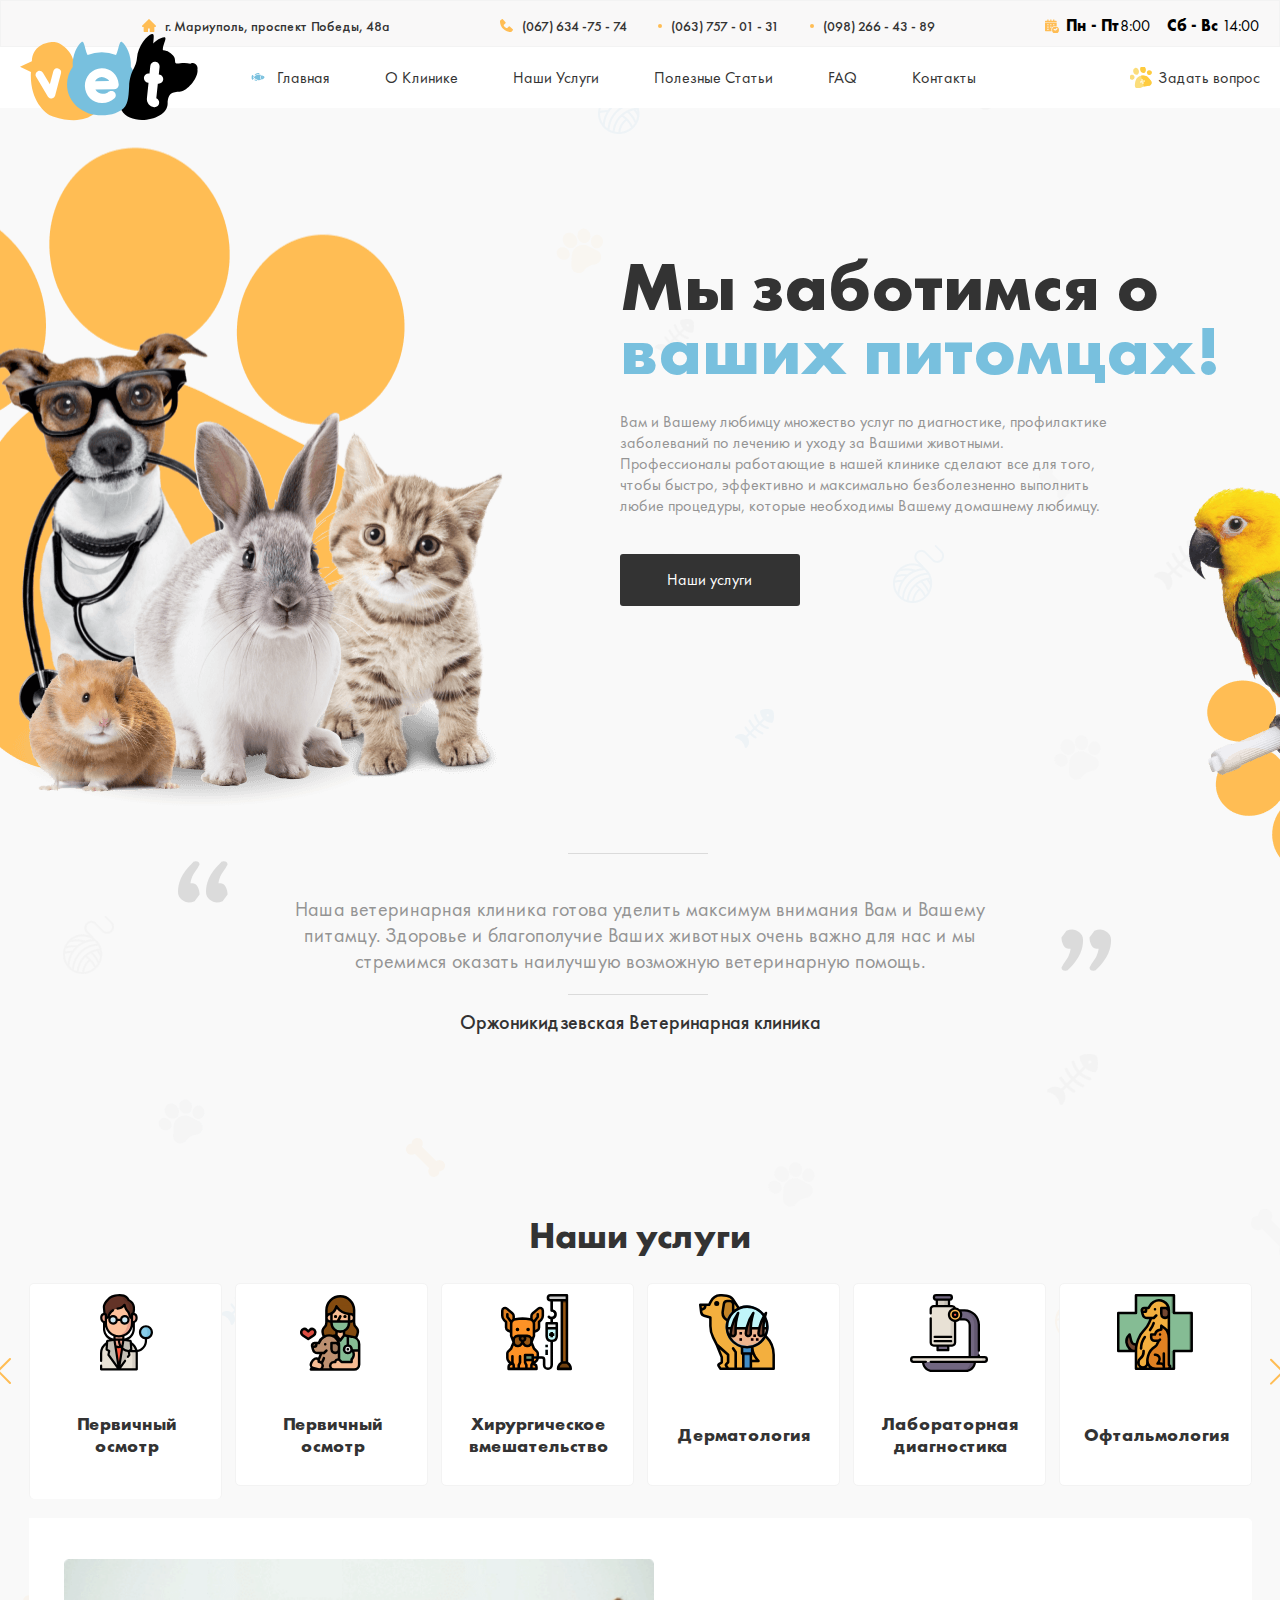
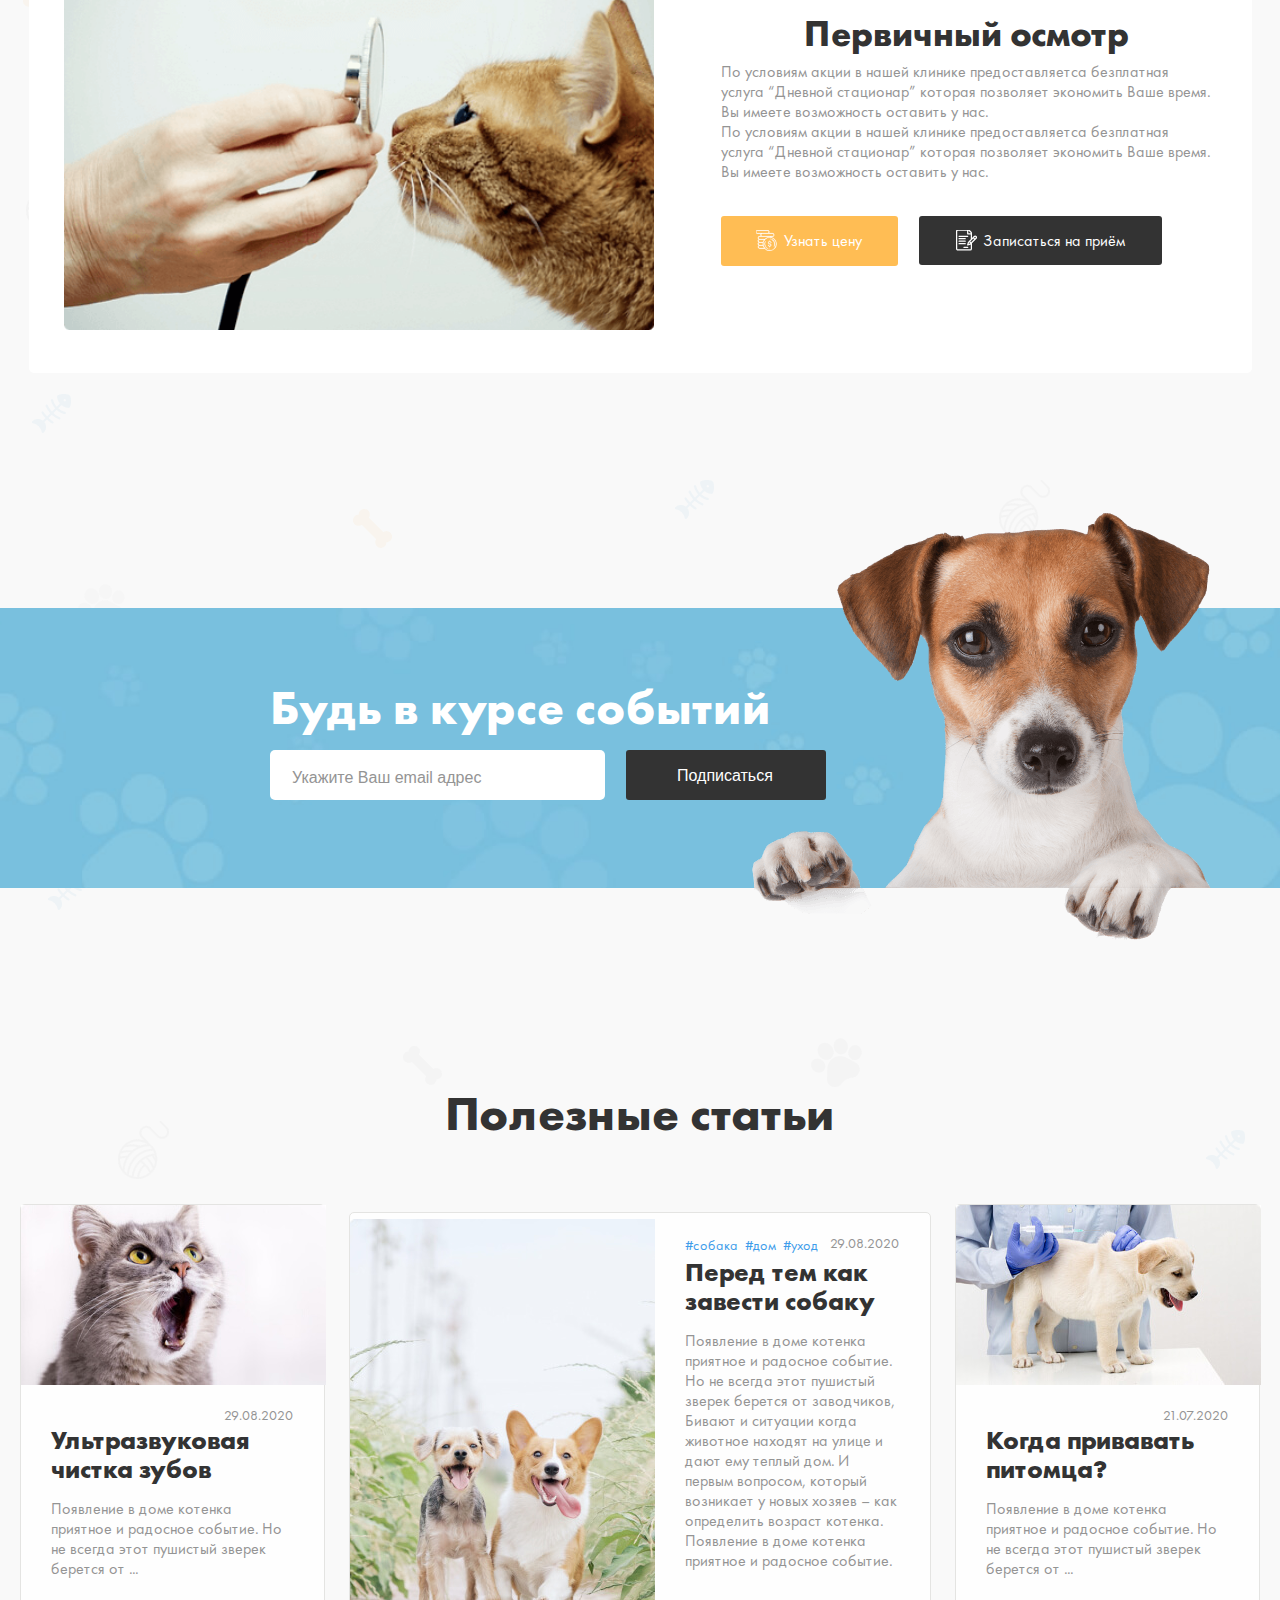
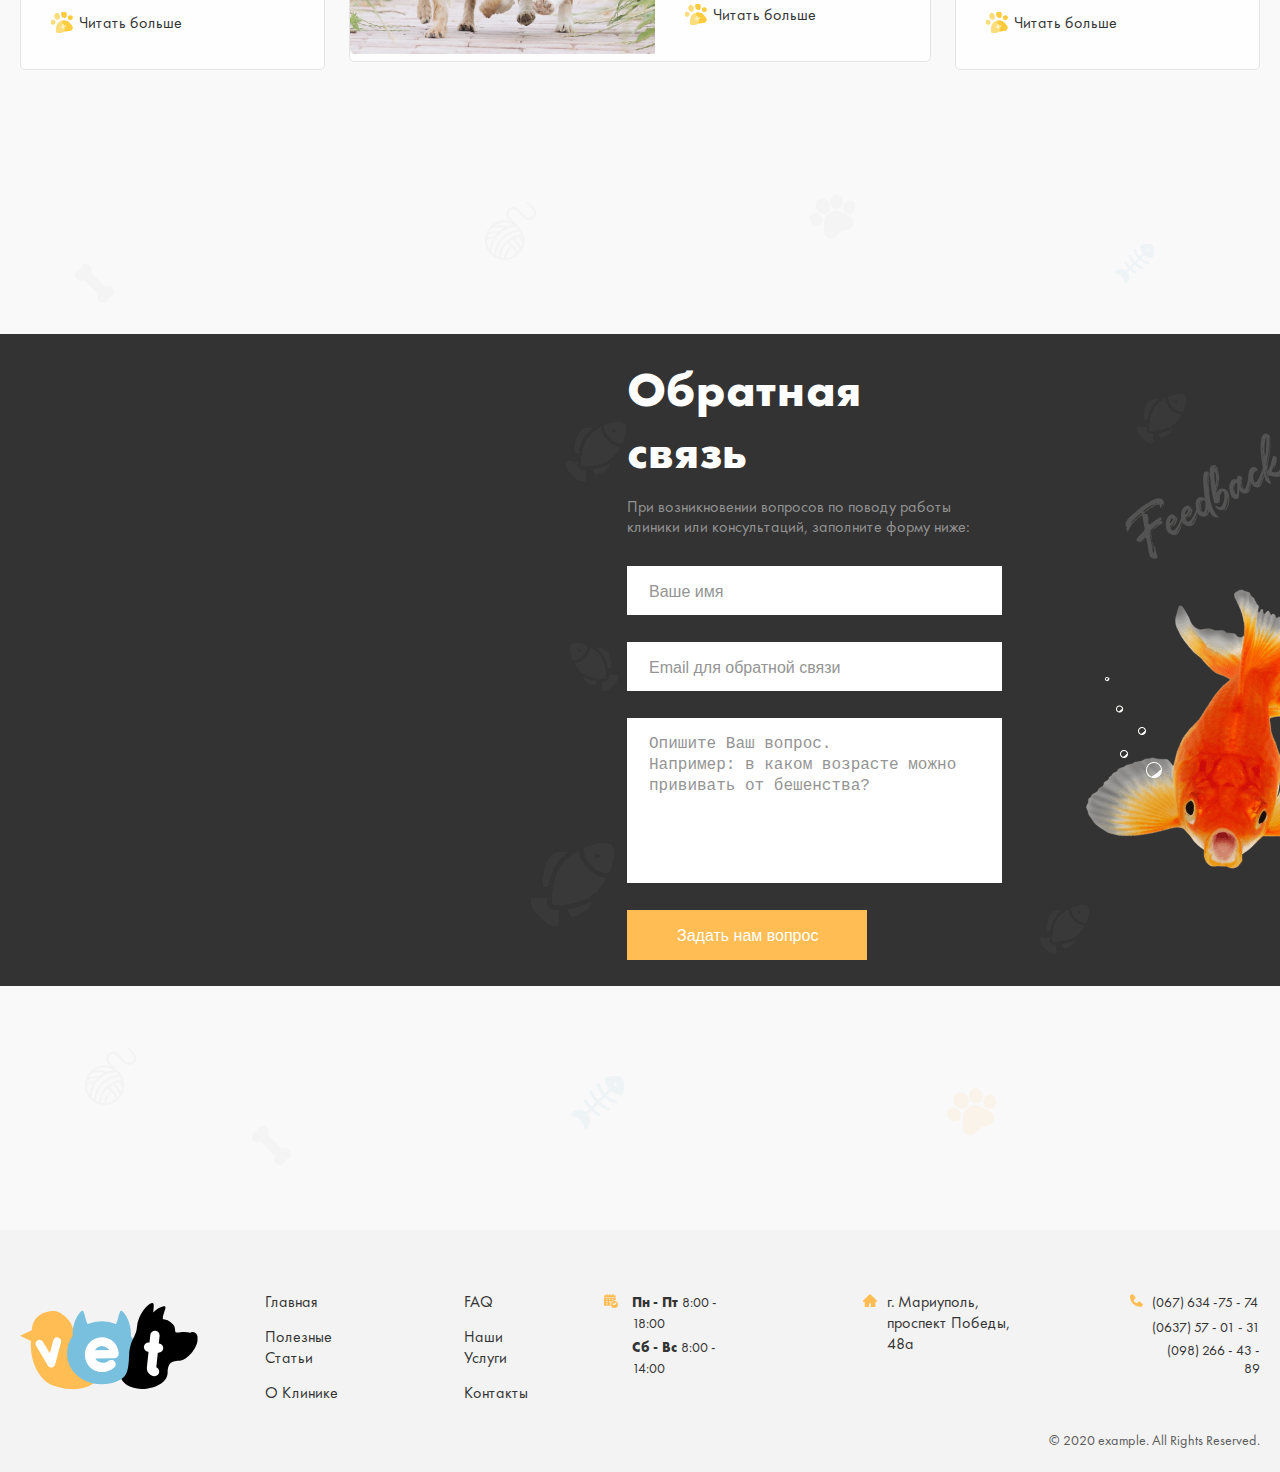
<file: index.html>
<!DOCTYPE html>
<html lang="ru">

<head>
  <meta charset="UTF-8">
  <meta http-equiv="X-UA-Compatible" content="IE=edge">
  <meta name="viewport" content="width=device-width, initial-scale=1.0">
  <title>Template project</title>
  <!-- <link rel="stylesheet" href="./css/normalize.css"> -->
  <link rel="stylesheet" href="./css/main.css">
  <!-- <link rel="stylesheet" href="./css/main.min.css"> -->
</head>

<body>
  <!-- Site header start -->
  <header class="site-header">
    <div class="site-header__inner">
      <div class="container">
        <div class="header-top">
          <address class="address">
            <a class="address__link"
            href="https://www.bing.com/maps?q=%d0%b3.+%d0%9c%d0%b0%d1%80%d0%b8%d1%83%d0%bf%d0%be%d0%bb%d1%8c%2c+%d0%bf%d1%80%d0%be%d1%81%d0%bf%d0%b5%d0%ba%d1%82+%d0%9f%d0%be%d0%b1%d0%b5%d0%b4%d1%8b%2c+48%d0%b0&FORM=HDRSC4#"
            target="blank">
            г. Мариуполь, проспект Победы, 48a
          </a>
        </address>
        <ul class="tel-list">
          <li class="tel-list__item tel-item--before">
            <a class="tel-list__link" href="tel:0676347574">
              (067) 634 -75 - 74
            </a>
          </li>
          <li class="tel-list__item">
            <a class="tel-list__link" href="tel:0637570131">
              (063) 757 - 01 - 31
            </a>
          </li>
          <li class="tel-list__item">
            <a class="tel-list__link" href="tel:0982664389">
              (098) 266 - 43 - 89
            </a>
          </li>
        </ul>
        <ul class="time-list">
          <li class="time-list__item">
            <time class="time1" datetime="2022-08-03">
              <strong class="">Пн - Пт</strong> 8:00
            </time>
          </li>
          <li class="time-list__item">
            <time class="time2" datetime="2022-08-03">
              <strong class="">Сб - Вс</strong>
              14:00
            </time>
          </li>
        </ul>
      </div>
    </div>
  </div>
  <!-- Start header bottom  -->
  <div class="site-header__bottombox">
    <div class="container">
      <div class="site-header__bottom-box">
        <a class="logo" href="./index.html">
          <img class="logo__img" src="./images/logo.svg" alt="site-logo">
        </a>
        <nav class="site-header__nav">
          <ul class="site-header__nav-list">
            <li class="site-header__nav-item">
              <a class="site-header__nav-link" href="./index.html">Главная</a>
            </li>
            <li class="site-header__nav-item">
              <a class="site-header__nav-link" href="#">О Клинике</a>
            </li>
            <li class="site-header__nav-item">
              <a class="site-header__nav-link" href="./service.html">Наши Услуги</a>
            </li>
            <li class="site-header__nav-item">
              <a class="site-header__nav-link" href="./usuful.html">Полезные Статьи</a>
            </li>
            <li class="site-header__nav-item">
              <a class="site-header__nav-link" href="./faq.html">FAQ</a>
            </li>
            <li class="site-header__nav-item">
              <a class="site-header__nav-link" href="contact.html">Контакты</a>
            </li>
          </ul>
        </nav>
        <a class="site-header__link" href="#">
          Задать вопрос
        </a>
      </div>
    </div>
  </div>
</header>
<!-- Site header finish -->

<!-- Site main start -->
<main class="site-main">
  <!-- Hero section start -->
  <section class="hero">
    <div class="container">
      <div class="hero__inner-box">
        <h2 class="hero__title">
          Мы заботимся о
          <span class="hero__title-blue">
            ваших питомцах!
          </span>
        </h2>
        <div class="hero__text-box">
          <p class="hero__text">
            Вам и Вашему любимцу множество услуг по диагностике, профилактике заболеваний по лечению и уходу за Вашими
            животными. Профессионалы работающие в нашей клинике сделают все для того, чтобы быстро, эффективно и
            максимально безболезненно выполнить любие процедуры, которые необходимы Вашему домашнему любимцу.
          </p>
        </div>
        <a class="hero__link" href="#">
          Наши услуги
        </a>
      </div>
    </div>
  </section>
  <!-- Hero section finish -->
  
  <!-- Quote section start  -->
  <section class="quote">
    <div class="container">
      <div class="quote__box">
        <h2 class="visually-hidden">Наша ветеринарная клиника</h2>
        <blockquote class="quote__text">
          Наша ветеринарная клиника готова уделить максимум внимания
          Вам и Вашему питамцу. Здоровье и благополучие Ваших животных
          очень важно для нас и мы стремимся оказать наилучшую возможную
          ветеринарную помощь.
        </blockquote>
        <h3 class="quote__title">
          Оржоникидзевская Ветеринарная клиника
        </h3>
      </div>
    </div>
  </section>
  <!-- Quote section finish  -->
  
  <!-- Service section start  -->
  <section class="service">
    <div class="container">
      <div class="service__box">
        <h2 class="service__title">
          Наши услуги
        </h2>
        <div class="service__list-box">
          <ol class="service__list">
            <li class="service__item">
              <h3 class="service__item-text heading">
                <a class="service__item-link service__item-link--top" href="./open.html">
                  Первичный осмотр
                </a>
              </h3>
            </li>
            <li class="service__item">
              <h3 class="service__item-title">
                <a class="service__item-link" href="./open.html">
                  Первичный осмотр
                </a>
              </h3>
            </li>
            <li class="service__item">
              <h3 class="service__item-text">
                <a class="service__item-link" href="#">
                  Хирургическое вмешательство
                </a>
              </h3>
            </li>
            <li class="service__item">
              <h3 class="service__item-text">
                <a class="service__item-link service__item-link--first-line" href="#">
                  Дерматология
                </a>
              </h3>
            </li>
            <li class="service__item">
              <h3 class="service__item-text">
                <a class="service__item-link" href="#">
                  Лабораторная диагностика
                </a>
              </h3>
            </li>
            <li class="service__item">
              <h3 class="service__item-text">
                <a class="service__item-link service__item-link--first-line" href="#">
                  Офтальмология
                </a>
              </h3>
            </li>
            <li class="service__item">
              <h3 class="service__item-text">
                <a class="service__item-link" href="#">
                  УЗИ диагностика
                </a>
              </h3>
            </li>
            <li class="service__item">
              <h3 class="service__item-text">
                <a class="service__item-link service__item-link--first-line" href="#">
                  Чипирование
                </a>
              </h3>
            </li>
            <li class="service__item">
              <h3 class="service__item-text">
                <a class="service__item-link" href="#">
                  Международные паспорта
                </a>
              </h3>
            </li>
            <li class="service__item">
              <h3 class="service__item-text">
                <a class="service__item-link service__item-link--first-line" href="#">
                  Вакцинация
                </a>
              </h3>
            </li>
            <li class="service__item">
              <h3 class="service__item-text">
                <a class="service__item-link service__item-link--first-line" href="#">
                  Стоматология
                </a>
              </h3>
            </li>
            <li class="service__item">
              <h3 class="service__item-text">
                <a class="service__item-link service__item-link--first-line" href="#">
                  Вызов на дом
                </a>
              </h3>
            </li>
          </ol>
          <button class="service__arrot-left"></button>
          <button class="service__arrot-right"></button>
        </div>
        <div class="service__info-box">
          <img src="./images/Cat-in-veterinary.png" 
          width="590"
          height="332"
          srcset="./images/Cat-in-veterinary.png 1x , ./images/Cat-in-veterinary@2x.png 2x"
          alt="img">
          <div class="service__text-box">
            <h3 class="service__title">
              Первичный осмотр
            </h3>
            <p class="service__desc">
              По условиям акции в нашей клинике предоставляетса безплатная услуга “Дневной стационар” которая позволяет экономить Ваше время. Вы имеете возможность оставить у нас.
            </p>
            <p class="service__desc">
              По условиям акции в нашей клинике предоставляетса безплатная услуга “Дневной стационар” которая позволяет экономить Ваше время. Вы имеете возможность оставить у нас.
            </p>
            <div class="service__link-box">
              <a class="service__link service__link--money" href="#">Узнать цену</a>
              <a class="service__link service__link--document" href="#">Записаться на приём</a>
            </div>
          </div>
        </div>
      </div>
    </div>
  </section>
  <!--  Service section finish  -->
  
  <!-- Article start -->
  <article class="site-article">
    <div class="container">
      <div class="site-article__box">
        <div class="site-article__text-box">
          <h2 class="site-article__text">
            Будь в курсе событий
          </h2>
          <form class="site-article__form" action="https://echo.htmlacademy.ru/" method="post" autocomplete="off">
            <input class="site-article__input-zone" type="email" name="user_email" id="user_email"
            aria-label="Enter your email" required placeholder="Укажите Ваш email адрес">
            
            <button class="site-article__button" type="submit">Подписаться</button>
          </form>
        </div>
        <img class="site-article__image" src="./images/dog.png" 
        width="613"
        height="481"
        srcset="./images/dog.png 1x , ./images/dog@2x.png 2x"
        alt="img">
      </div>
    </div>
  </article>
  <!-- Article finish -->
  
  <!-- usefull article start  -->
  <section class="usefull-article">
    <div class="container">
      <h2 class="usefull-article__text">
        Полезные статьи
      </h2>
      <ul class="usefull-article__list">
        <li class="usefull-article__item ">
          <img class="usefull-article__img" src="./images/cat.jpg"
          srcset="./images/cat.jpg 1x, ./images/cat@2x.jpg    2x"
          alt="img">
          <div class="usefull-article__box">
            <div class="usefull-article__timebox">
              <ul class="usefull-article__categorie-list">
                <li class="usefull-article__categorie-item">
                  <a class="usefull-article__categorie-link" href="#">
                    #кошка
                  </a>
                </li>
                <li class="usefull-article__categorie-item">
                  <a class="usefull-article__categorie-link" href="#">
                    #дом
                  </a>
                </li>
                <li class="usefull-article__categorie-item">
                  <a class="usefull-article__categorie-link" href="#">
                    #уход
                  </a>
                </li>
              </ul>
              <time class="usefull-article__time" datetime="2020-08-29 19:06">
                29.08.2020
              </time>
            </div>
            <div class="usefull-article__text-box">
              <h3 class="usefull-article__text-box-text">
                Ультразвуковая чистка зубов
              </h3>
            </div>
            <p class="usefull-article__desc-short">
              Появление в доме котенка приятное и радосное событие. Но не всегда этот пушистый зверек берется от ...
            </p>
            <p class="usefull-article__desc-long">
              Появление в доме котенка приятное и радосное событие. Но не всегда этот пушистый зверек берется от заводчиков, Бивают и ситуации когда животное находят на улице и дают ему теплый дом. И первым вопросом, который возникает у новых хозяев – как определить возраст котенка. Появление в доме котенка приятное и радосное событие.
            </p>
            <a class="usefull-article__link" href="#">Читать больше</a>
          </div>
        </li>
        <li class="usefull-article__item usefull-article__item--active">
          <img class="usefull-article__img" src="./images/Dogs.jpg"
          srcset="./images/Dogs.jpg 1x , ./images/Dogs@2x.jpg 2x"
          alt="img">
          <div class="usefull-article__box">
            <div class="usefull-article__timebox">
              <ul class="usefull-article__categorie-list">
                <li class="usefull-article__categorie-item">
                  <a class="usefull-article__categorie-link" href="#">
                    #собака
                  </a>
                </li>
                <li class="usefull-article__categorie-item">
                  <a class="usefull-article__categorie-link" href="#">
                    #дом
                  </a>
                </li>
                <li class="usefull-article__categorie-item">
                  <a class="usefull-article__categorie-link" href="#">
                    #уход
                  </a>
                </li>
              </ul>
              <time class="usefull-article__time" datetime="2020-08-29 19:06">
                29.08.2020
              </time>
            </div>
            <div class="usefull-article__text-box">
              <h3 class="usefull-article__text-box-text">
                Перед тем как завести собаку
              </h3>
            </div>
            <p class="usefull-article__desc-short">
              Появление в доме котенка приятное и радосное событие. Но не всегда этот пушистый зверек берется от ...
            </p>
            <p class="usefull-article__desc-long">
              Появление в доме котенка приятное и радосное событие. Но не всегда этот пушистый зверек берется от заводчиков, Бивают и ситуации когда животное находят на улице и дают ему теплый дом. И первым вопросом, который возникает у новых хозяев – как определить возраст котенка. Появление в доме котенка приятное и радосное событие.
            </p>
            <a class="usefull-article__link" href="#">Читать больше</a>
          </div>
        </li>
        <li class="usefull-article__item">
          <img class="usefull-article__img" src="./images/dog-in-veterinary.jpg"
          srcset="./images/dog-in-veterinary.jpg 1x , ./images/dog-in-veterinary@2x.jpg 2x"
          alt="img">
          <div class="usefull-article__box">
            <div class="usefull-article__timebox">
              <ul class="usefull-article__categorie-list">
                <li class="usefull-article__categorie-item">
                  <a class="usefull-article__categorie-link" href="#">
                    #собака
                  </a>
                </li>
                <li class="usefull-article__categorie-item">
                  <a class="usefull-article__categorie-link" href="#">
                    #дом
                  </a>
                </li>
                <li class="usefull-article__categorie-item">
                  <a class="usefull-article__categorie-link" href="#">
                    #уход
                  </a>
                </li>
              </ul>
              <time class="usefull-article__time" datetime="2020-08-29 19:06">
                21.07.2020
              </time>
            </div>
            <div class="usefull-article__text-box">
              <h3 class="usefull-article__text-box-text">
                Когда привавать питомца?
              </h3>
            </div>
            <p class="usefull-article__desc-short">
              Появление в доме котенка приятное и радосное событие. Но не всегда этот пушистый зверек берется от ...
            </p>
            <p class="usefull-article__desc-long">
              Появление в доме котенка приятное и радосное событие. Но не всегда этот пушистый зверек берется от заводчиков, Бивают и ситуации когда животное находят на улице и дают ему теплый дом. И первым вопросом, который возникает у новых хозяев – как определить возраст котенка. Появление в доме котенка приятное и радосное событие.
            </p>
            <a class="usefull-article__link" href="#">Читать больше</a>
          </div>
        </li>
      </ul>
    </div>
  </section>
  <!-- Usefull article finish  -->
  
  <!-- Question start  -->
  <section class="question">
    <div class="question__box">
      <iframe class="question__map" src="https://www.google.com/maps/embed?pb=!1m18!1m12!1m3!1d4157.567048965797!2d37.5339447778192!3d47.111147215445236!2m3!1f0!2f0!3f0!3m2!1i1024!2i768!4f13.1!3m3!1m2!1s0x40e6e38c40595daf%3A0x8fe58f6df64d4ef6!2z0YPQuy4g0J7Qu9C10LrRgdCw0L3QtNGA0LAg0J7RgdGC0YDQvtCy0YHRjNC60L7Qs9C-LCAyOCwg0JzQsNGA0LjRg9C_0L7Qu9GMLCDQlNC-0L3QtdGG0LrQsNGPINC-0LHQu9Cw0YHRgtGMLCDQo9C60YDQsNC40L3QsCwgODc1MDA!5e0!3m2!1sru!2sus!4v1659528355232!5m2!1sru!2sus" width="462" height="652"  allowfullscreen="" loading="lazy" referrerpolicy="no-referrer-when-downgrade"></iframe>
      
      <div class="question__text-box">
        <h2 class="question__text">
          Обратная связь
        </h2>
        <p class="question__desc">
          При возникновении вопросов по поводу работы клиники или консультаций, заполните форму ниже:
        </p>
        <form class="question__form" action="https://echo.htmlacademy.ru/" method="post" autocomplete="off">
          <input class="question__input-zone" type="text" name="user_name_for_question" id="user_name_for_question" minlength="3"
          maxlength="1000000" aria-label="Enter your name"  placeholder="Ваше имя">
          
          <input class="question__input-zone" type="email" name="user_email_for_question" id="user_email_for_question"
          aria-label="Enter your email"  placeholder="Email для обратной связи">
          
          <textarea class="question__input-zone question__input-zone--question" name="user_question" id="user_question" 
          minlength="3" aria-label="Enter your question"   placeholder="Опишите Ваш вопрос.                              Например: в каком возрасте можно       прививать от бешенства?"></textarea>
          
          <button class="question__button" type="submit">Задать нам вопрос</button>
        </form>
      </div>
    </div>
  </section>
  <!-- question finish  -->
</main>

<!-- Site main finish -->

<!-- Site footer start -->
<footer class="site-footer">
  <div class="container">
      <div class="site-footer__box">
          <div class="site-footer__inner">
              <a class="logo logo--footer" href="./index.html">
                  <img src="./images/logo.svg" alt="logo">
              </a>
              <nav class="site-footer__nav">
                  <ol class="site-footer__nav-list">
                      <li class="site-footer__nav-item">
                          <a class="site-footer__nav-link" href="#">Главная</a>
                      </li>
                      <li class="site-footer__nav-item">
                          <a class="site-footer__nav-link" href="#">Полезные Статьи</a>
                      </li>
                      <li class="site-footer__nav-item">
                          <a class="site-footer__nav-link" href="./about.html">О Клинике</a>
                      </li>
                  </ol>
                  <ol class="site-footer__nav-list">
                      <li class="site-footer__nav-item">
                          <a class="site-footer__nav-link" href="#">FAQ</a>
                      </li>
                      <li class="site-footer__nav-item">
                          <a class="site-footer__nav-link" href="#">Наши Услуги</a>
                      </li>
                      <li class="site-footer__nav-item">
                          <a class="site-footer__nav-link" href="#">Контакты</a>
                      </li>
                  </ol>
              </nav>
              <ol class="site-footer__date-list">
                  <li class="site-footer__date-item">
                      <time class="site-footer__datetime" datetime="2022-08-03 08:00">
                          <strong>
                              Пн - Пт
                          </strong>
                          8:00 - 18:00
                      </time>
                  </li>
                  <li class="site-footer__date-item">
                      <time class="site-footer__datetime" datetime="2022-08-03 08:00">
                          <strong>
                              Сб - Вс
                          </strong>
                          8:00 - 14:00
                      </time>
                  </li>
              </ol>
              <address class="site-footer__adress">
                  <a class="site-footer__adress-link" href="https://www.google.com/search?q=%D0%B3.+%D0%9C%D0%B0%D1%80%D0%B8%D1%83%D0%BF%D0%BE%D0%BB%D1%8C%2C+%D0%BF%D1%80%D0%BE%D1%81%D0%BF%D0%B5%D0%BA%D1%82+%D0%9F%D0%BE%D0%B1%D0%B5%D0%B4%D1%8B%2C+48%D0%B0&oq=%D0%B3.+%D0%9C%D0%B0%D1%80%D0%B8%D1%83%D0%BF%D0%BE%D0%BB%D1%8C%2C+%D0%BF%D1%80%D0%BE%D1%81%D0%BF%D0%B5%D0%BA%D1%82+%D0%9F%D0%BE%D0%B1%D0%B5%D0%B4%D1%8B%2C+48%D0%B0&aqs=chrome.0.69i59.623j0j7&sourceid=chrome&ie=UTF-8" target="blank">
                      г. Мариуполь, проспект Победы, 48а
                  </a>
              </address>
              <ul class="site-footer__phone-list">
                  <li class="site-footer__phone-item">
                      <a class="site-footer__phone-link" href="tel:0676347574">(067) 634 -75 - 74</a>
                  </li>
                  <li class="site-footer__phone-item">
                      <a class="site-footer__phone-link" href="tel:0637570131">(0637) 57 - 01 - 31</a>
                  </li>
                  <li class="site-footer__phone-item">
                      <a class="site-footer__phone-link" href="tel:0982664389">(098) 266 - 43 - 89</a>
                  </li>
              </ul>
          </div>
          <span class="site-footer__bent">© 2020 example. All Rights Reserved.</span>
      </div>
  </div>
</footer>
<!-- Site footer finish -->
<!-- Modal section start -->
<!-- <div class="modal">
  <div class="modal__window">
    <button class="modal__x-button modal__x-button--js-close-modal" type="button"></button>
    <div class="modal__authorization">
      <span class="modal__authorization-text">
        Авторизация:
      </span>
      <a class="modal__link modal__link--google" href="#">
        Войти через Google
      </a>
      <a class="modal__link modal__link--facebook" href="#">
        Войти через Facebook
      </a>
    </div>
    <div class="modal__form-box">
      <h2 class="modal-text">
        Задать вопрос
      </h2>
      <form class="modal__form" action="https://echo.htmlacademy.ru/" method="post" autocomplete="off">
        <input class="modal__input-zone" type="text" name="user_name" id="user_name" minlength="3"
        maxlength="1000000" aria-label="Enter your name" required placeholder="Ваше имя">
        
        <textarea class="modal__input-zone modal__input-zone--question" name="user_question" id="user_question" 
        minlength="3" aria-label="Enter your question"   placeholder="Опишите Ваш вопрос.                               Например: в каком возрасте можно         прививать от бешенства?"></textarea>
        
        <button class="modal__button" type="submit">Отправить </button>
      </form>
    </div>
  </div>
</div> -->
<!-- Modal section finish -->
</body>

</html>
</file>
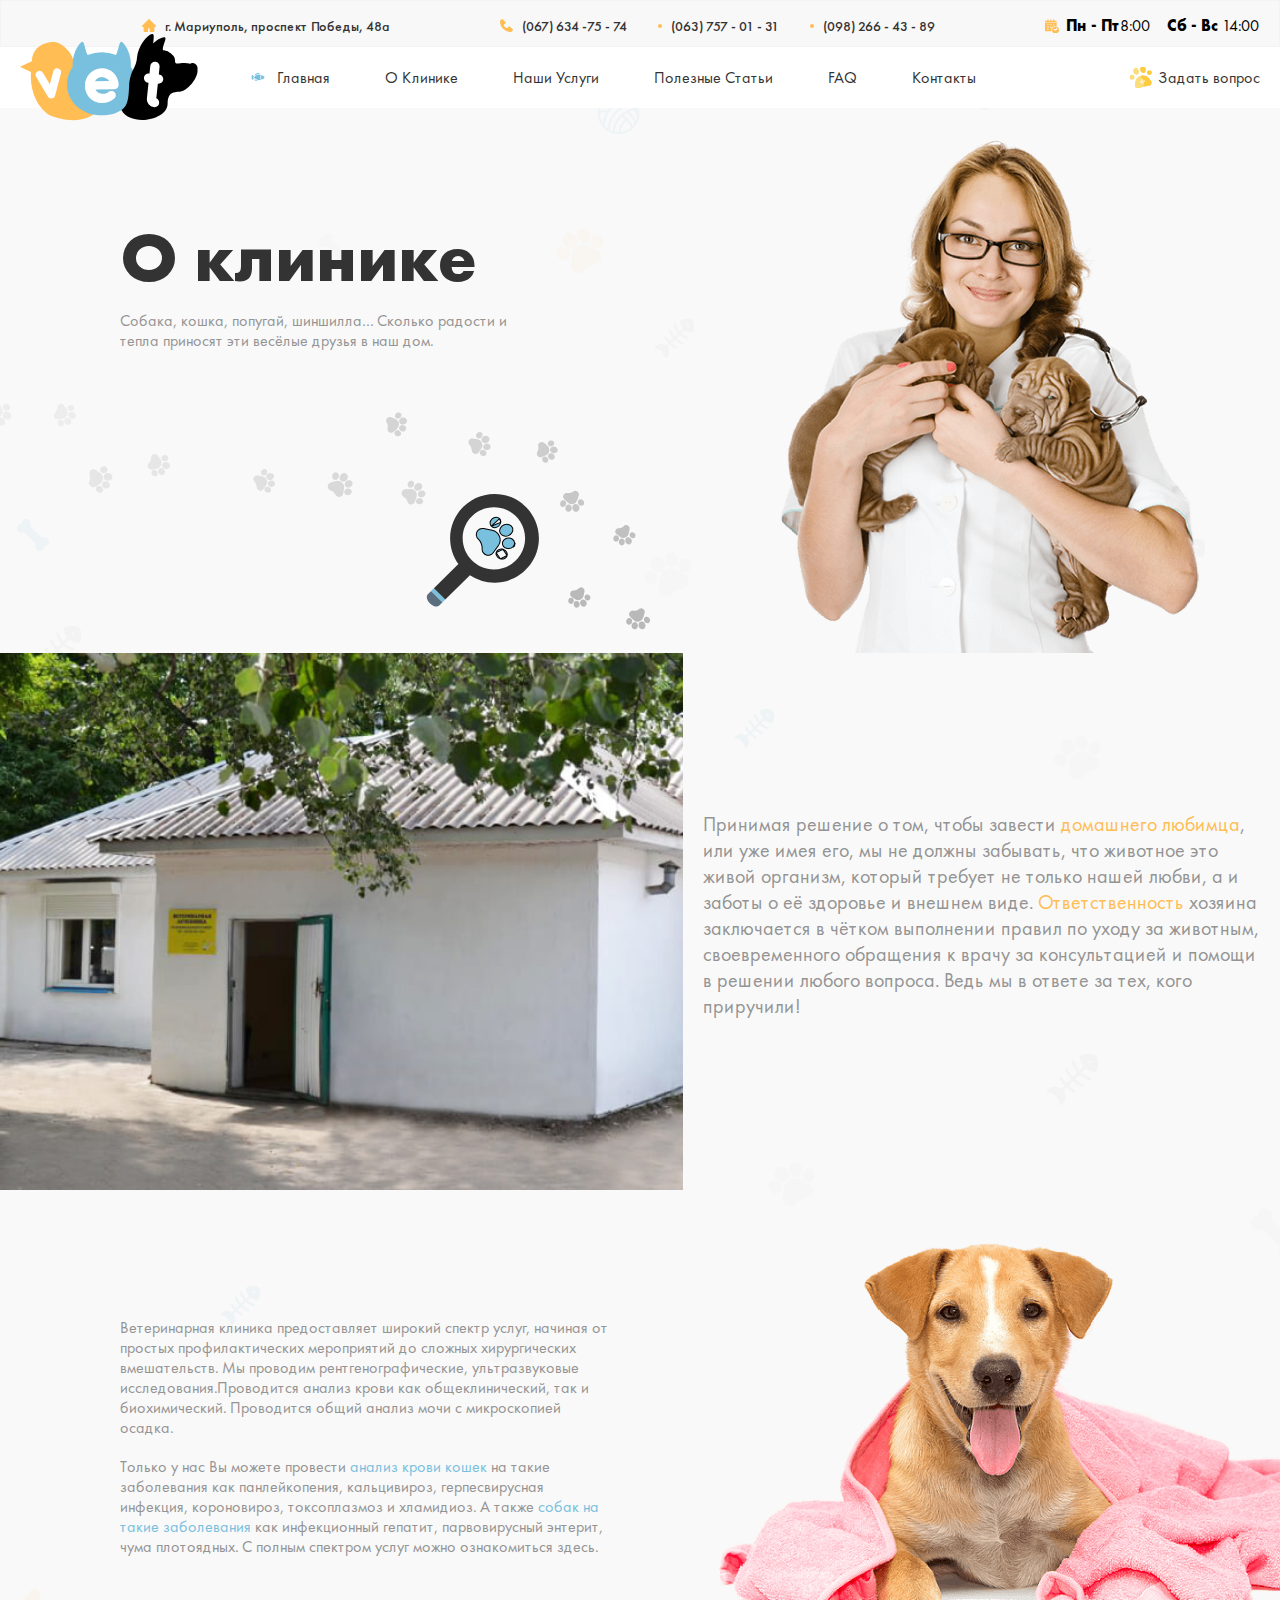
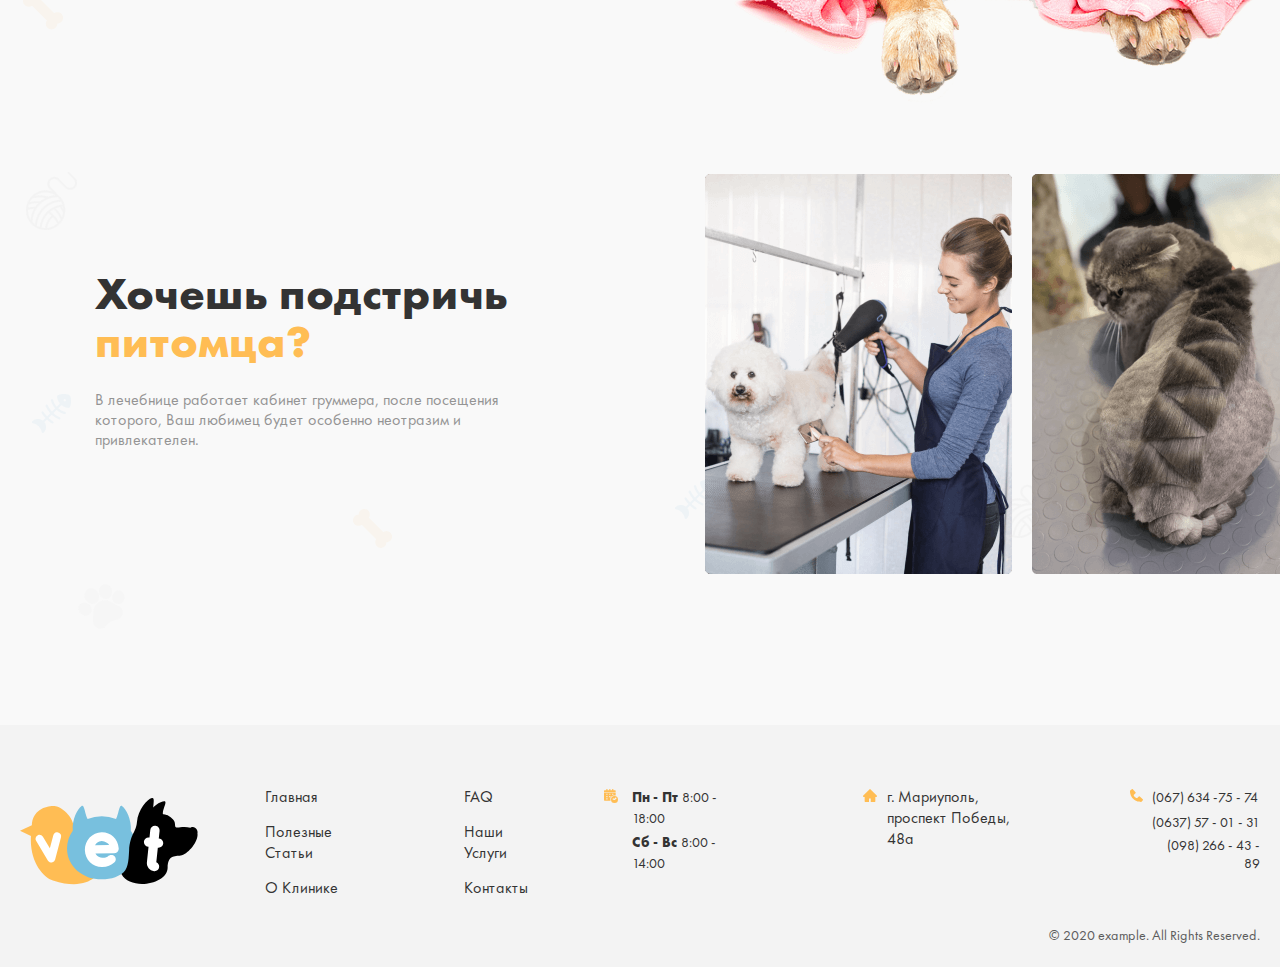
<file: about.html>
<!DOCTYPE html>
<html lang="en">
<head>
    <meta charset="UTF-8">
    <meta http-equiv="X-UA-Compatible" content="IE=edge">
    <meta name="viewport" content="width=device-width, initial-scale=1.0">
    <title>Document</title>
    <link rel="stylesheet" href="./css/main.css">
</head>
<body>
    <!-- Site header start -->
    <header class="site-header">
        <div class="site-header__inner">
            <div class="container">
                <div class="header-top">
                    <address class="address">
                        <a class="address__link"
                        href="https://www.bing.com/maps?q=%d0%b3.+%d0%9c%d0%b0%d1%80%d0%b8%d1%83%d0%bf%d0%be%d0%bb%d1%8c%2c+%d0%bf%d1%80%d0%be%d1%81%d0%bf%d0%b5%d0%ba%d1%82+%d0%9f%d0%be%d0%b1%d0%b5%d0%b4%d1%8b%2c+48%d0%b0&FORM=HDRSC4#"
                        target="blank">
                        г. Мариуполь, проспект Победы, 48a
                    </a>
                </address>
                <ul class="tel-list">
                    <li class="tel-list__item tel-item--before">
                        <a class="tel-list__link" href="tel:0676347574">
                            (067) 634 -75 - 74
                        </a>
                    </li>
                    <li class="tel-list__item">
                        <a class="tel-list__link" href="tel:0637570131">
                            (063) 757 - 01 - 31
                        </a>
                    </li>
                    <li class="tel-list__item">
                        <a class="tel-list__link" href="tel:0982664389">
                            (098) 266 - 43 - 89
                        </a>
                    </li>
                </ul>
                <ul class="time-list">
                    <li class="time-list__item">
                        <time class="time1" datetime="2022-08-03">
                            <strong class="">Пн - Пт</strong> 8:00
                        </time>
                    </li>
                    <li class="time-list__item">
                        <time class="time2" datetime="2022-08-03">
                            <strong class="">Сб - Вс</strong>
                            14:00
                        </time>
                    </li>
                </ul>
            </div>
        </div>
    </div>
    <!-- Start header bottom  -->
    <div class="site-header__bottombox">
        <div class="container">
            <div class="site-header__bottom-box">
                <a class="logo" href="./index.html">
                    <img class="logo__img" src="./images/logo.svg" alt="site-logo">
                </a>
                <nav class="site-header__nav">
                    <ul class="site-header__nav-list">
                        <li class="site-header__nav-item">
                            <a class="site-header__nav-link" href="./index.html">Главная</a>
                        </li>
                        <li class="site-header__nav-item">
                            <a class="site-header__nav-link" href="./about.html">О Клинике</a>
                        </li>
                        <li class="site-header__nav-item">
                            <a class="site-header__nav-link" href="./service.html">Наши Услуги</a>
                        </li>
                        <li class="site-header__nav-item">
                            <a class="site-header__nav-link" href="./usuful.html">Полезные Статьи</a>
                        </li>
                        <li class="site-header__nav-item">
                            <a class="site-header__nav-link" href="./faq.html">FAQ</a>
                        </li>
                        <li class="site-header__nav-item">
                            <a class="site-header__nav-link" href="contact.html">Контакты</a>
                        </li>
                    </ul>
                </nav>
                <a class="site-header__link" href="#">
                    Задать вопрос
                </a>
            </div>
        </div>
    </div>
</header>
<!-- Site header finish -->

<main class="site-main">
    <section class="about-hero">
        <div class="container">
            <div class="about-hero__intro">
                <div class="about-hero__inner">
                    <h2 class="about-hero__heading">
                        О клинике
                    </h2>
                    <p class="about-hero__text">
                        Собака, кошка, попугай, шиншилла… Сколько радости и тепла приносят эти весёлые друзья в наш дом.
                    </p>
                </div>
                <div class="about-hero__img-box">
                    <img src="./images/nurse.png" 
                    width="448"
                    height="545"
                    alt="nurse">
                    
                </div>
            </div>
        </div>
    </section>
    <section class="our-about">
        <img src="./images/Home-vet.jpg" 
        width="700"
        height="450"
        alt="home vet">
        <div class="container">
            <div class="our-about__box">
                <p class="our-about__text">
                    Принимая решение о том, чтобы завести <span class="about-textcolor">домашнего любимца</span>, или уже имея его,
                    мы не должны забывать, что животное это живой организм, который требует не 
                    только нашей любви, а и заботы о её здоровье и  внешнем виде. <span class="about-textcolor">Ответственность</span>  
                    хозяина заключается в чётком выполнении правил по уходу за животным, своевременного 
                    обращения к врачу за консультацией и помощи в решении любого вопроса. Ведь мы в ответе 
                    за тех, кого приручили!
                </p>
            </div>
        </div>
    </section>
    <section class="about">
        <div class="container">
            <div class="about__box">
                <p class="about__text">
                    Ветеринарная клиника предоставляет широкий спектр услуг,  
                    начиная от простых профилактических мероприятий до сложных 
                    хирургических вмешательств. Мы проводим рентгенографические,
                    ультразвуковые исследования.Проводится анализ крови как общеклинический, 
                    так и биохимический. Проводится общий анализ мочи с микроскопией осадка. 
                </p>
                <p class="about__text">
                    Только у нас Вы можете провести <span class="about-textblue">анализ крови кошек</span> на такие заболевания как 
                    панлейкопения, кальцивироз, герпесвирусная инфекция, короновироз, токсоплазмоз
                    и хламидиоз. А также <span class="about-textblue">собак на такие заболевания</span> как инфекционный гепатит, парвовирусный
                    энтерит, чума плотоядных. С полным спектром услуг можно ознакомиться здесь.
                </p>
            </div>
        </div>
    </section>
    <section class="about-service">
        <div class="container">
            <div class="about-service__box">
                <h2 class="about-service__heading">
                    Хочешь подстричь <span class="heading-yellow">питомца?</span> 
                </h2>
                <p class="about-service__text">
                    В лечебнице работает кабинет груммера, после посещения которого, 
                    Ваш любимец будет особенно неотразим и привлекателен.
                </p>
            </div>
            <ul class="about-service__list">
                <li class="about-service__item">
                    <img src="./images/girl-hot.png"
                    width="307"
                    height="400"
                    alt="girl">
                </li>
                <li class="about-service__item">
                    <img src="./images/grey-cat.png" 
                    width="307"
                    height="400"
                    alt="cat">
                </li>
                <li class="about-service__item">
                    <img src="./images/tall-hair-dog.png"
                    width="307"
                    height="400"
                    alt="dog">
                </li>
            </ul>
        </div>
    </section>  
</main>
<!-- Site footer start -->
<footer class="site-footer">
    <div class="container">
        <div class="site-footer__box">
            <div class="site-footer__inner">
                <a class="logo logo--footer" href="./index.html">
                    <img src="./images/logo.svg" alt="logo">
                </a>
                <nav class="site-footer__nav">
                    <ol class="site-footer__nav-list">
                        <li class="site-footer__nav-item">
                            <a class="site-footer__nav-link" href="#">Главная</a>
                        </li>
                        <li class="site-footer__nav-item">
                            <a class="site-footer__nav-link" href="#">Полезные Статьи</a>
                        </li>
                        <li class="site-footer__nav-item">
                            <a class="site-footer__nav-link" href="#">О Клинике</a>
                        </li>
                    </ol>
                    <ol class="site-footer__nav-list">
                        <li class="site-footer__nav-item">
                            <a class="site-footer__nav-link" href="#">FAQ</a>
                        </li>
                        <li class="site-footer__nav-item">
                            <a class="site-footer__nav-link" href="#">Наши Услуги</a>
                        </li>
                        <li class="site-footer__nav-item">
                            <a class="site-footer__nav-link" href="#">Контакты</a>
                        </li>
                    </ol>
                </nav>
                <ol class="site-footer__date-list">
                    <li class="site-footer__date-item">
                        <time class="site-footer__datetime" datetime="2022-08-03 08:00">
                            <strong>
                                Пн - Пт
                            </strong>
                            8:00 - 18:00
                        </time>
                    </li>
                    <li class="site-footer__date-item">
                        <time class="site-footer__datetime" datetime="2022-08-03 08:00">
                            <strong>
                                Сб - Вс
                            </strong>
                            8:00 - 14:00
                        </time>
                    </li>
                </ol>
                <address class="site-footer__adress">
                    <a class="site-footer__adress-link" href="https://www.google.com/search?q=%D0%B3.+%D0%9C%D0%B0%D1%80%D0%B8%D1%83%D0%BF%D0%BE%D0%BB%D1%8C%2C+%D0%BF%D1%80%D0%BE%D1%81%D0%BF%D0%B5%D0%BA%D1%82+%D0%9F%D0%BE%D0%B1%D0%B5%D0%B4%D1%8B%2C+48%D0%B0&oq=%D0%B3.+%D0%9C%D0%B0%D1%80%D0%B8%D1%83%D0%BF%D0%BE%D0%BB%D1%8C%2C+%D0%BF%D1%80%D0%BE%D1%81%D0%BF%D0%B5%D0%BA%D1%82+%D0%9F%D0%BE%D0%B1%D0%B5%D0%B4%D1%8B%2C+48%D0%B0&aqs=chrome.0.69i59.623j0j7&sourceid=chrome&ie=UTF-8" target="blank">
                        г. Мариуполь, проспект Победы, 48а
                    </a>
                </address>
                <ul class="site-footer__phone-list">
                    <li class="site-footer__phone-item">
                        <a class="site-footer__phone-link" href="tel:0676347574">(067) 634 -75 - 74</a>
                    </li>
                    <li class="site-footer__phone-item">
                        <a class="site-footer__phone-link" href="tel:0637570131">(0637) 57 - 01 - 31</a>
                    </li>
                    <li class="site-footer__phone-item">
                        <a class="site-footer__phone-link" href="tel:0982664389">(098) 266 - 43 - 89</a>
                    </li>
                </ul>
            </div>
            <span class="site-footer__bent">© 2020 example. All Rights Reserved.</span>
        </div>
    </div>
</footer>
<!-- Site footer finish -->
</body>
</html>
</file>
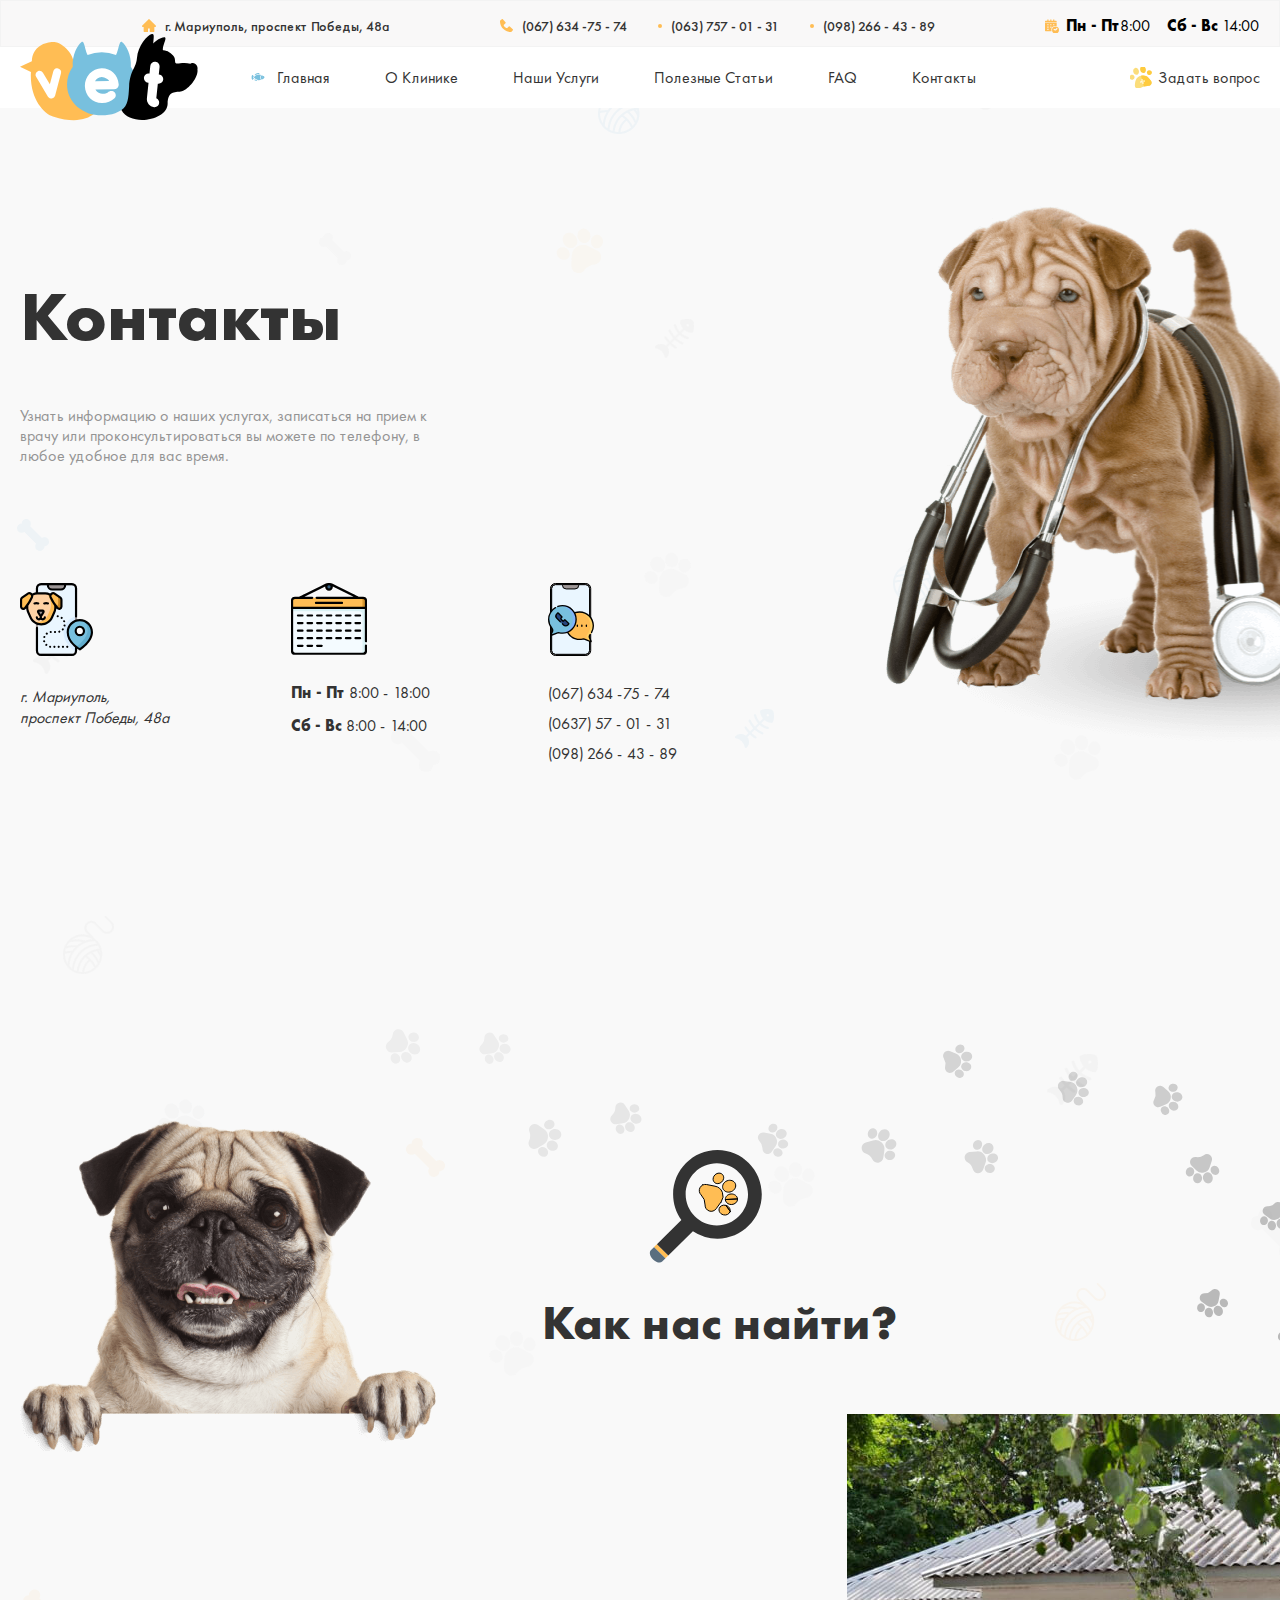
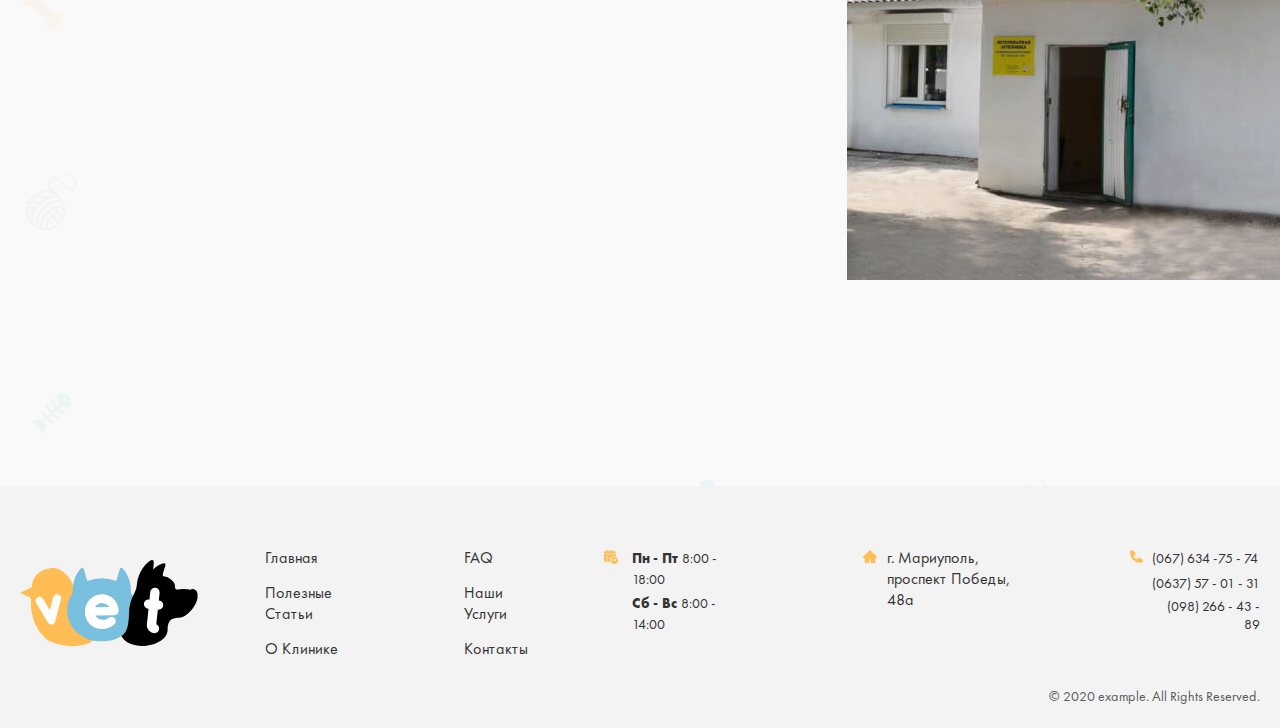
<file: contact.html>
<!DOCTYPE html>
<html lang="en">
<head>
    <meta charset="UTF-8">
    <meta http-equiv="X-UA-Compatible" content="IE=edge">
    <meta name="viewport" content="width=device-width, initial-scale=1.0">
    <title>Document</title>
    <link rel="stylesheet" href="./css/main.css">
</head>
<body>
    <!-- Site header start -->
    <header class="site-header">
        <div class="site-header__inner">
            <div class="container">
                <div class="header-top">
                    <address class="address">
                        <a class="address__link"
                        href="https://www.bing.com/maps?q=%d0%b3.+%d0%9c%d0%b0%d1%80%d0%b8%d1%83%d0%bf%d0%be%d0%bb%d1%8c%2c+%d0%bf%d1%80%d0%be%d1%81%d0%bf%d0%b5%d0%ba%d1%82+%d0%9f%d0%be%d0%b1%d0%b5%d0%b4%d1%8b%2c+48%d0%b0&FORM=HDRSC4#"
                        target="blank">
                        г. Мариуполь, проспект Победы, 48a
                    </a>
                </address>
                <ul class="tel-list">
                    <li class="tel-list__item tel-item--before">
                        <a class="tel-list__link" href="tel:0676347574">
                            (067) 634 -75 - 74
                        </a>
                    </li>
                    <li class="tel-list__item">
                        <a class="tel-list__link" href="tel:0637570131">
                            (063) 757 - 01 - 31
                        </a>
                    </li>
                    <li class="tel-list__item">
                        <a class="tel-list__link" href="tel:0982664389">
                            (098) 266 - 43 - 89
                        </a>
                    </li>
                </ul>
                <ul class="time-list">
                    <li class="time-list__item">
                        <time class="time1" datetime="2022-08-03">
                            <strong class="">Пн - Пт</strong> 8:00
                        </time>
                    </li>
                    <li class="time-list__item">
                        <time class="time2" datetime="2022-08-03">
                            <strong class="">Сб - Вс</strong>
                            14:00
                        </time>
                    </li>
                </ul>
            </div>
        </div>
    </div>
    <!-- Start header bottom  -->
    <div class="site-header__bottombox">
        <div class="container">
            <div class="site-header__bottom-box">
                <a class="logo" href="./index.html">
                    <img class="logo__img" src="./images/logo.svg" alt="site-logo">
                </a>
                <nav class="site-header__nav">
                    <ul class="site-header__nav-list">
                        <li class="site-header__nav-item">
                            <a class="site-header__nav-link" href="./index.html">Главная</a>
                        </li>
                        <li class="site-header__nav-item">
                            <a class="site-header__nav-link" href="./about.html">О Клинике</a>
                        </li>
                        <li class="site-header__nav-item">
                            <a class="site-header__nav-link" href="./service.html">Наши Услуги</a>
                        </li>
                        <li class="site-header__nav-item">
                            <a class="site-header__nav-link" href="./usuful.html">Полезные Статьи</a>
                        </li>
                        <li class="site-header__nav-item">
                            <a class="site-header__nav-link" href="./faq.html">FAQ</a>
                        </li>
                        <li class="site-header__nav-item">
                            <a class="site-header__nav-link" href="contact.html">Контакты</a>
                        </li>
                    </ul>
                </nav>
                <a class="site-header__link" href="#">
                    Задать вопрос
                </a>
            </div>
        </div>
    </div>
</header>
<!-- Site header finish -->
<!-- Main start -->
<main class="site-main">
    <!-- Hero our services section start  -->
    <section class="hero-contact">
        <div class="container">
            <div class="hero-top__textbox">
                <h2 class="hero-top__text">
                    Контакты
                </h2>
                <div class="hero-top__descbox">
                    <p class="hero-top__desc">
                        Узнать информацию о наших услугах, записаться на прием к врачу или проконсультироваться вы можете по телефону, в любое удобное для вас время.
                    </p>
                </div>
            </div>
            <div class="hero-contact__info">
                <address class="hero-contact__adress">
                    <a class="hero-contact__adress-link" href="https://www.google.com/maps/place/%D0%BF%D1%80%D0%BE%D1%81%D0%BF.+%D0%9F%D0%BE%D0%B1%D0%B5%D0%B4%D1%8B,+48%D0%B0,+%D0%9C%D0%B0%D1%80%D0%B8%D1%83%D0%BF%D0%BE%D0%BB%D1%8C,+%D0%94%D0%BE%D0%BD%D0%B5%D1%86%D0%BA%D0%B0%D1%8F+%D0%BE%D0%B1%D0%BB%D0%B0%D1%81%D1%82%D1%8C,+%D0%A3%D0%BA%D1%80%D0%B0%D0%B8%D0%BD%D0%B0,+87500/data=!4m2!3m1!1s0x40e6e6701cd9c691:0xe9b99fd0268f089c?sa=X&ved=2ahUKEwifkYWM67H5AhU9XvEDHUbHAOAQ8gF6BAgDEAE">
                        г. Мариуполь, проспект Победы, 48а
                    </a>
                </address>
                <ol class="hero-contact__time-list">
                    <li class="hero-contact__time-item">
                        <time class="hero-contact__time" datetime="2022-08-06 08:00">
                            <strong>Пн - Пт</strong>
                            8:00 - 18:00
                        </time>
                    </li>
                    <li class="hero-contact__time-item">
                        <time class="hero-contact__time" datetime="2022-08-06 08:00">
                            <strong>Сб - Вс</strong>
                            8:00 - 14:00
                        </time>
                    </li>
                </ol>
                <ul class="hero-contact__list">
                    <li class="hero-contact__item">
                        <a class="hero-contact__fhone-link" href="tel:+0676347574">
                            (067) 634 -75 - 74
                        </a>
                    </li>
                    <li class="hero-contact__item">
                        <a class="hero-contact__fhone-link" href="tel:+0637570131">
                            (0637) 57 - 01 - 31
                        </a>
                    </li>
                    <li class="hero-contact__item">
                        <a class="hero-contact__fhone-link" href="tel:+0982664389">
                            (098) 266 - 43 - 89
                        </a>
                    </li>
                </ul>
            </div>
        </div>
    </section>
    <!-- Hero our services section finish  -->
    
    <!-- How to find us section start  -->
    <section  class="how-find-us">
        <div class="how-find-us__container-box">
            <h2 class="how-find-us__text">
                Как нас найти?
            </h2>
            <div class="how-find-us__box">
                <iframe class="how-find-us__map" src="https://www.google.com/maps/embed?pb=!1m18!1m12!1m3!1d698.7503866949312!2d37.54360756737108!3d47.11017926578681!2m3!1f0!2f0!3f0!3m2!1i1024!2i768!4f13.1!3m3!1m2!1s0x40e6e475146e8609%3A0xf262285308f99ac8!2z0JrQuNGA0L_QuNGH0L3QsNGPINGD0LsuLCAyOSwg0JzQsNGA0LjRg9C_0L7Qu9GMLCDQlNC-0L3QtdGG0LrQsNGPINC-0LHQu9Cw0YHRgtGMLCDQo9C60YDQsNC40L3QsCwgODc1MDA!5e0!3m2!1sru!2s!4v1659776277262!5m2!1sru!2s" width="847" height="466" style="border:0;" allowfullscreen="" loading="lazy" referrerpolicy="no-referrer-when-downgrade"></iframe>
                <img class="how-find-us__img" src="./images/Home-vet.jpg" 
                width="593"
                height="466"
                srcset="./images/Home-vet.jpg 1x , ./images/Home-vet@2x.jpg 2x"
                alt="img">
            </div>
        </div>
    </section>
    <!-- How to find us section finish  -->
</main>
<!-- Main finish  -->
<!-- Site footer start -->
<footer class="site-footer">
    <div class="container">
        <div class="site-footer__box">
            <div class="site-footer__inner">
                <a class="logo logo--footer" href="./index.html">
                    <img src="./images/logo.svg" alt="logo">
                </a>
                <nav class="site-footer__nav">
                    <ol class="site-footer__nav-list">
                        <li class="site-footer__nav-item">
                            <a class="site-footer__nav-link" href="#">Главная</a>
                        </li>
                        <li class="site-footer__nav-item">
                            <a class="site-footer__nav-link" href="#">Полезные Статьи</a>
                        </li>
                        <li class="site-footer__nav-item">
                            <a class="site-footer__nav-link" href="#">О Клинике</a>
                        </li>
                    </ol>
                    <ol class="site-footer__nav-list">
                        <li class="site-footer__nav-item">
                            <a class="site-footer__nav-link" href="#">FAQ</a>
                        </li>
                        <li class="site-footer__nav-item">
                            <a class="site-footer__nav-link" href="#">Наши Услуги</a>
                        </li>
                        <li class="site-footer__nav-item">
                            <a class="site-footer__nav-link" href="#">Контакты</a>
                        </li>
                    </ol>
                </nav>
                <ol class="site-footer__date-list">
                    <li class="site-footer__date-item">
                        <time class="site-footer__datetime" datetime="2022-08-03 08:00">
                            <strong>
                                Пн - Пт
                            </strong>
                            8:00 - 18:00
                        </time>
                    </li>
                    <li class="site-footer__date-item">
                        <time class="site-footer__datetime" datetime="2022-08-03 08:00">
                            <strong>
                                Сб - Вс
                            </strong>
                            8:00 - 14:00
                        </time>
                    </li>
                </ol>
                <address class="site-footer__adress">
                    <a class="site-footer__adress-link" href="https://www.google.com/search?q=%D0%B3.+%D0%9C%D0%B0%D1%80%D0%B8%D1%83%D0%BF%D0%BE%D0%BB%D1%8C%2C+%D0%BF%D1%80%D0%BE%D1%81%D0%BF%D0%B5%D0%BA%D1%82+%D0%9F%D0%BE%D0%B1%D0%B5%D0%B4%D1%8B%2C+48%D0%B0&oq=%D0%B3.+%D0%9C%D0%B0%D1%80%D0%B8%D1%83%D0%BF%D0%BE%D0%BB%D1%8C%2C+%D0%BF%D1%80%D0%BE%D1%81%D0%BF%D0%B5%D0%BA%D1%82+%D0%9F%D0%BE%D0%B1%D0%B5%D0%B4%D1%8B%2C+48%D0%B0&aqs=chrome.0.69i59.623j0j7&sourceid=chrome&ie=UTF-8" target="blank">
                        г. Мариуполь, проспект Победы, 48а
                    </a>
                </address>
                <ul class="site-footer__phone-list">
                    <li class="site-footer__phone-item">
                        <a class="site-footer__phone-link" href="tel:0676347574">(067) 634 -75 - 74</a>
                    </li>
                    <li class="site-footer__phone-item">
                        <a class="site-footer__phone-link" href="tel:0637570131">(0637) 57 - 01 - 31</a>
                    </li>
                    <li class="site-footer__phone-item">
                        <a class="site-footer__phone-link" href="tel:0982664389">(098) 266 - 43 - 89</a>
                    </li>
                </ul>
            </div>
            <span class="site-footer__bent">© 2020 example. All Rights Reserved.</span>
        </div>
    </div>
</footer>
<!-- Site footer finish -->
</body>
</html>
</file>
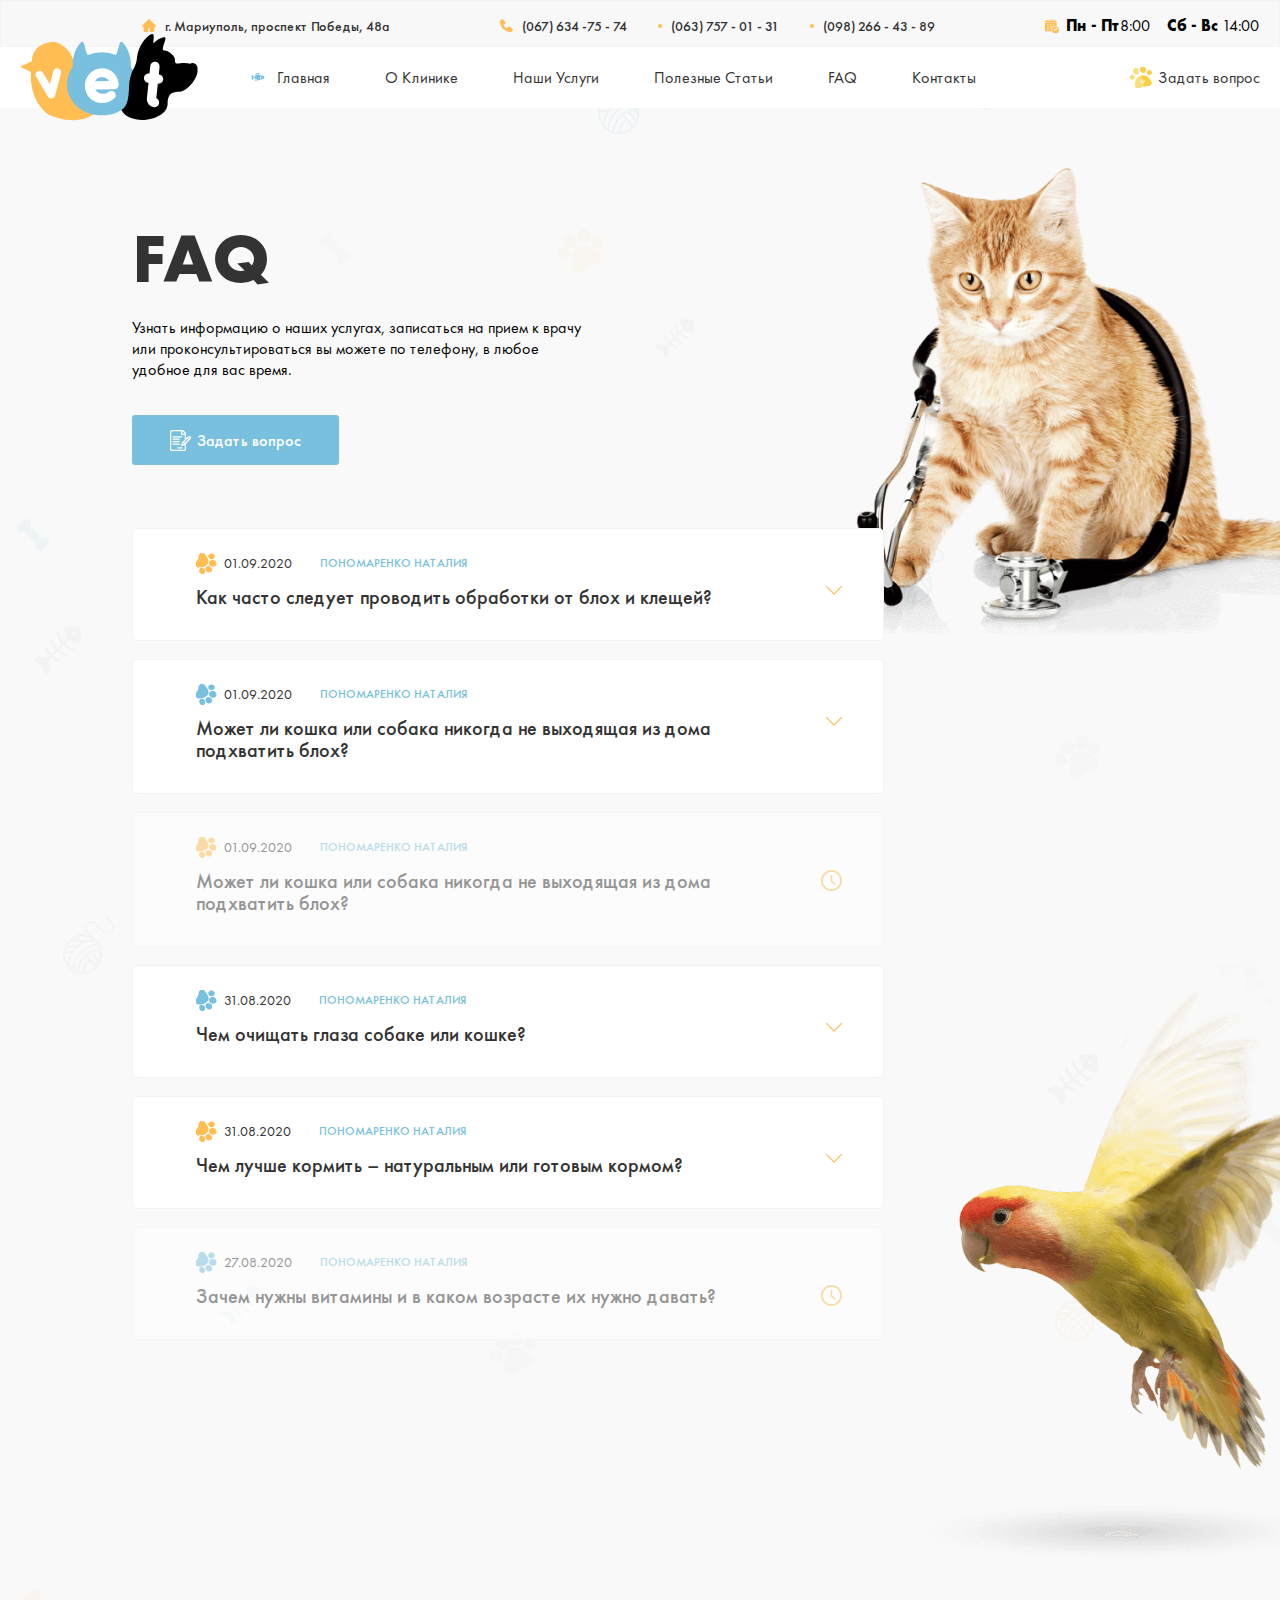
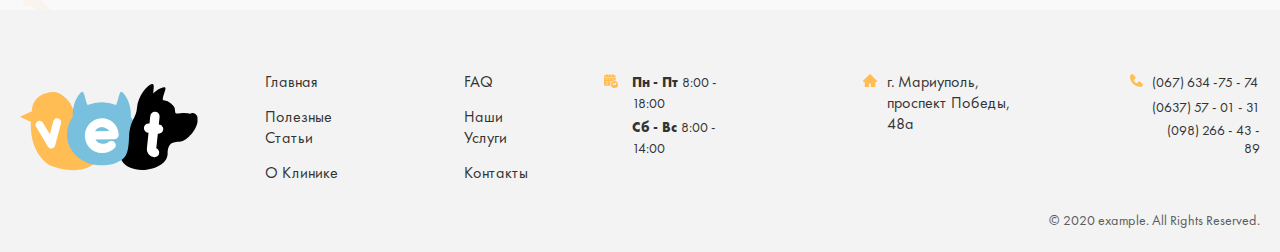
<file: faq.html>
<!DOCTYPE html>
<html lang="ru">
<head>
    <meta charset="UTF-8">
    <meta http-equiv="X-UA-Compatible" content="IE=edge">
    <meta name="viewport" content="width=device-width, initial-scale=1.0">
    <title>Document</title>
    <!-- <link rel="stylesheet" href="./css/normalize.css"> -->
    <link rel="stylesheet" href="./css/main.css">
</head>
<body>
    <!-- Site header start -->
    <header class="site-header">
        <div class="site-header__inner">
            <div class="container">
                <div class="header-top">
                    <address class="address">
                        <a class="address__link"
                        href="https://www.bing.com/maps?q=%d0%b3.+%d0%9c%d0%b0%d1%80%d0%b8%d1%83%d0%bf%d0%be%d0%bb%d1%8c%2c+%d0%bf%d1%80%d0%be%d1%81%d0%bf%d0%b5%d0%ba%d1%82+%d0%9f%d0%be%d0%b1%d0%b5%d0%b4%d1%8b%2c+48%d0%b0&FORM=HDRSC4#"
                        target="blank">
                        г. Мариуполь, проспект Победы, 48a
                    </a>
                </address>
                <ul class="tel-list">
                    <li class="tel-list__item tel-item--before">
                        <a class="tel-list__link" href="tel:0676347574">
                            (067) 634 -75 - 74
                        </a>
                    </li>
                    <li class="tel-list__item">
                        <a class="tel-list__link" href="tel:0637570131">
                            (063) 757 - 01 - 31
                        </a>
                    </li>
                    <li class="tel-list__item">
                        <a class="tel-list__link" href="tel:0982664389">
                            (098) 266 - 43 - 89
                        </a>
                    </li>
                </ul>
                <ul class="time-list">
                    <li class="time-list__item">
                        <time class="time1" datetime="2022-08-03">
                            <strong class="">Пн - Пт</strong> 8:00
                        </time>
                    </li>
                    <li class="time-list__item">
                        <time class="time2" datetime="2022-08-03">
                            <strong class="">Сб - Вс</strong>
                            14:00
                        </time>
                    </li>
                </ul>
            </div>
        </div>
    </div>
    <!-- Start header bottom  -->
    <div class="site-header__bottombox">
        <div class="container">
            <div class="site-header__bottom-box">
                <a class="logo" href="./index.html">
                    <img class="logo__img" src="./images/logo.svg" alt="site-logo">
                </a>
                <nav class="site-header__nav">
                    <ul class="site-header__nav-list">
                        <li class="site-header__nav-item">
                            <a class="site-header__nav-link" href="./index.html">Главная</a>
                        </li>
                        <li class="site-header__nav-item">
                            <a class="site-header__nav-link" href="#">О Клинике</a>
                        </li>
                        <li class="site-header__nav-item">
                            <a class="site-header__nav-link" href="./service.html">Наши Услуги</a>
                        </li>
                        <li class="site-header__nav-item">
                            <a class="site-header__nav-link" href="./usuful.html">Полезные Статьи</a>
                        </li>
                        <li class="site-header__nav-item">
                            <a class="site-header__nav-link" href="./about.html">FAQ</a>
                        </li>
                        <li class="site-header__nav-item">
                            <a class="site-header__nav-link" href="contact.html">Контакты</a>
                        </li>
                    </ul>
                </nav>
                <a class="site-header__link" href="#">
                    Задать вопрос
                </a>
            </div>
        </div>
    </div>
</header>
<!-- Site header finish -->

<!-- Site main start -->
<main class="site-main">
    <!-- Faq section start -->
    <section class="faq">
        <div class="container">
            <div class="faq__inner">
                <div class="faq__info">
                    <h2 class="faq__info-title">FAQ</h2>
                    <p class="faq__info-text">
                        Узнать информацию о наших услугах, записаться на прием к врачу
                        или проконсультироваться вы можете по телефону, в любое удобное
                        для вас время.
                    </p>
                    <a class="faq__info-link" href="#">Задать вопрос</a>
                </div>
                <div class="faq__list-intro">
                    <details class="faq__list">
                        <summary class="faq__item">
                            <span class="faq__time-intro">
                                <time class="faq__time" datetime="2020-09-01 12:33"
                                >01.09.2020</time
                                >
                                <span class="faq__link">Пономаренко Наталия</span>
                            </span>
                            <p class="faq__item-text">
                                Как часто следует проводить обработки от блох и клещей?
                            </p>
                        </summary>
                        Самые качественные капли от блох и клещей как правило действуют
                        не более одного месяца. Поэтому собак и кошек следует
                        обрабатывать от блох именно с такой периодичностью. Обработки
                        противопаразитарными каплями особенно актуальны для собак в
                        период с марта по декабрь, когда активизируют свою активность
                        клещи. Подобрать препарат от блох и клещей Вам помогут в
                        ветеринарном комплексе “Передовой”. Также здесь Вам помогут в
                        расчёте дозировки этих препаратов.
                    </details>
                    <details class="faq__list">
                        <div class="faq__list-top"></div>
                        <summary class="faq__item">
                            <span class="faq__time-intro">
                                <time class="faq__time" datetime="2020-09-01 12:33"
                                >01.09.2020</time
                                >
                                <span class="faq__link">Пономаренко Наталия</span>
                            </span>
                            <p class="faq__item-text">
                                Может ли кошка или собака никогда не выходящая из дома<br />
                                подхватить блох?
                            </p>    
                        </summary>
                        Самые качественные капли от блох и клещей как правило действуют
                        не более одного месяца. Поэтому собак и кошек следует
                        обрабатывать от блох именно с такой периодичностью. Обработки
                        противопаразитарными каплями особенно актуальны для собак в
                        период с марта по декабрь, когда активизируют свою активность
                        клещи. Подобрать препарат от блох и клещей Вам помогут в
                        ветеринарном комплексе “Передовой”. Также здесь Вам помогут в
                        расчёте дозировки этих препаратов.
                    </details>
                    <details class="faq__list" disabled>
                        <summary class="faq__item">
                            <span class="faq__time-intro">
                                <time class="faq__time" datetime="2020-09-01 12:33"
                                >01.09.2020</time
                                >
                                <span class="faq__link">Пономаренко Наталия</span>
                            </span>
                            <p class="faq__item-text">
                                Может ли кошка или собака никогда не выходящая из дома<br />
                                подхватить блох?
                            </p>
                        </summary>
                        Самые качественные капли от блох и клещей как правило действуют
                        не более одного месяца. Поэтому собак и кошек следует
                        обрабатывать от блох именно с такой периодичностью. Обработки
                        противопаразитарными каплями особенно актуальны для собак в
                        период с марта по декабрь, когда активизируют свою активность
                        клещи. Подобрать препарат от блох и клещей Вам помогут в
                        ветеринарном комплексе “Передовой”. Также здесь Вам помогут в
                        расчёте дозировки этих препаратов.
                    </details>
                    <details class="faq__list">
                        <summary class="faq__item">
                            <span class="faq__time-intro">
                                <time class="faq__time" datetime="2020-08-31 12:33"
                                >31.08.2020</time
                                >
                                <span class="faq__link">Пономаренко Наталия</span>
                            </span>
                            <p class="faq__item-text">
                                Чем очищать глаза собаке или кошке?
                            </p>
                        </summary>
                        Самые качественные капли от блох и клещей как правило действуют
                        не более одного месяца. Поэтому собак и кошек следует
                        обрабатывать от блох именно с такой периодичностью. Обработки
                        противопаразитарными каплями особенно актуальны для собак в
                        период с марта по декабрь, когда активизируют свою активность
                        клещи. Подобрать препарат от блох и клещей Вам помогут в
                        ветеринарном комплексе “Передовой”. Также здесь Вам помогут в
                        расчёте дозировки этих препаратов.
                    </details>
                    <details class="faq__list">
                        <summary class="faq__item">
                            <span class="faq__time-intro">
                                <time class="faq__time" datetime="2020-08-31 12:33"
                                >31.08.2020</time
                                >
                                <span class="faq__link">Пономаренко Наталия</span>
                            </span>
                            <p class="faq__item-text">
                                Чем лучше кормить – натуральным или готовым кормом?
                            </p>
                        </summary>
                        Самые качественные капли от блох и клещей как правило действуют
                        не более одного месяца. Поэтому собак и кошек следует
                        обрабатывать от блох именно с такой периодичностью. Обработки
                        противопаразитарными каплями особенно актуальны для собак в
                        период с марта по декабрь, когда активизируют свою активность
                        клещи. Подобрать препарат от блох и клещей Вам помогут в
                        ветеринарном комплексе “Передовой”. Также здесь Вам помогут в
                        расчёте дозировки этих препаратов.
                    </details>
                    <details class="faq__list" disabled>
                        <summary class="faq__item">
                            <span class="faq__time-intro">
                                <time class="faq__time" datetime="2020-08-27 12:33"
                                >27.08.2020</time
                                >
                                <span class="faq__link">Пономаренко Наталия</span>
                            </span>
                            <p class="faq__item-text">
                                Зачем нужны витамины и в каком возрасте их нужно давать?
                            </p>
                        </summary>
                        Самые качественные капли от блох и клещей как правило действуют
                        не более одного месяца. Поэтому собак и кошек следует
                        обрабатывать от блох именно с такой периодичностью. Обработки
                        противопаразитарными каплями особенно актуальны для собак в
                        период с марта по декабрь, когда активизируют свою активность
                        клещи. Подобрать препарат от блох и клещей Вам помогут в
                        ветеринарном комплексе “Передовой”. Также здесь Вам помогут в
                        расчёте дозировки этих препаратов.
                    </details>
                </div>
            </div>
        </div>
    </section>
    <!-- Faq section finish -->
</main>
<!-- Site main finish -->

<!-- Site footer start -->
<footer class="site-footer">
    <div class="container">
        <div class="site-footer__box">
            <div class="site-footer__inner">
                <a class="logo logo--footer" href="./index.html">
                    <img src="./images/logo.svg" alt="logo">
                </a>
                <nav class="site-footer__nav">
                    <ol class="site-footer__nav-list">
                        <li class="site-footer__nav-item">
                            <a class="site-footer__nav-link" href="#">Главная</a>
                        </li>
                        <li class="site-footer__nav-item">
                            <a class="site-footer__nav-link" href="#">Полезные Статьи</a>
                        </li>
                        <li class="site-footer__nav-item">
                            <a class="site-footer__nav-link" href="#">О Клинике</a>
                        </li>
                    </ol>
                    <ol class="site-footer__nav-list">
                        <li class="site-footer__nav-item">
                            <a class="site-footer__nav-link" href="#">FAQ</a>
                        </li>
                        <li class="site-footer__nav-item">
                            <a class="site-footer__nav-link" href="#">Наши Услуги</a>
                        </li>
                        <li class="site-footer__nav-item">
                            <a class="site-footer__nav-link" href="#">Контакты</a>
                        </li>
                    </ol>
                </nav>
                <ol class="site-footer__date-list">
                    <li class="site-footer__date-item">
                        <time class="site-footer__datetime" datetime="2022-08-03 08:00">
                            <strong>
                                Пн - Пт
                            </strong>
                            8:00 - 18:00
                        </time>
                    </li>
                    <li class="site-footer__date-item">
                        <time class="site-footer__datetime" datetime="2022-08-03 08:00">
                            <strong>
                                Сб - Вс
                            </strong>
                            8:00 - 14:00
                        </time>
                    </li>
                </ol>
                <address class="site-footer__adress">
                    <a class="site-footer__adress-link" href="https://www.google.com/search?q=%D0%B3.+%D0%9C%D0%B0%D1%80%D0%B8%D1%83%D0%BF%D0%BE%D0%BB%D1%8C%2C+%D0%BF%D1%80%D0%BE%D1%81%D0%BF%D0%B5%D0%BA%D1%82+%D0%9F%D0%BE%D0%B1%D0%B5%D0%B4%D1%8B%2C+48%D0%B0&oq=%D0%B3.+%D0%9C%D0%B0%D1%80%D0%B8%D1%83%D0%BF%D0%BE%D0%BB%D1%8C%2C+%D0%BF%D1%80%D0%BE%D1%81%D0%BF%D0%B5%D0%BA%D1%82+%D0%9F%D0%BE%D0%B1%D0%B5%D0%B4%D1%8B%2C+48%D0%B0&aqs=chrome.0.69i59.623j0j7&sourceid=chrome&ie=UTF-8" target="blank">
                        г. Мариуполь, проспект Победы, 48а
                    </a>
                </address>
                <ul class="site-footer__phone-list">
                    <li class="site-footer__phone-item">
                        <a class="site-footer__phone-link" href="tel:0676347574">(067) 634 -75 - 74</a>
                    </li>
                    <li class="site-footer__phone-item">
                        <a class="site-footer__phone-link" href="tel:0637570131">(0637) 57 - 01 - 31</a>
                    </li>
                    <li class="site-footer__phone-item">
                        <a class="site-footer__phone-link" href="tel:0982664389">(098) 266 - 43 - 89</a>
                    </li>
                </ul>
            </div>
            <span class="site-footer__bent">© 2020 example. All Rights Reserved.</span>
        </div>
    </div>
</footer>
<!-- Site footer finish -->
</body>
</html>
</file>
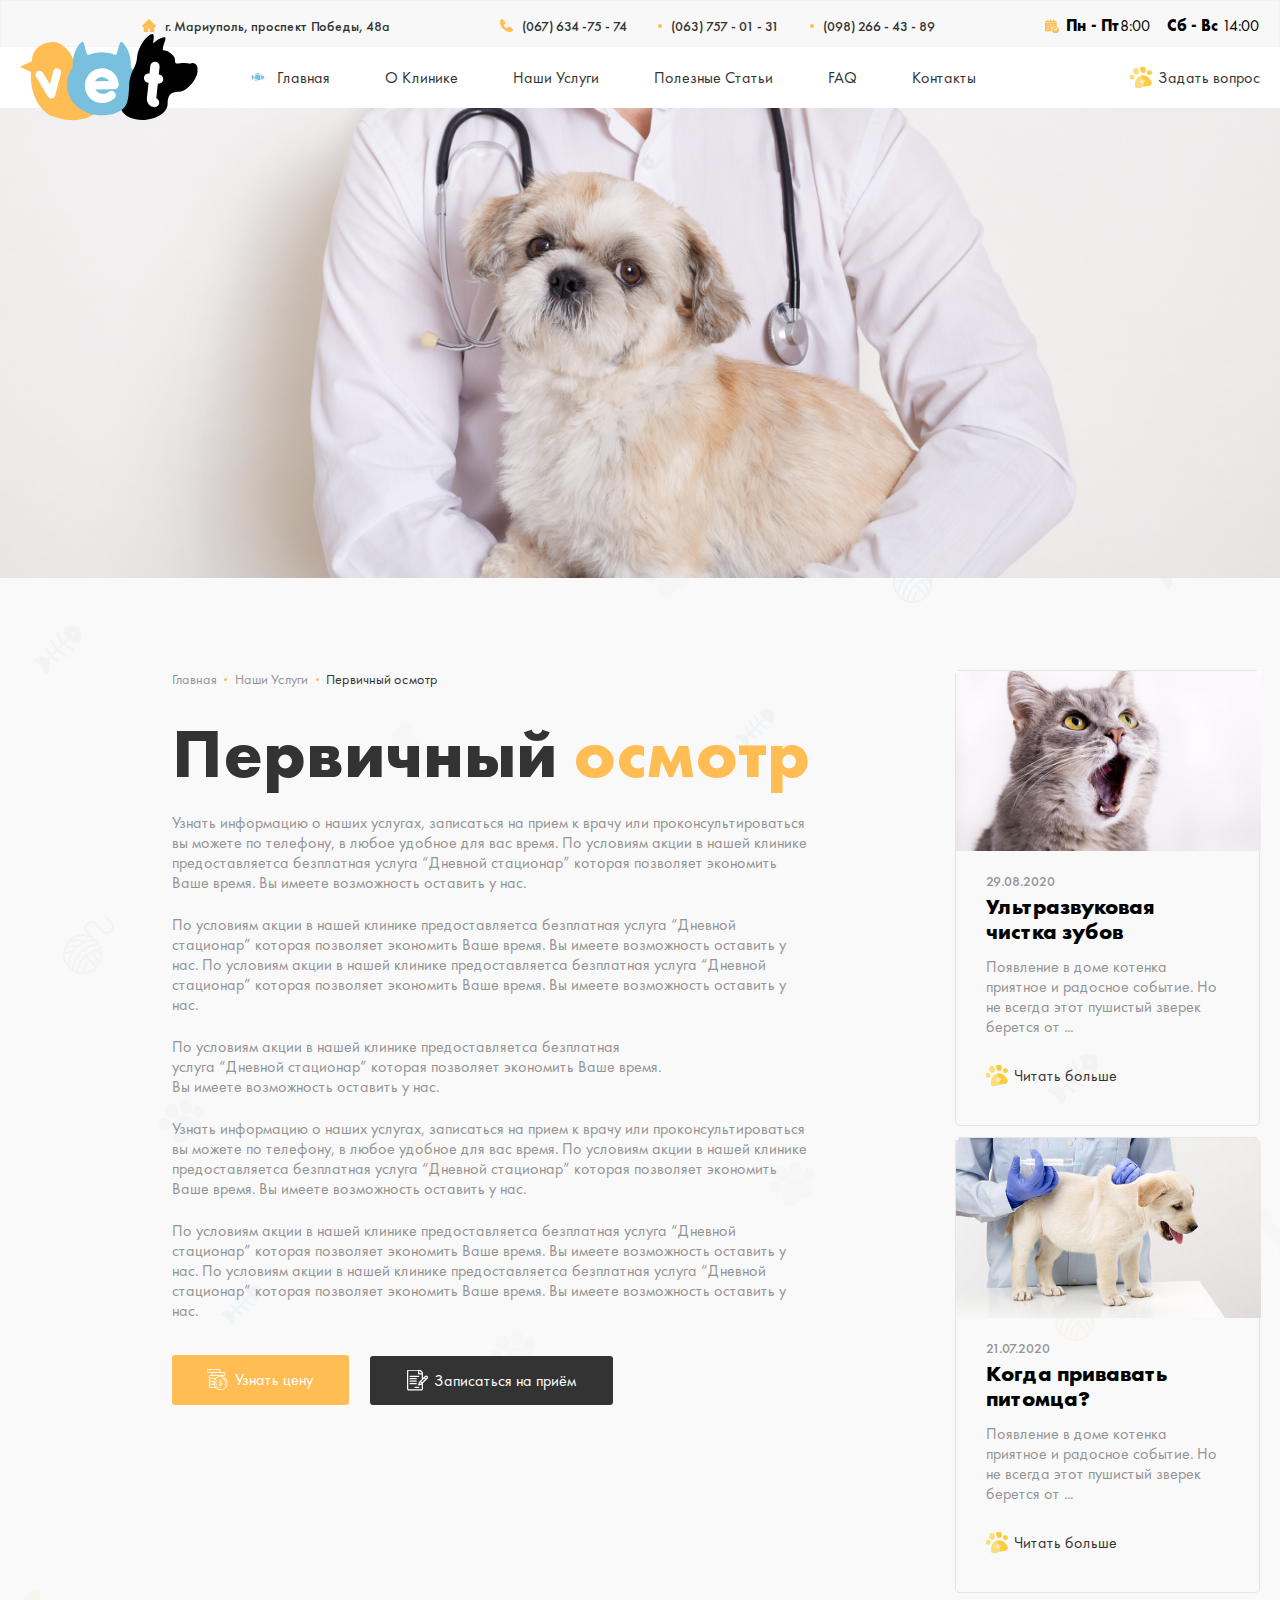
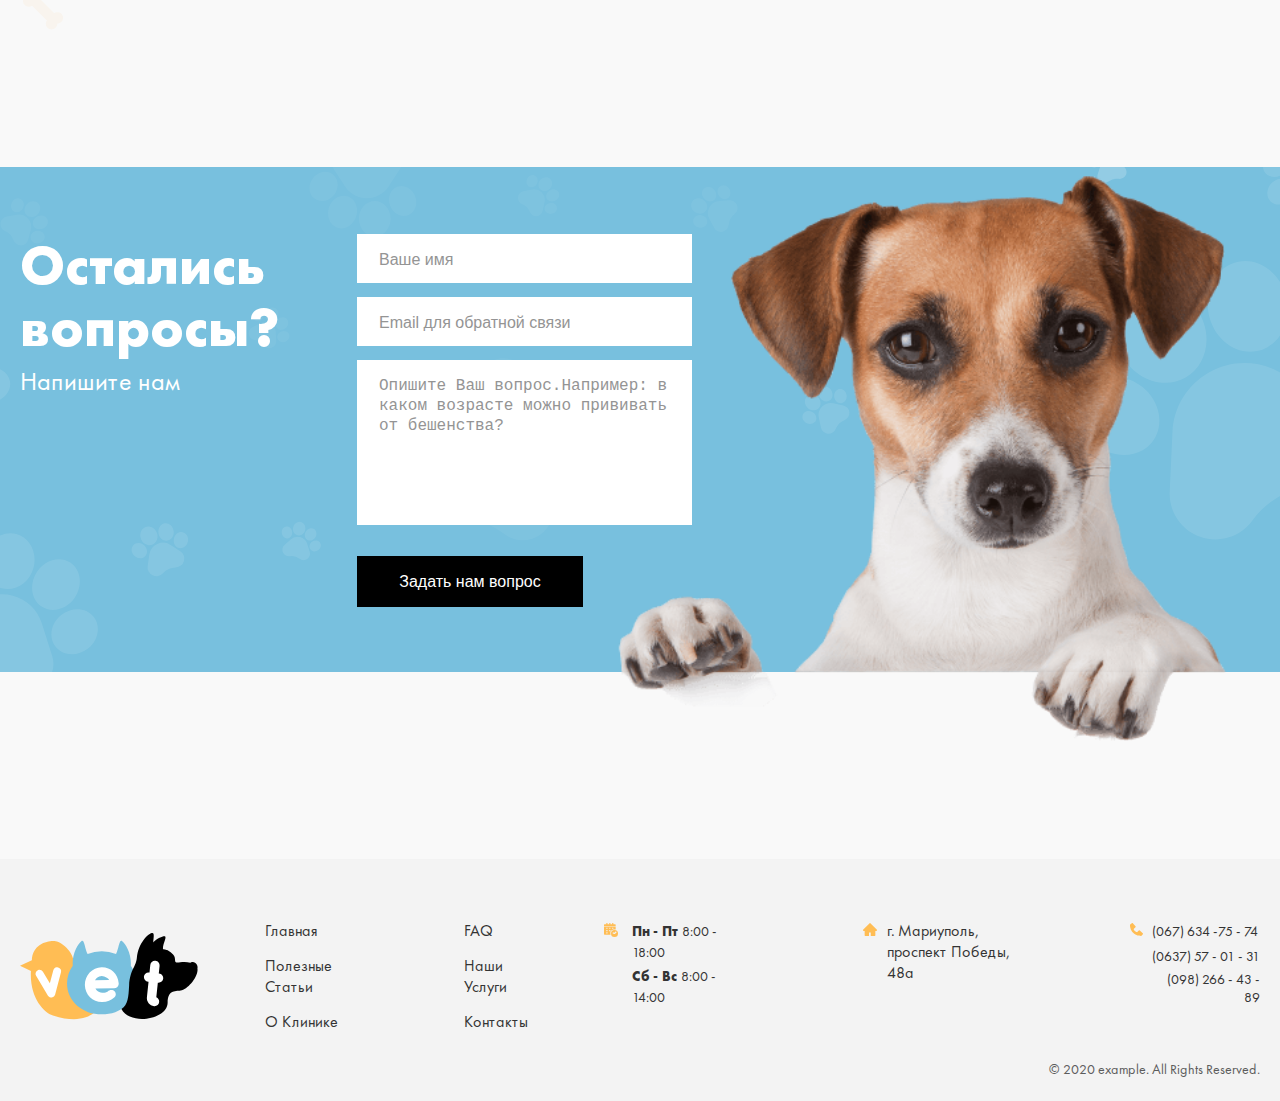
<file: open.html>
<!DOCTYPE html>
<html lang="en">
<head>
    <meta charset="UTF-8">
    <meta http-equiv="X-UA-Compatible" content="IE=edge">
    <meta name="viewport" content="width=device-width, initial-scale=1.0">
    <title>Document</title>
    <link rel="stylesheet" href="./css/main.css">
</head>
<body>
    <!-- Site header start -->
    <header class="site-header">
        <div class="site-header__inner">
            <div class="container">
                <div class="header-top">
                    <address class="address">
                        <a class="address__link"
                        href="https://www.bing.com/maps?q=%d0%b3.+%d0%9c%d0%b0%d1%80%d0%b8%d1%83%d0%bf%d0%be%d0%bb%d1%8c%2c+%d0%bf%d1%80%d0%be%d1%81%d0%bf%d0%b5%d0%ba%d1%82+%d0%9f%d0%be%d0%b1%d0%b5%d0%b4%d1%8b%2c+48%d0%b0&FORM=HDRSC4#"
                        target="blank">
                        г. Мариуполь, проспект Победы, 48a
                    </a>
                </address>
                <ul class="tel-list">
                    <li class="tel-list__item tel-item--before">
                        <a class="tel-list__link" href="tel:0676347574">
                            (067) 634 -75 - 74
                        </a>
                    </li>
                    <li class="tel-list__item">
                        <a class="tel-list__link" href="tel:0637570131">
                            (063) 757 - 01 - 31
                        </a>
                    </li>
                    <li class="tel-list__item">
                        <a class="tel-list__link" href="tel:0982664389">
                            (098) 266 - 43 - 89
                        </a>
                    </li>
                </ul>
                <ul class="time-list">
                    <li class="time-list__item">
                        <time class="time1" datetime="2022-08-03">
                            <strong class="">Пн - Пт</strong> 8:00
                        </time>
                    </li>
                    <li class="time-list__item">
                        <time class="time2" datetime="2022-08-03">
                            <strong class="">Сб - Вс</strong>
                            14:00
                        </time>
                    </li>
                </ul>
            </div>
        </div>
    </div>
    <!-- Start header bottom  -->
    <div class="site-header__bottombox">
        <div class="container">
            <div class="site-header__bottom-box">
                <a class="logo" href="./index.html">
                    <img class="logo__img" src="./images/logo.svg" alt="site-logo">
                </a>
                <nav class="site-header__nav">
                    <ul class="site-header__nav-list">
                        <li class="site-header__nav-item">
                            <a class="site-header__nav-link" href="./index.html">Главная</a>
                        </li>
                        <li class="site-header__nav-item">
                            <a class="site-header__nav-link" href="./about.html">О Клинике</a>
                        </li>
                        <li class="site-header__nav-item">
                            <a class="site-header__nav-link" href="./service.html">Наши Услуги</a>
                        </li>
                        <li class="site-header__nav-item">
                            <a class="site-header__nav-link" href="./usuful.html">Полезные Статьи</a>
                        </li>
                        <li class="site-header__nav-item">
                            <a class="site-header__nav-link" href="./faq.html">FAQ</a>
                        </li>
                        <li class="site-header__nav-item">
                            <a class="site-header__nav-link" href="contact.html">Контакты</a>
                        </li>
                    </ul>
                </nav>
                <a class="site-header__link" href="#">
                    Задать вопрос
                </a>
            </div>
        </div>
    </div>
</header>
<!-- Site header finish -->
<!-- Main start -->
<main class="site-main">
    <!-- Hero section start  -->
    <section class="hero-services-open">
        <div class="container">
            <div class="hero-services-open__box">
                <div class="hero-services-open__infobox">
                    <ul class="hero-services-open__link-lsit">
                        <li class="hero-services-open__link-item">
                            <a class="hero-services-open__loc-link" href="./index.html">Главная</a>
                        </li>
                        <li class="hero-services-open__link-item">
                            <a class="hero-services-open__loc-link" href="./service.html">Наши Услуги</a>
                        </li>
                        <li class="hero-services-open__link-item">
                            <a class="hero-services-open__loc-link hero-services-open__loc-link--active" href="./services-open.html">Первичный осмотр</a>
                        </li>
                    </ul>
                    
                    <h2 class="hero-services-open__text">
                        Первичный <span class="hero-services-open__text-color">осмотр</span>
                    </h2>
                    
                    <p class="hero-services-open__desc">
                        Узнать информацию о наших услугах, записаться на прием к врачу или проконсультироваться вы можете по телефону, в любое удобное для вас время. По условиям акции в нашей клинике предоставляетса безплатная услуга “Дневной стационар” которая позволяет экономить Ваше время. Вы имеете возможность оставить у нас.
                    </p>
                    <p class="hero-services-open__desc">
                        По условиям акции в нашей клинике предоставляетса безплатная услуга “Дневной стационар” которая позволяет экономить Ваше время. Вы имеете возможность оставить у нас. По условиям акции в нашей клинике предоставляетса безплатная услуга “Дневной стационар” которая позволяет экономить Ваше время. Вы имеете возможность оставить у нас.
                    </p>
                    <div class="hero-services-open__descbox">
                        <p class="hero-services-open__desc">
                            По условиям акции в нашей клинике предоставляетса безплатная услуга “Дневной стационар” которая позволяет экономить Ваше время. Вы имеете возможность оставить у нас.
                        </p>
                    </div>
                    <p class="hero-services-open__desc">
                        Узнать информацию о наших услугах, записаться на прием к врачу или проконсультироваться вы можете по телефону, в любое удобное для вас время. По условиям акции в нашей клинике предоставляетса безплатная услуга “Дневной стационар” которая позволяет экономить Ваше время. Вы имеете возможность оставить у нас.
                    </p>
                    <p class="hero-services-open__desc">
                        По условиям акции в нашей клинике предоставляетса безплатная услуга “Дневной стационар” которая позволяет экономить Ваше время. Вы имеете возможность оставить у нас. По условиям акции в нашей клинике предоставляетса безплатная услуга “Дневной стационар” которая позволяет экономить Ваше время. Вы имеете возможность оставить у нас.
                    </p>
                    
                    <div class="service__link-box">
                        <a class="service__link service__link--money" href="#">Узнать цену</a>
                        <a class="service__link service__link--document" href="#">Записаться на приём</a>
                    </div>
                </div>
                
                <ul class="hero-services-open__list">
                    <li class="hero-services-open__item">
                        <img class="hero-services-open__img" src="./images/cat.jpg"
                        srcset="./images/cat.jpg 1x , ./images/cat@2x.jpg 2x"
                        alt="img">
                        <div class="hero-services-open__item-infobox">
                            <div class="hero-services-open__timebox">
                                <time class="hero-services-open__time" datetime="2020-08-29 19:06">
                                    29.08.2020
                                </time>
                            </div>
                            
                            <div class="hero-services-open__item-textbox">
                                <h3 class="hero-services-open__textbox-text">
                                    Ультразвуковая чистка зубов
                                </h3>
                            </div>
                            
                            <div class="hero-services-open__item-descbox">
                                <p class="hero-services-open__item-desc">
                                    Появление в доме котенка приятное и радосное событие. Но не всегда этот пушистый зверек берется от ...
                                </p>
                            </div>
                            <a class="hero-services-open__link" href="#">Читать больше</a>
                        </div>
                    </li>
                    <li class="hero-services-open__item">
                        <img class="hero-services-open__img" src="./images/dog-in-veterinary.jpg"
                        srcset="./images/dog-in-veterinary.jpg 1x , ./images/dog-in-veterinary@2x.jpg 2x"
                        alt="img">
                        <div class="hero-services-open__item-infobox">
                            <div class="hero-services-open__timebox">
                                <time class="hero-services-open__time" datetime="2020-08-29 19:06">
                                    21.07.2020
                                </time>
                            </div>
                            
                            <div class="hero-services-open__item-textbox">
                                <h3 class="hero-services-open__textbox-text">
                                    Когда привавать питомца?
                                </h3>
                            </div>
                            
                            <div class="hero-services-open__item-descbox">
                                <p class="hero-services-open__item-desc">
                                    Появление в доме котенка приятное и радосное событие. Но не всегда этот пушистый зверек берется от ...
                                </p>
                            </div>
                            <a class="hero-services-open__link" href="#">Читать больше</a>
                        </div>
                    </li>
                </ul>
            </div>
        </div>
    </section>
    <!-- Hero section finish  -->
    
    <!-- Article start  -->
    <article class="services-open-article">
        <div class="container">
            <div class="services-open-article__box">
                <div class="services-open-article__textbox">
                    <h2 class="services-open-article__text">
                        Остались вопросы?
                    </h2>
                    <span class="services-open-article__minitext">Напишите нам</span>
                </div>
                
                <form class="services-open-article__form" action="https://echo.htmlacademy.ru/" method="post" autocomplete="off">
                    <input class="services-open-article__input-zone" type="text" name="user_name" minlength="3"
                    maxlength="1000000" aria-label="Enter your name" required placeholder="Ваше имя">
                    
                    <input class="services-open-article__input-zone" type="email" name="user_email" aria-label="Enter your email" required placeholder="Email для обратной связи">
                    
                    <textarea class="services-open-article__input-zone services-open-article__input-zone--question" name="user_question" 
                    minlength="3" aria-label="Enter your question"   placeholder="Опишите Ваш вопрос.Например: в каком возрасте можно прививать от бешенства?"></textarea>
                    
                    <button class="services-open-article__button" type="submit">
                        Задать нам вопрос 
                    </button>
                </form>
                
                <img 
                class="services-open-article__img" 
                src="./images/dog.png" 
                width="811"
                height="636"
                alt="image">
            </div>
        </div>
    </article>
    <!-- Article finish  -->
</main>
<!-- Main finish  -->
<!-- Site footer start -->
<footer class="site-footer">
    <div class="container">
        <div class="site-footer__box">
            <div class="site-footer__inner">
                <a class="logo logo--footer" href="./index.html">
                    <img src="./images/logo.svg" alt="logo">
                </a>
                <nav class="site-footer__nav">
                    <ol class="site-footer__nav-list">
                        <li class="site-footer__nav-item">
                            <a class="site-footer__nav-link" href="#">Главная</a>
                        </li>
                        <li class="site-footer__nav-item">
                            <a class="site-footer__nav-link" href="#">Полезные Статьи</a>
                        </li>
                        <li class="site-footer__nav-item">
                            <a class="site-footer__nav-link" href="#">О Клинике</a>
                        </li>
                    </ol>
                    <ol class="site-footer__nav-list">
                        <li class="site-footer__nav-item">
                            <a class="site-footer__nav-link" href="#">FAQ</a>
                        </li>
                        <li class="site-footer__nav-item">
                            <a class="site-footer__nav-link" href="#">Наши Услуги</a>
                        </li>
                        <li class="site-footer__nav-item">
                            <a class="site-footer__nav-link" href="#">Контакты</a>
                        </li>
                    </ol>
                </nav>
                <ol class="site-footer__date-list">
                    <li class="site-footer__date-item">
                        <time class="site-footer__datetime" datetime="2022-08-03 08:00">
                            <strong>
                                Пн - Пт
                            </strong>
                            8:00 - 18:00
                        </time>
                    </li>
                    <li class="site-footer__date-item">
                        <time class="site-footer__datetime" datetime="2022-08-03 08:00">
                            <strong>
                                Сб - Вс
                            </strong>
                            8:00 - 14:00
                        </time>
                    </li>
                </ol>
                <address class="site-footer__adress">
                    <a class="site-footer__adress-link" href="https://www.google.com/search?q=%D0%B3.+%D0%9C%D0%B0%D1%80%D0%B8%D1%83%D0%BF%D0%BE%D0%BB%D1%8C%2C+%D0%BF%D1%80%D0%BE%D1%81%D0%BF%D0%B5%D0%BA%D1%82+%D0%9F%D0%BE%D0%B1%D0%B5%D0%B4%D1%8B%2C+48%D0%B0&oq=%D0%B3.+%D0%9C%D0%B0%D1%80%D0%B8%D1%83%D0%BF%D0%BE%D0%BB%D1%8C%2C+%D0%BF%D1%80%D0%BE%D1%81%D0%BF%D0%B5%D0%BA%D1%82+%D0%9F%D0%BE%D0%B1%D0%B5%D0%B4%D1%8B%2C+48%D0%B0&aqs=chrome.0.69i59.623j0j7&sourceid=chrome&ie=UTF-8" target="blank">
                        г. Мариуполь, проспект Победы, 48а
                    </a>
                </address>
                <ul class="site-footer__phone-list">
                    <li class="site-footer__phone-item">
                        <a class="site-footer__phone-link" href="tel:0676347574">(067) 634 -75 - 74</a>
                    </li>
                    <li class="site-footer__phone-item">
                        <a class="site-footer__phone-link" href="tel:0637570131">(0637) 57 - 01 - 31</a>
                    </li>
                    <li class="site-footer__phone-item">
                        <a class="site-footer__phone-link" href="tel:0982664389">(098) 266 - 43 - 89</a>
                    </li>
                </ul>
            </div>
            <span class="site-footer__bent">© 2020 example. All Rights Reserved.</span>
        </div>
    </div>
</footer>
<!-- Site footer finish -->
</body>
</html>
</file>
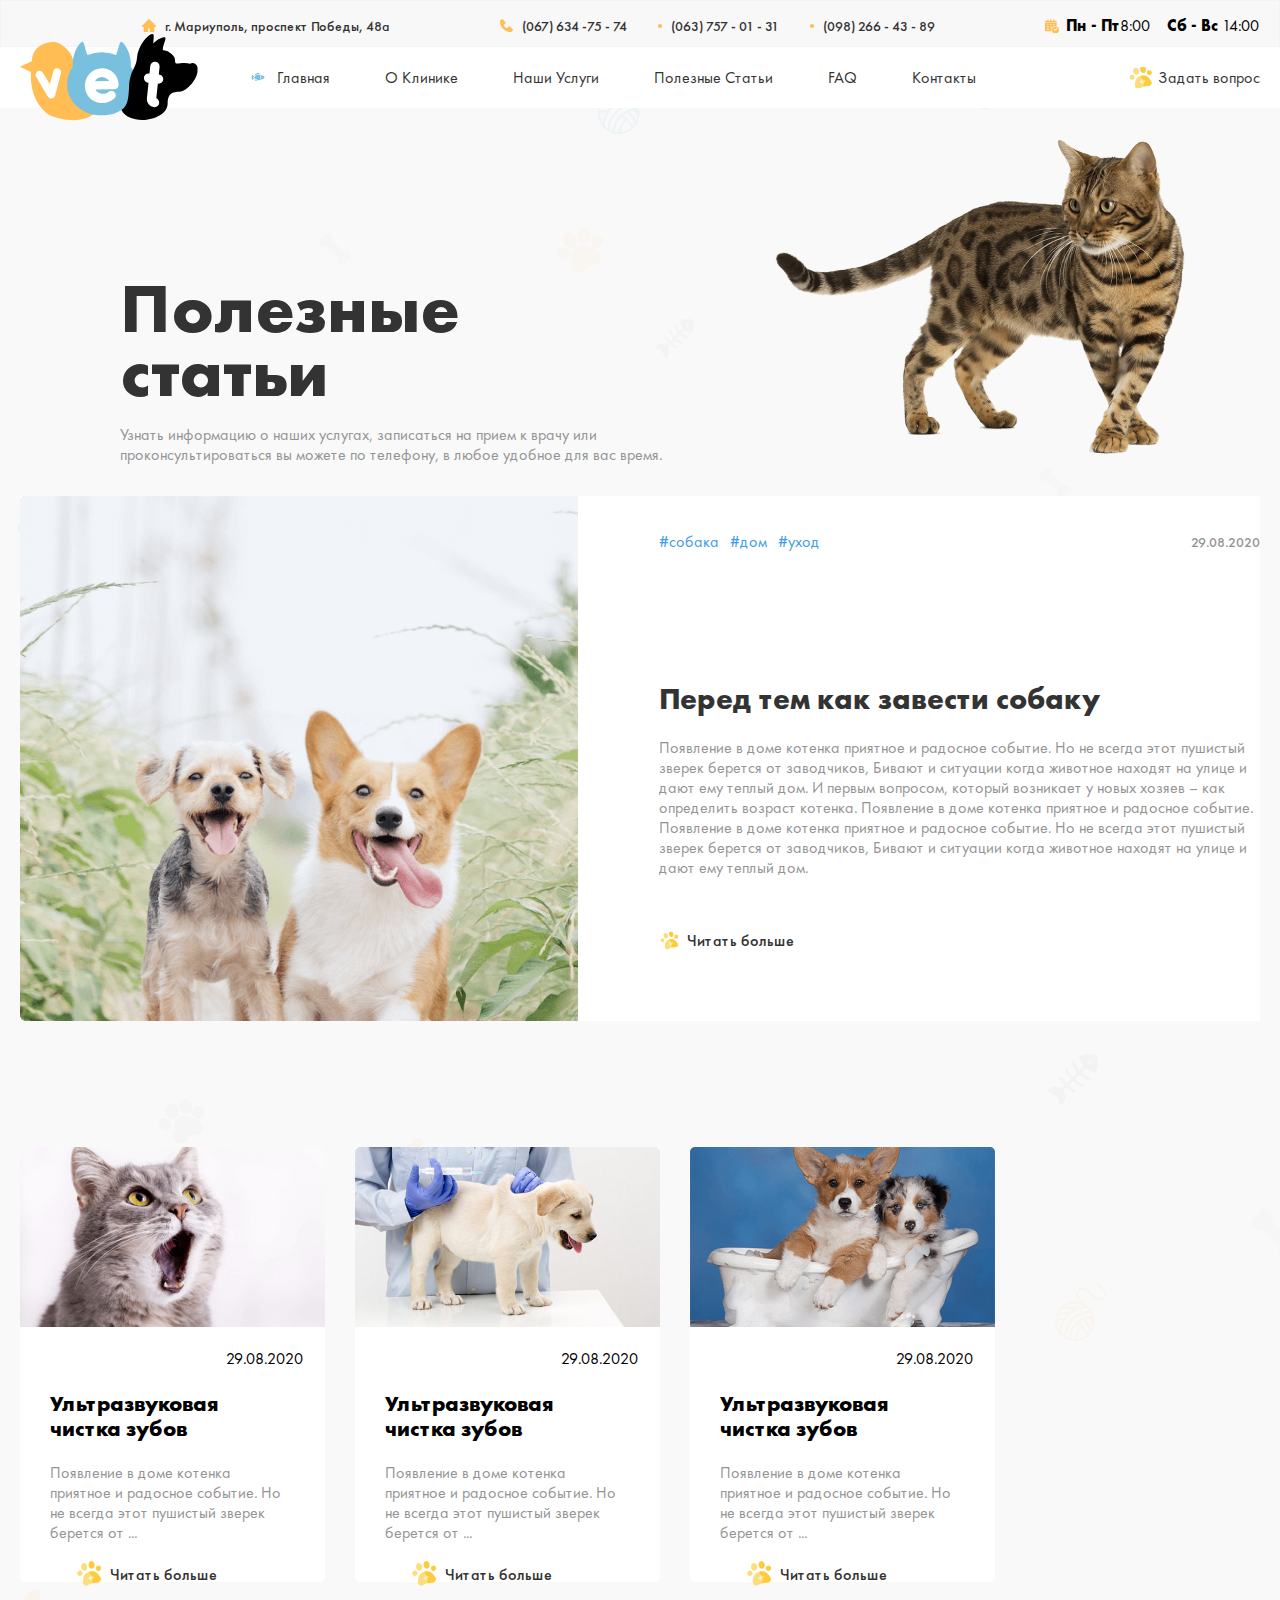
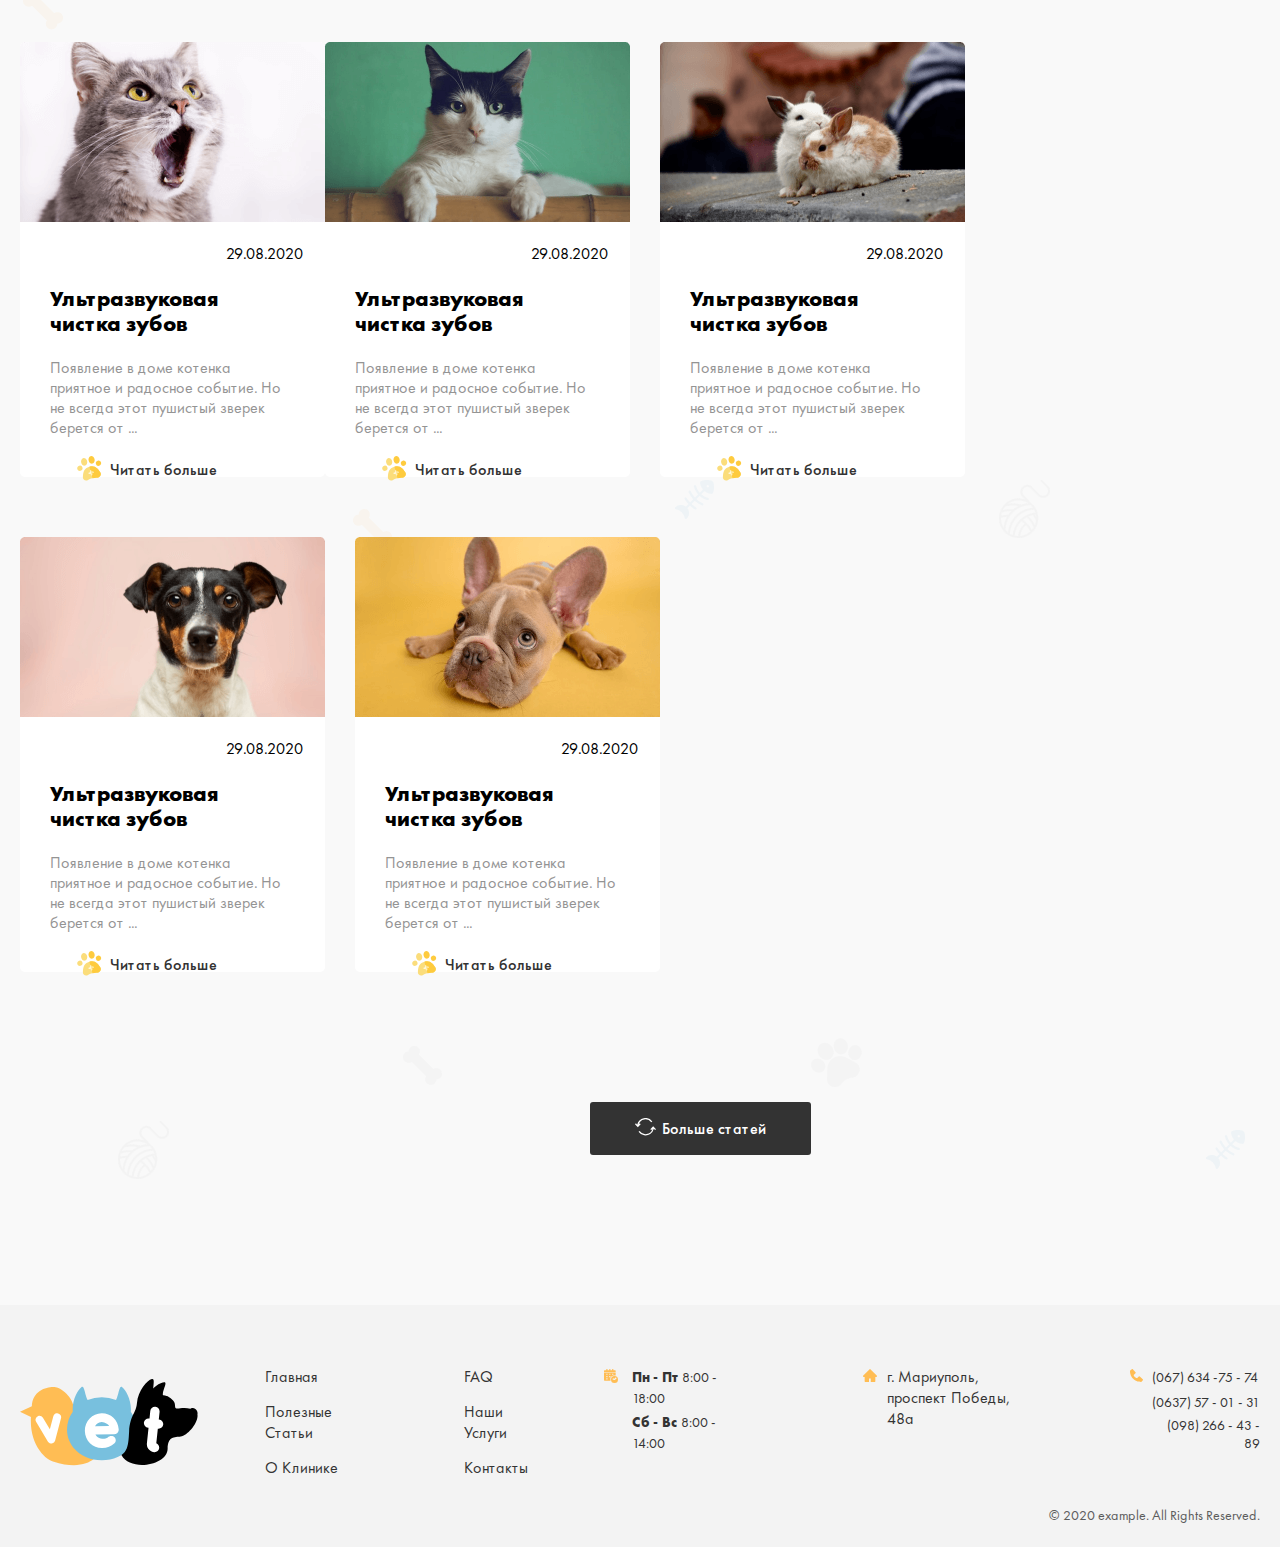
<file: usuful.html>
<!DOCTYPE html>
<html lang="en">
<head>
    <meta charset="UTF-8">
    <meta http-equiv="X-UA-Compatible" content="IE=edge">
    <meta name="viewport" content="width=device-width, initial-scale=1.0">
    <title>Document</title>
    <link rel="stylesheet" href="./css/main.css">
</head>
<body>
    <!-- Site header start -->
    <header class="site-header">
        <div class="site-header__inner">
            <div class="container">
                <div class="header-top">
                    <address class="address">
                        <a class="address__link"
                        href="https://www.bing.com/maps?q=%d0%b3.+%d0%9c%d0%b0%d1%80%d0%b8%d1%83%d0%bf%d0%be%d0%bb%d1%8c%2c+%d0%bf%d1%80%d0%be%d1%81%d0%bf%d0%b5%d0%ba%d1%82+%d0%9f%d0%be%d0%b1%d0%b5%d0%b4%d1%8b%2c+48%d0%b0&FORM=HDRSC4#"
                        target="blank">
                        г. Мариуполь, проспект Победы, 48a
                    </a>
                </address>
                <ul class="tel-list">
                    <li class="tel-list__item tel-item--before">
                        <a class="tel-list__link" href="tel:0676347574">
                            (067) 634 -75 - 74
                        </a>
                    </li>
                    <li class="tel-list__item">
                        <a class="tel-list__link" href="tel:0637570131">
                            (063) 757 - 01 - 31
                        </a>
                    </li>
                    <li class="tel-list__item">
                        <a class="tel-list__link" href="tel:0982664389">
                            (098) 266 - 43 - 89
                        </a>
                    </li>
                </ul>
                <ul class="time-list">
                    <li class="time-list__item">
                        <time class="time1" datetime="2022-08-03">
                            <strong class="">Пн - Пт</strong> 8:00
                        </time>
                    </li>
                    <li class="time-list__item">
                        <time class="time2" datetime="2022-08-03">
                            <strong class="">Сб - Вс</strong>
                            14:00
                        </time>
                    </li>
                </ul>
            </div>
        </div>
    </div>
    <!-- Start header bottom  -->
    <div class="site-header__bottombox">
        <div class="container">
            <div class="site-header__bottom-box">
                <a class="logo" href="./index.html">
                    <img class="logo__img" src="./images/logo.svg" alt="site-logo">
                </a>
                <nav class="site-header__nav">
                    <ul class="site-header__nav-list">
                        <li class="site-header__nav-item">
                            <a class="site-header__nav-link" href="./index.html">Главная</a>
                        </li>
                        <li class="site-header__nav-item">
                            <a class="site-header__nav-link" href="./about.html">О Клинике</a>
                        </li>
                        <li class="site-header__nav-item">
                            <a class="site-header__nav-link" href="./service.html">Наши Услуги</a>
                        </li>
                        <li class="site-header__nav-item">
                            <a class="site-header__nav-link" href="./usuful.html">Полезные Статьи</a>
                        </li>
                        <li class="site-header__nav-item">
                            <a class="site-header__nav-link" href="./faq.html">FAQ</a>
                        </li>
                        <li class="site-header__nav-item">
                            <a class="site-header__nav-link" href="contact.html">Контакты</a>
                        </li>
                    </ul>
                </nav>
                <a class="site-header__link" href="#">
                    Задать вопрос
                </a>
            </div>
        </div>
    </div>
</header>
<!-- Site header finish -->

<!-- Site main start -->
<main class="site-main">
    <section class="usiful-hero">
        <div class="container">
            <div class="useful-hero__wrapper">
                <div class="useful-hero__inner">
                    <h2 class="usuful-hero__heading">
                        Полезные статьи
                    </h2>
                    <p class="useful-hero__text">
                        Узнать информацию о наших услугах, записаться на прием к врачу
                        или проконсультироваться вы можете по телефону, в любое удобное для вас время.
                    </p>
                </div>
                <img 
                class="usuful-hero__img"
                src="./images/./back-cat.png"
                width="415"
                height="317"
                alt="cat">
            </div>
        </div>
    </section>
    <section class="future"> 
        <div class="container">
            <div class="future__wrapper">
                <div>
                    <img 
                    class="future__img"
                    src="./images/two-dogs.png"
                    width="558"
                    height="528"
                    alt="dogs">
                </div>
                <div class="future__inner">
                    <div class="box__desc-box box">
                        <div>
                            <span class="text-blue">#собака</span>
                            <span class="text-blue">#дом</span>
                            <span class="text-blue">#уход</span>
                        </div>
                        <div class="time-box">
                            <time class="time" datetime="29.08.2020">29.08.2020</time>
                        </div>
                    </div>
                    <div class="future__desc-box">
                        <h2 class="future__heading">
                            Перед тем как завести собаку
                        </h2>
                        <p class="future__text">
                            Появление в доме котенка приятное и радосное событие. Но не всегда этот пушистый
                            зверек берется от заводчиков, Бивают и ситуации когда животное находят на улице 
                            и дают ему теплый дом. И первым вопросом, который возникает у новых хозяев – как 
                            определить возраст котенка. Появление в доме котенка приятное и радосное событие.
                            Появление в доме котенка приятное и радосное событие. Но не всегда этот пушистый
                            зверек берется от заводчиков, Бивают и ситуации когда животное находят на улице
                            и дают ему теплый дом.
                        </p>
                        <a class="future__link" href="#">Читать больше</a>
                    </div>
                </div>
            </div>
            <ul class="future__list list">
                <li class="list__item">
                    <img 
                    class="list-img"
                    src="./images/shut-cat.png" 
                    width="305"
                    height="180"
                    alt="cat">
                    <time class="list__time" datetime="29.08.2020">29.08.2020</time>
                    <h3 class="list__heading">
                        Ультразвуковая чистка зубов
                    </h3>
                    <p class="list__text">
                        Появление в доме котенка приятное и радосное событие. Но не всегда этот пушистый зверек берется от ...
                    </p>
                    <a class="list__link" href="#">Читать больше</a>
                </li>
                <li class="list__item">
                    <img 
                    class="list-img"
                    src="./images/dog-in-veterinary.jpg" 
                    width="305"
                    height="180"
                    alt="cat">
                    <time class="list__time" datetime="29.08.2020">29.08.2020</time>
                    <h3 class="list__heading">
                        Ультразвуковая чистка зубов
                    </h3>
                    <p class="list__text">
                        Появление в доме котенка приятное и радосное событие. Но не всегда этот пушистый зверек берется от ...
                    </p>
                    <a class="list__link" href="#">Читать больше</a>
                </li>
                <li class="list__item">
                    <img 
                    class="list-img"
                    src="./images/lake-dogs.png" 
                    width="305"
                    height="180"
                    alt="cat">
                    <time class="list__time" datetime="29.08.2020">29.08.2020</time>
                    <h3 class="list__heading">
                        Ультразвуковая чистка зубов
                    </h3>
                    <p class="list__text">
                        Появление в доме котенка приятное и радосное событие. Но не всегда этот пушистый зверек берется от ...
                    </p>
                    <a class="list__link" href="#">Читать больше</a>
                </li>
                <li class="list__item">
                    <img 
                    class="list-img"
                    src="./images/shut-cat.png" 
                    width="305"
                    height="180"
                    alt="cat">
                    <time class="list__time" datetime="29.08.2020">29.08.2020</time>
                    <h3 class="list__heading">
                        Ультразвуковая чистка зубов
                    </h3>
                    <p class="list__text">
                        Появление в доме котенка приятное и радосное событие. Но не всегда этот пушистый зверек берется от ...
                    </p>
                    <a class="list__link" href="#">Читать больше</a>
                </li>
                <li class="list__item">
                    <img 
                    class="list-img"
                    src="./images/img-cat.png" 
                    width="305"
                    height="180"
                    alt="cat">
                    <time class="list__time" datetime="29.08.2020">29.08.2020</time>
                    <h3 class="list__heading">
                        Ультразвуковая чистка зубов
                    </h3>
                    <p class="list__text">
                        Появление в доме котенка приятное и радосное событие. Но не всегда этот пушистый зверек берется от ...
                    </p>
                    <a class="list__link" href="#">Читать больше</a>
                </li>
                <li class="list__item">
                    <img 
                    class="list-img"
                    src="./images/mouse.png" 
                    width="305"
                    height="180"
                    alt="cat">
                    <time class="list__time" datetime="29.08.2020">29.08.2020</time>
                    <h3 class="list__heading">
                        Ультразвуковая чистка зубов
                    </h3>
                    <p class="list__text">
                        Появление в доме котенка приятное и радосное событие. Но не всегда этот пушистый зверек берется от ...
                    </p>
                    <a class="list__link" href="#">Читать больше</a>
                </li>
                <li class="list__item">
                    <img 
                    class="list-img"
                    src="./images/img-dog.png" 
                    width="305"
                    height="180"
                    alt="cat">
                    <time class="list__time" datetime="29.08.2020">29.08.2020</time>
                    <h3 class="list__heading">
                        Ультразвуковая чистка зубов
                    </h3>
                    <p class="list__text">
                        Появление в доме котенка приятное и радосное событие. Но не всегда этот пушистый зверек берется от ...
                    </p>
                    <a class="list__link" href="#">Читать больше</a>
                </li>
                <li class="list__item">
                    <img 
                    class="list-img"
                    src="./images/y-dogs.png" 
                    width="305"
                    height="180"
                    alt="cat">
                    <time class="list__time" datetime="29.08.2020">29.08.2020</time>
                    <h3 class="list__heading">
                        Ультразвуковая чистка зубов
                    </h3>
                    <p class="list__text">
                        Появление в доме котенка приятное и радосное событие. Но не всегда этот пушистый зверек берется от ...
                    </p>
                    <a class="list__link" href="#">Читать больше</a>
                </li>
            </ul>
            <a class="bottom-link" href="#">Больше статей</a>
        </div>
    </div>
</section>
</main>
<!-- Site main finish-->






<!-- Site footer start -->
<footer class="site-footer">
    <div class="container">
        <div class="site-footer__box">
            <div class="site-footer__inner">
                <a class="logo logo--footer" href="./index.html">
                    <img src="./images/logo.svg" alt="logo">
                </a>
                <nav class="site-footer__nav">
                    <ol class="site-footer__nav-list">
                        <li class="site-footer__nav-item">
                            <a class="site-footer__nav-link" href="#">Главная</a>
                        </li>
                        <li class="site-footer__nav-item">
                            <a class="site-footer__nav-link" href="#">Полезные Статьи</a>
                        </li>
                        <li class="site-footer__nav-item">
                            <a class="site-footer__nav-link" href="./about.html">О Клинике</a>
                        </li>
                    </ol>
                    <ol class="site-footer__nav-list">
                        <li class="site-footer__nav-item">
                            <a class="site-footer__nav-link" href="#">FAQ</a>
                        </li>
                        <li class="site-footer__nav-item">
                            <a class="site-footer__nav-link" href="#">Наши Услуги</a>
                        </li>
                        <li class="site-footer__nav-item">
                            <a class="site-footer__nav-link" href="#">Контакты</a>
                        </li>
                    </ol>
                </nav>
                <ol class="site-footer__date-list">
                    <li class="site-footer__date-item">
                        <time class="site-footer__datetime" datetime="2022-08-03 08:00">
                            <strong>
                                Пн - Пт
                            </strong>
                            8:00 - 18:00
                        </time>
                    </li>
                    <li class="site-footer__date-item">
                        <time class="site-footer__datetime" datetime="2022-08-03 08:00">
                            <strong>
                                Сб - Вс
                            </strong>
                            8:00 - 14:00
                        </time>
                    </li>
                </ol>
                <address class="site-footer__adress">
                    <a class="site-footer__adress-link" href="https://www.google.com/search?q=%D0%B3.+%D0%9C%D0%B0%D1%80%D0%B8%D1%83%D0%BF%D0%BE%D0%BB%D1%8C%2C+%D0%BF%D1%80%D0%BE%D1%81%D0%BF%D0%B5%D0%BA%D1%82+%D0%9F%D0%BE%D0%B1%D0%B5%D0%B4%D1%8B%2C+48%D0%B0&oq=%D0%B3.+%D0%9C%D0%B0%D1%80%D0%B8%D1%83%D0%BF%D0%BE%D0%BB%D1%8C%2C+%D0%BF%D1%80%D0%BE%D1%81%D0%BF%D0%B5%D0%BA%D1%82+%D0%9F%D0%BE%D0%B1%D0%B5%D0%B4%D1%8B%2C+48%D0%B0&aqs=chrome.0.69i59.623j0j7&sourceid=chrome&ie=UTF-8" target="blank">
                        г. Мариуполь, проспект Победы, 48а
                    </a>
                </address>
                <ul class="site-footer__phone-list">
                    <li class="site-footer__phone-item">
                        <a class="site-footer__phone-link" href="tel:0676347574">(067) 634 -75 - 74</a>
                    </li>
                    <li class="site-footer__phone-item">
                        <a class="site-footer__phone-link" href="tel:0637570131">(0637) 57 - 01 - 31</a>
                    </li>
                    <li class="site-footer__phone-item">
                        <a class="site-footer__phone-link" href="tel:0982664389">(098) 266 - 43 - 89</a>
                    </li>
                </ul>
            </div>
            <span class="site-footer__bent">© 2020 example. All Rights Reserved.</span>
        </div>
    </div>
</footer>
<!-- Site footer finish -->
</body>
</html>
</file>
<file: css/main.css>
/*
* Prefixed by https://autoprefixer.github.io
* PostCSS: v8.4.14,
* Autoprefixer: v10.4.7
* Browsers: last 4 version
*/

/* VARIABLES */
:root{
  --main-text-color : #333333;
  --main-desc-color : #949494;
  --main-hover-color : #ffbd54;
}

@font-face {
  font-family: "Futura PT";
  font-style: normal;
  font-weight: 700;
  font-display: swap;
  src: url("../fonts/FuturaPT-Bold.woff2") format("woff2"), 
  url("../fonts/FuturaPT-Bold.woff") format("woff"); 
}

@font-face {
  font-family: "Futura PT";
  font-style: normal;
  font-weight: 500;
  font-display: swap;
  src: url("../fonts/FuturaPT-Medium.woff2") format("woff2"), 
  url("../fonts/FuturaPT-Medium.woff") format("woff"); 
}
@font-face {
  font-family: "Futura PT";
  font-style: normal;
  font-weight: 400;
  font-display: swap;
  src: url("../fonts/FuturaPT-Book.woff2") format("woff2"), 
  url("../fonts/FuturaPT-Book.woff") format("woff"); 
}

/* GENERAL */

*,
*::before,
*::after{
  -webkit-box-sizing: inherit;
  box-sizing: inherit;
}


html{
  height: 100%;
  -webkit-box-sizing: border-box;
  box-sizing: border-box;
}

img{
  display: block;
  height: auto;
}

body{
  display: -webkit-box;
  display: -ms-flexbox;
  display: flex;
  -webkit-box-orient: vertical;
  -webkit-box-direction: normal;
  -ms-flex-direction: column;
  flex-direction: column;
  height: 100%;
  margin: 0;
  padding: 0;
  font-family: "Futura PT";
  background-color: #f9f9f9;
  background-image: url(../images/bg.png) ;
  background-repeat: no-repeat;
  overflow-x: hidden;
  
}
a {
  display: inline-block;
}
/* VISUALLY-HIDDEN */

.visually-hidden {
  position: absolute;
  width: 1px;
  height: 1px;
  margin: -1px;
  padding: 0;
  border: 0;
  white-space: nowrap;
  -webkit-clip-path: inset(100%);
  clip-path: inset(100%);
  clip: rect(0 0 0 0);
  overflow: hidden;
}

/* CONTAINER */

.container{
  max-width: 1350px;
  margin-right: auto;
  margin-left: auto;
  padding-right: 20px;
  padding-left: 20px;
}

/* STICKY-FOOTER */

.site-main{
  -webkit-box-flex: 1;
  -ms-flex-positive: 1;
  flex-grow: 1;
}

/* Start site header  */
.site-header__inner {
  padding-top: 14px;
  padding-bottom: 10px;
  background-color: #f9f8f8;
  border: 1px solid #f3f3f3;
}
.header-top {
  display: -webkit-box;
  display: -ms-flexbox;
  display: flex;
  -webkit-box-pack: justify;
  -ms-flex-pack: justify;
  justify-content: space-between;
  -webkit-box-align: center;
  -ms-flex-align: center;
  align-items: center;
  width: 1117px;
  margin-left: auto;
}
.tel-list {
  display: -webkit-box;
  display: -ms-flexbox;
  display: flex;
}
.address__link {
  display: -webkit-box;
  display: -ms-flexbox;
  display: flex;
  -webkit-box-align: center;
  -ms-flex-align: center;
  align-items: center;
  font-family: "Futura PT";
  font-style: normal;
  font-weight: 500;
  font-size: 14px;
  line-height: 18px;
  display: flex;
  text-decoration: none;
  align-items: center;
  color: var(--main-text-color);
}
.address__link:hover {
  color: var(--main-hover-color);
}
.address__link:active {
  color: var(--main-text-color);
  opacity: 0.6;
}
.address__link::before {
  content: "";
  margin-right: 9px;
  width: 14px;
  height: 13px;
  background-image: url(../images/house.svg);
}
.tel-list {
  margin: 0;
  padding-left: 0;
  list-style: none;
}
.tel-list__item {
  display: -webkit-box;
  display: -ms-flexbox;
  display: flex;
  -webkit-box-align: center;
  -ms-flex-align: center;
  align-items: center;
}
.tel-list__link {
  font-family: "Futura PT";
  font-style: normal;
  font-weight: 500;
  font-size: 14px;
  line-height: 18px;
  text-decoration: none;
  color: var(--main-text-color);
}
.tel-list__item:not(:last-child){
  margin-right: 22px;
}
.tel-list__link:hover {
  color: var(--main-hover-color);
}
.tel-list__link:active {
  color: var(--main-text-color);
  opacity: 0.6;
}
.tel-item--before::before {
  display: inline-block;
  content: "";
  margin-right: 9px;
  width: 13px;
  height: 13px;
  background-image: url(../images/phone.svg);
  background-repeat: no-repeat;
}
.tel-list__item:nth-child(2)::before{
  content: "";
  display: inline-block;
  width: 4px;
  height: 4px;
  margin: 0 9px;
  background-color: var(--main-hover-color);
  border-radius: 50%;
}
.tel-list__item:nth-child(3)::before {
  content: "";
  display: inline-block;
  width: 4px;
  height: 4px;
  margin: 0 9px;
  background-color: var(--main-hover-color);
  border-radius: 50%;
}
.time-list {
  display: -webkit-box;
  display: -ms-flexbox;
  display: flex;
  list-style: none;
  margin: 0;
  padding-left: 0;
}
.time1 {
  display: -webkit-box;
  display: -ms-flexbox;
  display: flex;
  -webkit-box-align: center;
  -ms-flex-align: center;
  align-items: center;
  margin-right: 17px;
}
.time1::before {
  display: inline-block;
  content: "";
  margin-right: 7px;
  width: 14px;
  height: 14px;
  background-image: url(../images/schedule.svg);
}

/*  Start header bottom  */
.site-header__bottombox {
  background-color: #fff;
}
.site-header__bottom-box {
  position: relative;
  top: 0;
  left: 0;
  display: -webkit-box;
  display: -ms-flexbox;
  display: flex;
  -webkit-box-align: center;
  -ms-flex-align: center;
  align-items: center;
  
}
.logo {
  position: absolute;
  top: -19;
  left: 0;
  -webkit-transition: opacity 0.3s ease;
  -o-transition: opacity 0.3s ease;
  transition: opacity 0.3s ease;
}
.logo:hover {
  opacity: 0.8;
}
.logo:active {
  opacity: 0.6;
}
.logo__img {
  width: 177.55px;
  height: 86.23px;
}
.site-header__nav {
  margin-left: auto;
}
.site-header__nav-list {
  display: -webkit-box;
  display: -ms-flexbox;
  display: flex;
  -webkit-box-align: center;
  -ms-flex-align: center;
  align-items: center;
  -ms-flex-wrap: wrap;
  flex-wrap: wrap;
  width: 740px;
  list-style: none;
  margin: 0;
  padding: 0;
}
.site-header__nav-list::before {
  display: inline-block;
  width: 15px;
  height: 15px;
  margin-right: 12px;
  background-image: url("../images/fish.svg");
  background-repeat: no-repeat;
  background-position: center;
  background-size: cover;
  content: "";
}
.site-header__nav-item {
  margin-right: 55px;
}
.site-header__nav-item:last-child {
  margin-right: 0px;
}
.site-header__nav-link {
  display: inline-block;
  padding-top: 20px;
  padding-bottom: 16px;
  font-size: 16px;
  line-height: 21px;
  text-decoration: none;
  color: var(--main-text-color);
  border-bottom: 4px solid transparent;
  -webkit-transition: border-bottom-color 0.3s ease;
  -o-transition: border-bottom-color 0.3s ease;
  transition: border-bottom-color 0.3s ease;
}
.site-header__nav-link:hover {
  border-bottom-color:#f4ffad;
}
.site-header__nav-link:active {
  border-bottom-color: #f4ffad;
  opacity: 0.6;
}
.site-header__link {
  display: -webkit-box;
  display: -ms-flexbox;
  display: flex;
  -webkit-box-align: center;
  -ms-flex-align: center;
  align-items: center;
  margin-left: 140px;
  padding-top: 20px;
  padding-bottom: 16px;
  font-size: 16px;
  line-height: 21px;
  text-align: right;
  text-decoration: none;
  color: var(--main-text-color);
  border-bottom: 4px solid transparent;
  -webkit-transition: border-bottom-color 0.3s ease;
  -o-transition: border-bottom-color 0.3s ease;
  transition: border-bottom-color 0.3s ease;
}
.site-header__link::before {
  display: inline-block;
  width: 23px;
  height: 21px;
  margin-right: 5px;
  background-image: url("../images/paw.svg");
  background-repeat: no-repeat;
  background-position: center;
  content: "";
}
.site-header__link:hover {
  border-bottom-color:#f4ffad;
}
.site-header__link:active {
  border-bottom-color: #f4ffad;
  opacity: 0.6;
}
/* Finish site header  */

/* Start hero section  */
.hero {
  padding-top: 146px;
  padding-bottom: 290px;
  background-image: url("../images/Pets.png"), url("../images/parrot.png");
  background-repeat: no-repeat;
  background-position: calc(50% - 540px) calc(50% - 70px), calc(50% + 693px) calc(50% + 200px);
}

.hero__inner-box {
  width: 608px;
  margin-right: 32px;
  margin-left: auto;
}

.hero__title {
  margin-top: 0;
  margin-bottom: 29px;
  font-weight: 700;
  font-size: 70px;
  line-height: 64px;
  color: var(--main-text-color);
}

.hero__title-blue {
  color: #78c0de;
}

.hero__text-box {
  width: 495px;
  margin-bottom: 38px;
}

.hero__text {
  margin: 0;
  font-weight: 400;
  font-size: 16px;
  line-height: 21px;
  color: var(--main-desc-color);
}

.hero__link {
  display: inline-block;
  padding-top: 15px;
  padding-right: 48px;
  padding-left: 47px;
  padding-bottom: 16px;
  font-size: 16px;
  line-height: 21px;
  text-decoration: none;
  color: #fff;
  background-color: var(--main-text-color);
  border-radius: 3px;
  -webkit-transition: 0.3s ease;
  -o-transition: 0.3s ease;
  transition: 0.3s ease;
}
.hero__link:hover{
  color: var(--main-text-color);
  background-color: var(--main-hover-color);
}
.hero__link:active{
  color: var(--main-text-color);
  background-color: var(--main-hover-color);
  opacity: 0.6;
}

/* Finish hero section  */

/*  Quote section start   */
.quote__box {
  position: relative;
  width: 753px;
  margin-right: auto;
  margin-left: auto;
}
.quote__box::before {
  position: absolute;
  top: -35px;
  left: -86px;
  display: inline-block;
  content: "";
  width: 142px; 
  height: 128px;
  background-image: url(../images/comma1.svg);
  background-repeat: no-repeat;
}
.quote__box::after {
  position: absolute;
  right: -186px;
  bottom: -22px;
  display: inline-block;
  content: "";
  width: 142px;
  height: 128px;
  background-image: url(../images/comma2.svg);
  background-repeat: no-repeat; 
}
.quote__text {
  margin: 0;
  font-weight: 400;
  font-size: 20px;
  line-height: 26px;
  text-align: center;
  color: var(--main-desc-color);
}
.quote__text::before {
  position: absolute;
  top: -43px;
  left: calc(50% - 72px);
  display: block;
  content: "";
  width: 140px;
  height: 1px;
  background-color: #dbdbdb;
}
.quote__text::after {
  position: absolute;
  bottom: 40px;
  left: calc(50% - 72px);
  display: block;
  content: "";
  width: 140px;
  height: 1px;
  background-color: #dbdbdb;
}
.quote__title {
  margin-top: 35px;
  margin-bottom: 191px;
  font-weight: 500;
  font-size: 20px;
  line-height: 26px;
  text-align: center;
  color: var(--main-text-color);
}
/*  Quote section finish   */

/*  Service section start  */
.service {
  padding-bottom: 235px;
}

.service__box{
  width: 1223px;
  margin: 0 auto;
}

.service__title {
  margin-top: 0;
  margin-bottom: 80px;
  font-weight: 700;
  font-size: 48px;
  line-height: 54px;
  text-align: center;
  color: var(--main-text-color);
}
.service__list-box {
  position: relative;
  top: 0;
  left: 0;
}
.service__list {
  display: -webkit-box;
  display: -ms-flexbox;
  display: flex;
  -webkit-box-align: start;
  -ms-flex-align: start;
  align-items: flex-start;
  margin: 0;
  padding: 0;
  list-style: none;
  overflow : hidden;
}
.service__item {
  position: relative;
  top: 0;
  left: 0;
  -ms-flex-negative: 0;
  flex-shrink: 0;
  width: 193px;
  margin-right: 13px;
  margin-bottom: 14px;
}
.service__item::before {
  position: absolute;
  top: 30px;
  display: inline-block;
  background-repeat: no-repeat;
  background-position: center;
  background-size: contain;
  content: "";
}
.service__item:nth-child(1) {
  margin-bottom: 0;
}
.service__item:nth-child(1)::before {
  left: 71px;
  width: 54px;
  height: 77px;
  background-image: url("../images/doctor.svg");
}
.service__item:nth-child(2)::before {
  left: 65px;
  width: 61px;
  height: 77px;
  background-image: url("../images/veterinar.svg");
}
.service__item:nth-child(3)::before {
  left: 60px;
  width: 72px;
  height: 77px;
  background-image: url("../images/dropper.svg");
}
.service__item:nth-child(4)::before {
  left: 52px;
  width: 76px;
  height: 76px;
  background-image: url("../images/wool-dog.svg");
}
.service__item:nth-child(5)::before {
  left: 57px;
  width: 78px;
  height: 78px;
  background-image: url("../images/microscope.svg");
}
.service__item:nth-child(6)::before {
  left: 58px;
  width: 76px;
  height: 76px;
  background-image: url("../images/veterinary-emblem.svg");
}
.service__item:nth-child(7)::before {
  left: 52px;
  width: 77px;
  height: 77px;
  background-image: url("../images/skeleton.svg");
}
.service__item:nth-child(8)::before {
  left: 86px;
  width: 40px;
  height: 77px;
  background-image: url("../images/syringe.svg");
}
.service__item:nth-child(9)::before {
  left: 53px;
  width: 87px;
  height: 78px;
  background-image: url("../images/dog-calendar.svg");
}
.service__item:nth-child(10)::before {
  left: 62px;
  width: 68px;
  height: 76px;
  background-image: url("../images/vaccine.svg");
}
.service__item:nth-child(11)::before {
  left: 60px;
  width: 78px;
  height: 78px;
  background-image: url("../images/fangs.svg");
}
.service__item:nth-child(12)::before {
  left: 59px;
  width: 77px;
  height: 77px;
  background-image: url("../images/house-call.svg");
}
.service__item:nth-child(6) {
  margin-right: 0;
}
.service__item:last-child {
  margin-right: 0;
}
.service__item:nth-child(2) .service__item-text {
  margin: 0;
}
.service__item-link {
  display: -webkit-box;
  display: -ms-flexbox;
  display: flex;
  -webkit-box-orient: vertical;
  -webkit-box-direction: normal;
  -ms-flex-direction: column;
  flex-direction: column;
  -webkit-box-align: center;
  -ms-flex-align: center;
  align-items: center;
  padding-top: 129px;
  padding-right: 32px;
  padding-bottom: 28px;
  padding-left: 35px;
  font-size: 18px;
  line-height: 22px;
  text-align: center;
  text-decoration: none;
  color: var(--main-text-color);
  background-color: #fff;
  border: 1px solid #f3f3f3;
  border-radius: 5px;
}
.service__item-link:hover {
  opacity: 0.8;
}
.service__item-link:active {
  opacity: 0.6;
}
.service__item-link--top{
  margin-bottom: 0;
  padding-bottom: 42px;
  border-bottom: none;
}
.service__item-link--first-line{
  padding-top: 140px;
  padding-bottom: 39px;
}
.service__arrot-left {
  position: absolute;
  top: 82px;
  left: -50px;
  width: 50px;
  height: 50px;
  border: none;
  background-color: transparent;
  background-image: url("../images/arrow-to-left.svg");
  background-repeat: no-repeat;
  background-position: center;
  -webkit-transition: background-color 0.3s ease;
  -o-transition: background-color 0.3s ease;
  transition: background-color 0.3s ease;
}
.service__arrot-left:hover {
  background-color: #fff;
}
.service__arrot-left:active {
  opacity: 0.6;
}
.service__arrot-right {
  position: absolute;
  top: 82px;
  right: -50px;
  width: 50px;
  height: 50px;
  border: none;
  background-color: transparent;
  background-image: url("../images/arrow-to-right.svg");
  background-repeat: no-repeat;
  background-position: center;
  -webkit-transition: background-color 0.3s ease;
  -o-transition: background-color 0.3s ease;
  transition: background-color 0.3s ease;
}
.service__arrot-right:hover {
  background-color: #fff;
}
.service__arrot-right:active {
  opacity: 0.6;
}

.service__info-box {
  display: -webkit-box;
  display: -ms-flexbox;
  display: flex;
  -webkit-box-align: center;
  -ms-flex-align: center;
  align-items: center;
  -webkit-box-pack: justify;
  -ms-flex-pack: justify;
  justify-content: space-between;
  padding-top: 41px;
  padding-right: 39px;
  padding-bottom: 43px;
  padding-left: 35px;
  background-color: #fff;
  border-radius: 0px 5px 5px 5px;
}
.service__text-box {
  width: 492px;
  margin-left: 67px;
}
.service__title {
  margin-top: 0;
  margin-bottom: 18px;
  font-size: 36px;
  line-height: 20px;
  color: var(--main-text-color);
}
.service__desc {
  margin-top: 0;
  margin-bottom: 9px;
  font-weight: 400;
  font-size: 16px;
  line-height: 20px;
  color: var(--main-desc-color);
}
.service__link-box{
  display: -webkit-box;
  display: -ms-flexbox;
  display: flex;
  -webkit-box-align: center;
  -ms-flex-align: center;
  align-items: center;
  margin-top: 34px;
}
.service__link {
  display: -webkit-box;
  display: -ms-flexbox;
  display: flex;
  -webkit-box-align: center;
  -ms-flex-align: center;
  align-items: center;
  font-size: 16px;
  line-height: 21px;
  text-decoration: none;
  color: #fff;
  border-radius: 3px;
  -webkit-transition: 0.3s ease;
  -o-transition: 0.3s ease;
  transition: 0.3s ease;
}
.service__link--money {
  margin-right: 21px;
  padding-top: 14px;
  padding-right: 36px;
  padding-bottom: 15px;
  padding-left: 35px;
  background-color: var(--main-hover-color);
}
.service__link--money:hover {
  color: var(--main-hover-color);
  background-color: var(--main-text-color);
}
.service__link--money:active {
  color: var(--main-hover-color);
  background-color: var(--main-text-color);
  opacity: 0.6;
}
.service__link--money::before {
  display: inline-block;
  width: 21px;
  height: 21px;
  margin-right: 7px;
  background-image: url("../images/money.svg");
  background-repeat: no-repeat;
  background-position: center;
  content: "";
}
.service__link--document{
  padding: 14px 37px;
  background-color: var(--main-text-color);
}
.service__link--document:hover{
  color: var(--main-text-color);
  background-color: var(--main-hover-color);
}
.service__link--document:active{
  color: var(--main-text-color);
  background-color: var(--main-hover-color);
  opacity: 0.6;
}
.service__link--document::before{
  display: inline-block;
  width: 21px;
  height: 21px;
  content: "";
  margin-right: 6px;
  background-image: url("../images/document.svg");
  background-repeat: no-repeat;
  background-position: center;
}

/*  Service section finish  */

/* Site article start  */
.site-article {
  position: relative;
  top: 0;
  left: 0;
  padding-top: 90px;
  padding-bottom: 88px;
  background-image: url("../images/articli-bg.jpg");
  background-repeat: no-repeat;
  background-size: cover;
  background-position: center;
}

.site-article__box {
  display: -webkit-box;
  display: -ms-flexbox;
  display: flex;
  margin-left: 250px;
}


.site-article__text {
  margin-top: 0;
  margin-bottom: 32px;
  font-weight: 700;
  font-size: 48px;
  line-height: 20px;
  color: #fff;
}
.site-article__form {
  display: -webkit-box;
  display: -ms-flexbox;
  display: flex;
  -webkit-box-align: center;
  -ms-flex-align: center;
  align-items: center;
}
.site-article__input-zone {
  width: 335px;
  margin-right: 21px;
  padding-top: 18px;
  padding-right: 22px;
  padding-bottom: 12px;
  padding-left: 22px;
  font-weight: 400;
  font-size: 16px;
  line-height: 20px;
  color: var(--main-text-color);
  background-color: #fff;
  border-radius: 5px;
  border: none;
  outline: 2px solid transparent;
}
.site-article__input-zone::-webkit-input-placeholder {
  font-weight: 400;
  font-size: 16px;
  line-height: 20px;
  color: var(--main-desc-color);
}
.site-article__input-zone::-moz-placeholder {
  font-weight: 400;
  font-size: 16px;
  line-height: 20px;
  color: var(--main-desc-color);
}
.site-article__input-zone:-ms-input-placeholder {
  font-weight: 400;
  font-size: 16px;
  line-height: 20px;
  color: var(--main-desc-color);
}
.site-article__input-zone::-ms-input-placeholder {
  font-weight: 400;
  font-size: 16px;
  line-height: 20px;
  color: var(--main-desc-color);
}
.site-article__input-zone::placeholder {
  font-weight: 400;
  font-size: 16px;
  line-height: 20px;
  color: var(--main-desc-color);
}
.site-article__input-zone:focus {
  outline: 2px solid var(--main-hover-color);
}
.site-article__input-zone:not(:focus):not(:-moz-placeholder-shown):invalid {
  color: #dc4d41;
  outline: 2px solid #dc4d41;
}
.site-article__input-zone:not(:focus):not(:-ms-input-placeholder):invalid {
  color: #dc4d41;
  outline: 2px solid #dc4d41;
}
.site-article__input-zone:not(:focus):not(:placeholder-shown):invalid {
  color: #dc4d41;
  outline: 2px solid #dc4d41;
}
.site-article__button {
  padding-top: 15px;
  padding-right: 53px;
  padding-bottom: 14px;
  padding-left: 51px;
  font-size: 16px;
  line-height: 21px;
  
  color: #fff;
  background: var(--main-text-color);
  border: none;
  border-radius: 3px;
  -webkit-transition: 0.3s ease;
  -o-transition: 0.3s ease;
  transition: 0.3s ease;
}
.site-article__button:hover {
  color: var(--main-text-color);
  background-color: var(--main-hover-color);
}
.site-article__button:active {
  color: var(--main-text-color);
  background-color: var(--main-hover-color);
  opacity: 0.6;
}

.site-article__image {
  position: absolute;
  bottom: -65px;
  left: calc(50% + 60px);
}
/* Site article finish  */


/* Start usifull article  */
.usefull-article {
  padding-top: 216px;
  padding-bottom: 264px;
}
.usefull-article__text {
  margin-top: 0;
  margin-right: auto;
  margin-bottom: 80px;
  margin-left: auto;
  font-weight: 700;
  font-size: 48px;
  line-height: 20px;
  text-align: center;
  color: var(--main-text-color);
}
.usefull-article__list {
  display: -webkit-box;
  display: -ms-flexbox;
  display: flex;
  -webkit-box-align: center;
  -ms-flex-align: center;
  align-items: center;
  -webkit-box-pack: center;
  -ms-flex-pack: center;
  justify-content: center;
  list-style: none;
  margin: 0;
  padding: 0;
}
.usefull-article__item {
  width: 305px;
  background-color: #fefefe;
  border: 1px solid #e4e4e2;
  border-radius: 5px;
  -webkit-transition: 0.3s ease;
  -o-transition: 0.3s ease;
  transition: 0.3s ease;
}
.usefull-article__item--active{
  display: -webkit-box;
  display: -ms-flexbox;
  display: flex;
  -webkit-box-align: center;
  -ms-flex-align: center;
  align-items: center;
  width: 640px;
}
.usefull-article__item--active .usefull-article__img{
  width: 305px;
  height: 435px;
}
.usefull-article__item--active .usefull-article__categorie-list{
  display: -webkit-box;
  display: -ms-flexbox;
  display: flex;
}
.usefull-article__item--active .usefull-article__desc-short{
  display: none;
}
.usefull-article__item--active .usefull-article__desc-long{
  display: block;
}
.usefull-article__item:nth-child(2) {
  margin: 0 24px;
}
.usefull-article__item:hover {
  -webkit-filter: drop-shadow(0px 4px 4px #00000040);
  filter: drop-shadow(0px 4px 4px #00000040);
}
.usefull-article__item:active {
  -webkit-filter: drop-shadow(0px 4px 4px #00000040);
  filter: drop-shadow(0px 4px 4px #00000040);
}

.usefull-article__img {
  width: 305px;
  height: 180px;
}

.usefull-article__box {
  padding-top: 21px;
  padding-right: 31px;
  padding-bottom: 36px;
  padding-left: 30px;
}
.usefull-article__timebox {
  display: -webkit-box;
  display: -ms-flexbox;
  display: flex;
  margin-bottom: 2px;
}
.usefull-article__categorie-list {
  display: none;
  -webkit-box-align: center;
  -ms-flex-align: center;
  align-items: center;
  list-style: none;
  margin: 0;
  padding: 0;
}
.usefull-article__categorie-item {
  margin-right: 7px;
}
.usefull-article__categorie-link{
  font-weight: 400;
  font-size: 14px;
  line-height: 22px;
  text-decoration: none;
  color: #3d9cea;
}
.usefull-article__time {
  margin-left: auto;
  font-size: 14px;
  line-height: 18px;
  color: var(--main-desc-color);
}
.usefull-article__text-box {
  width: 210px;
  margin-bottom: 15px;
}
.usefull-article__text-box-text {
  margin: 0;
  font-weight: 700;
  font-size: 26px;
  line-height: 29px;
  color: var(--main-text-color);
}
.usefull-article__desc-short {
  margin-top: 0;
  margin-bottom: 33px;
  font-weight: 400;
  font-size: 16px;
  line-height: 20px;
  color: var(--main-desc-color);
}
.usefull-article__desc-long {
  display: none;
  margin-top: 0;
  margin-bottom: 33px;
  font-weight: 400;
  font-size: 16px;
  line-height: 20px;
  color: var(--main-desc-color);
}
.usefull-article__link {
  display: -webkit-box;
  display: -ms-flexbox;
  display: flex;
  -webkit-box-align: center;
  -ms-flex-align: center;
  align-items: center;
  font-size: 16px;
  line-height: 21px;
  text-decoration: none;
  color: var(--main-text-color);
  -webkit-transition: color 0.3s ease;
  transition: color 0.3s ease;
  -o-transition: color 0.3s ease;
}
.usefull-article__link::before {
  display: inline-block;
  width: 23px;
  height: 21px;
  margin-right: 5px;
  background-image: url("../images/paw.svg");
  background-repeat: no-repeat;
  background-position: center;
  content: "";
}
.usefull-article__link:hover {
  color: var(--main-hover-color);
}
.usefull-article__link:active {
  opacity: 0.7;
  color: var(--main-text-color);
}
/* Finish usifull article  */
/* Question form start  */
.question {
  padding-bottom: 244px;
}

.question__box {
  display: -webkit-box;
  display: -ms-flexbox;
  display: flex;
  -webkit-box-align: center;
  -ms-flex-align: center;
  align-items: center;
  width: 1519px;
  margin-right: auto;
  margin-left: auto;
  background-color: var(--main-text-color);
  background-image: url("../images/form-bg.png");
  background-repeat: no-repeat;
  background-position: right center;
}

.question__map {
  width: 462px;
  height: 652px;
  border: none;
}

.question__text-box {
  width: 360px;
  margin-left: 165px;
}

.question__text {
  margin-top: 0;
  margin-bottom: 14px;
  font-weight: 700;
  font-size: 48px;
  line-height: 62px;
  
  color: #fff;
}

.question__desc {
  margin-top: 0;
  margin-bottom: 29px;
  font-weight: 400;
  font-size: 16px;
  line-height: 20px;
  
  color: var(--main-desc-color);
}

.question__input-zone {
  width: 375px;
  margin-bottom: 27px;
  padding-top: 16px;
  padding-right: 22px;
  padding-bottom: 13px;
  padding-left: 22px;
  font-weight: 400;
  font-size: 16px;
  line-height: 20px;
  display: -webkit-box;
  display: -ms-flexbox;
  display: flex;
  -webkit-box-align: center;
  -ms-flex-align: center;
  align-items: center;
  color: var(--main-text-color);
  background-color: #fff;
  border: none;
}
.question__input-zone::-webkit-input-placeholder {
  font-weight: 400;
  font-size: 16px;
  line-height: 21px;
  color: var(--main-desc-color);
}
.question__input-zone::-moz-placeholder {
  font-weight: 400;
  font-size: 16px;
  line-height: 21px;
  color: var(--main-desc-color);
}
.question__input-zone:-ms-input-placeholder {
  font-weight: 400;
  font-size: 16px;
  line-height: 21px;
  color: var(--main-desc-color);
}
.question__input-zone::-ms-input-placeholder {
  font-weight: 400;
  font-size: 16px;
  line-height: 21px;
  color: var(--main-desc-color);
}
.question__input-zone::placeholder {
  font-weight: 400;
  font-size: 16px;
  line-height: 21px;
  color: var(--main-desc-color);
}
.question__input-zone:focus {
  outline: 2px solid var(--main-hover-color);
}
.question__input-zone:not(:focus):not(:-moz-placeholder-shown):invalid {
  color: #dc4d41;
  outline: 2px solid #dc4d41;
}
.question__input-zone:not(:focus):not(:-ms-input-placeholder):invalid {
  color: #dc4d41;
  outline: 2px solid #dc4d41;
}
.question__input-zone:not(:focus):not(:placeholder-shown):invalid {
  color: #dc4d41;
  outline: 2px solid #dc4d41;
}

.question__input-zone--question {
  height: 165px;
  resize: none;
}

.question__button{
  padding-top: 15px;
  padding-right: 49px;
  padding-bottom: 14px;
  padding-left: 50px;
  font-size: 16px;
  line-height: 21px;
  color: #fff;
  background-color: var(--main-hover-color);
  border: none;
}
/* Start site footer  */

.site-footer {
  padding-top: 61px;
  padding-bottom: 23px;
  background-color: #f3f3f3;
}

.site-footer__inner {
  display: -webkit-box;
  display: -ms-flexbox;
  display: flex;
  margin-bottom: 28px;
}

.logo--footer {
  position: relative;
  top: 0;
  left: 0;
  display: -webkit-box;
  display: -ms-flexbox;
  display: flex;
  -webkit-box-align: center;
  -ms-flex-align: center;
  align-items: center;
}
.footer-logo {
  position: absolute;
  top: -19;
  left: 0;
  -webkit-transition: opacity 0.3s ease;
  -o-transition: opacity 0.3s ease;
  transition: opacity 0.3s ease;
}
.footer-logo:hover {
  opacity: 0.8;
}
.footer-logo:active {
  opacity: 0.6;
}
.logo__img {
  width: 177.55px;
  height: 86.23px;
}
.site-header__nav {
  margin-left: auto;
}

.site-footer__nav {
  display: -webkit-box;
  display: -ms-flexbox;
  display: flex;
  margin-left: 67px;
}

.site-footer__nav-list {
  margin-top: 0;
  margin-right: 87px;
  margin-bottom: 0;
  padding: 0;
  list-style: none;
}

.site-footer__nav-item {
  margin-bottom: 14px;
}
.site-footer__nav-item:last-child {
  margin-bottom: 0;
}

.site-footer__nav-link {
  font-size: 16px;
  line-height: 21px;
  text-decoration: none;
  color: var(--main-text-color);
  -webkit-transition: 0.3s ease;
  -o-transition: 0.3s ease;
  transition: 0.3s ease;
}
.site-footer__nav-link:hover {
  color: var(--main-hover-color);
}
.site-footer__nav-link:active {
  color: var(--main-text-color);
  opacity: 0.7;
}

.site-footer__date-list {
  position: relative;
  top: 0;
  left: 0;
  margin-top: 0;
  margin-right: 138px;
  margin-bottom: 0;
  margin-left: auto;
  padding-left: 0;
  list-style: none;
}
.site-footer__date-list::before {
  position: absolute;
  top: 3px;
  left: -28px;
  display: inline-block;
  width: 14px;
  height: 14px;
  background-image: url("../images/schedule.svg");
  background-repeat: no-repeat;
  background-position: center;
  content: "";
}


.site-footer__date-item {
  margin-bottom: 3px;
}

.site-footer__datetime {
  font-size: 14px;
  line-height: 18px;
  
  color: var(--main-text-color);
}

.site-footer__adress {
  position: relative;
  top: 0;
  left: 0;
  width: 157px;
  margin-right: 112px;
}
.site-footer__adress::before {
  position: absolute;
  top: 3px;
  left: -24px;
  display: inline-block;
  width: 14px;
  height: 13px;
  background-image: url("../images/house.svg");
  background-repeat: no-repeat;
  background-position: center;
  content: "";
}

.site-footer__adress-link {
  font-size: 16px;
  line-height: 21px;
  font-style: normal;
  text-decoration: none;
  color: var(--main-text-color);
}

.site-footer__phone-list {
  position: relative;
  top: 0;
  left: 0;
  margin: 0;
  padding: 0;
  list-style: none;
}
.site-footer__phone-list::before {
  content: "";
  position: absolute;
  top: 3px;
  left: -22px;
  display: inline-block;
  width: 13px;
  height: 13px;
  margin-right: 9px;
  background-image: url("../images/phone.svg");
  background-repeat: no-repeat;
  background-position: center;
}

.site-footer__phone-item {
  margin-bottom: 4px;
}

.site-footer__phone-link {
  font-size: 14px;
  line-height: 18px;
  text-align: right;
  text-decoration: none;
  color: var(--main-text-color);
  -webkit-transition: color 0.3s ease;
  -o-transition: color 0.3s ease;
  transition: color 0.3s ease;
}
.site-footer__phone-link:hover {
  color: var(--main-hover-color);
}
.site-footer__phone-link:active {
  color: var(--main-text-color);
  opacity: 0.6;
}

.site-footer__bent {
  display: block;
  font-weight: 400;
  font-size: 14px;
  line-height: 18px;
  text-align: right;
  color: #5c5c5c;
}
/* Start site footer  */

/* Service section start  */
.services {
  padding-top: 118px;
  padding-bottom: 169px;
  background-image: url("../images/green-parrot.png");
  background-repeat: no-repeat;
  background-position: calc(50% + 510px) calc(50% - 755px);
}
.services__text-box {
  margin-left: 112px;
}
.services__text-box--our-services{
  margin-bottom: 139px;
}
.service__heading {
  margin-top: 0;
  margin-bottom: 21px;
  font-weight: 700;
  font-size: 70px;
  line-height: 64px;
  color: var(--main-text-color);
}
.service-top__desc-box{
  width: 447px;
}
.service__desc {
  margin: 0;
  font-weight: 400;
  font-size: 16px;
  line-height: 20px;
  color: var(--main-desc-color);
}
.services__list {
  display: -ms-grid;
  display: grid;
  -ms-grid-rows: 420px 34px 420px 34px 420px;
  grid-template-rows: repeat(3, 420px);
  -ms-grid-columns: 305px 30px 305px 30px 305px 30px 305px;
  grid-template-columns: repeat(4, 305px);
  grid-gap: 34px 30px;
  margin: 0;
  padding: 0;
  list-style: none;
}
.services__list:nth-child(1) {
  -ms-grid-row: 1;
  -ms-grid-column: 1;
}
.services__list:nth-child(2) {
  -ms-grid-row: 1;
  -ms-grid-column: 3;
}
.services__list:nth-child(3) {
  -ms-grid-row: 1;
  -ms-grid-column: 5;
}
.services__list:nth-child(4) {
  -ms-grid-row: 1;
  -ms-grid-column: 7;
}
.services__list:nth-child(5) {
  -ms-grid-row: 3;
  -ms-grid-column: 1;
}
.services__list:nth-child(6) {
  -ms-grid-row: 3;
  -ms-grid-column: 3;
}
.services__list:nth-child(7) {
  -ms-grid-row: 3;
  -ms-grid-column: 5;
}
.services__list:nth-child(8) {
  -ms-grid-row: 3;
  -ms-grid-column: 7;
}
.services__list:nth-child(9) {
  -ms-grid-row: 5;
  -ms-grid-column: 1;
}
.services__list:nth-child(10) {
  -ms-grid-row: 5;
  -ms-grid-column: 3;
}
.services__list:nth-child(11) {
  -ms-grid-row: 5;
  -ms-grid-column: 5;
}
.services__list:nth-child(12) {
  -ms-grid-row: 5;
  -ms-grid-column: 7;
}
.services__item {
  position: relative;
  top: 0;
  left: 0;
  padding-top: 157px;
  padding-right: 50px;
  padding-bottom: 45px;
  padding-left: 53px;
  background-color: #fff;
  border-radius: 5px 5px 0px 0px;
  background-image: url("../images/pet-paw-grey.svg");
  background-repeat: no-repeat;
  background-position: top right;
  -webkit-transition: 0.3s ease;
  -o-transition: 0.3s ease;
  transition: 0.3s ease;
}
.services__item:hover {
  -webkit-filter: drop-shadow(0px 4px 20px #00000033);
  filter: drop-shadow(0px 4px 20px #00000033);
}
.services__item:active {
  -webkit-filter: drop-shadow(0px 4px 20px #00000033);
  filter: drop-shadow(0px 4px 20px #00000033);
}

.services__item::before{
  position: absolute;
  top: 59px;
  left: 53px;
  display: inline-block;
  background-repeat: no-repeat;
  background-position: center;
  content: "";
}
.services__item:nth-child(1):before{
  width: 54px;
  height: 77px;
  background-image: url("../images/doctor.svg");
}
.services__item:nth-child(2):before{
  width: 61px;
  height: 77px;
  background-image: url("../images/veterinar.svg");
}
.services__item:nth-child(3):before{
  width: 72px;
  height: 77px;
  background-image: url("../images/dropper.svg");
}
.services__item:nth-child(4):before{
  width: 76px;
  height: 76px;
  background-image: url("../images/wool-dog.svg");
}
.services__item:nth-child(5):before{
  width: 78px;
  height: 78px;
  background-image: url("../images/microscope.svg");
}
.services__item:nth-child(6):before{
  width: 76px;
  height: 76px;
  background-image: url("../images/veterinary-emblem.svg");
}
.services__item:nth-child(7):before{
  width: 77px;
  height: 77px;
  background-image: url("../images/skeleton.svg");
}
.services__item:nth-child(8):before{
  width: 40px;
  height: 77px;
  background-image: url("../images/syringe.svg");
}
.services__item:nth-child(9):before{
  width: 87px;
  height: 78px;
  background-image: url("../images/dog-calendar.svg");
}
.services__item:nth-child(10):before{
  width: 68px;
  height: 76px;
  background-image: url("../images/vaccine.svg");
}
.services__item:nth-child(11):before{
  width: 78px;
  height: 78px;
  background-image: url("../images/fangs.svg");
}
.services__item:nth-child(12):before{
  width: 77px;
  height: 77px;
  background-image: url("../images/house-call.svg");
}
.services__item-text {
  margin-top: 0;
  margin-bottom: 14px;
  font-size: 32px;
  line-height: 34px;
  color: var(--main-text-color);
}
.services__item-desc {
  margin-top: 0;
  margin-bottom: 26px;
  font-weight: 400;
  font-size: 16px;
  line-height: 20px;
  color: var(--main-desc-color);
}
.services__link {
  display: inline-block;
  padding-top: 15px;
  padding-right: 29px;
  padding-bottom: 14px;
  padding-left: 30px;
  font-weight: 400;
  font-size: 16px;
  line-height: 21px;
  text-decoration: none;
  text-align: center;
  color: #fff;
  background-color: #78c0d3;
  border-radius: 3px;;
}
.services__link--yellow{
  background-color: var(--main-hover-color);
  -webkit-transition: 0.3s ease;
  -o-transition: 0.3s ease;
  transition: 0.3s ease;
}
.services__link--yellow:hover{
  color: var(--main-hover-color);
  background-color: var(--main-text-color);
}
.services__link--yellow:active{
  opacity: 0.6;
}

/* Service section finish */


/* Faq page */
.faq {
  padding-top: 118px;
  padding-bottom: 270px;
  background-image: url("../images/doctor-cat.png"), url("../images/yellow-parrot.png");
  background-repeat: no-repeat;
  background-position: top 60px left calc(50% + 500px), bottom 50px left calc(50% + 527px);
}

.faq__info {
  display: inline-block;
  margin-left: 112px;
  margin-bottom: 63px;
  width: 451px;
}

.faq__info-title {
  margin-top: 0;
  margin-bottom: 27px;
  font-weight: 700;
  font-size: 70px;
  line-height: 64px;
  color: var(--main-text-color);
}

.faq__info-text {
  margin-top: 0;
  margin-bottom: 35px;
}

.faq__info-link {
  display: inline-flex;
  align-items: center;
  padding: 15px 38px 14px;
  font-weight: 500;
  line-height: 21px;
  color: #ffffff;
  background-color: #78c0de;
  border-radius: 3px;
  text-decoration: none;
}

.faq__info-link::before {
  display: inline-block;
  width: 21px;
  height: 21px;
  content: "";
  margin-right: 6px;
  background-image: url("../images/document.svg");
}

.faq__list-intro {
  margin-left: 112px;
}

.faq__list {
  width: 752px;
  padding: 23px 41px 32px 63px;
  background-color: #ffffff;
  border: 1px solid #f3f3f3;
  border-radius: 5px;
  cursor: pointer;
}

.faq__list:not(:last-child) {
  margin-bottom: 18px;
}

.faq__list[open] .faq__item-text {
  margin-bottom: 23px;
}

.faq__list[open] .faq__item-text::after {
  transform: rotate(180deg);
  transition: 0.2s ease;
}

.faq__list[open] {
  padding-bottom: 75px;
}

.faq__list:nth-child(even) .faq__time::before {
  background-image: url("../images/paw-blue.svg");
}

.faq__list:nth-child(3n) .faq__item-text::after {
  width: 21px;
  height: 21px;
  background-image: url("../images/clock.svg");
}

.faq__list[disabled] {
  pointer-events: none;
}

.faq__list:nth-child(3n) {
  opacity: 0.5;
  cursor: not-allowed;
}

.faq__item {
  list-style: none;
}

.faq__time-intro {
  display: flex;
  align-items: center;
  margin-bottom: 12px;
}

.faq__time {
  display: flex;
  align-items: center;
  font-size: 14px;
  line-height: 22px;
  color: var(--main-text-color);
}

.faq__time::before {
  display: inline-block;
  margin-right: 7px;
  width: 21px;
  height: 21px;
  content: "";
  background-image: url("../images/paw-gold.svg");
  background-position: center;
}

.faq__item-text {
  display: flex;
  justify-content: space-between;
  align-items: flex-start;
  margin: 0;
  font-weight: 500;
  font-size: 20px;
  line-height: 22px;
  color: var(--main-text-color);
}

.faq__item-text::after {
  display: inline-block;
  width: 16px;
  height: 9px;
  content: "";
  background-image: url("../images/arrow.svg");
  background-repeat: no-repeat;
  transition: 0.3s ease;
}
.faq__link {
  margin-left: 28px;
  font-weight: 500;
  font-size: 12px;
  line-height: 22px;
  color: #78c0de;
  text-transform: uppercase;
}
/* Faq section finish */

/* Modal section start  */
.site-dialog {
  padding-top: 119px;
  padding-right: 51px;
  padding-bottom: 137px;
  padding-left: 70px;
  border: none;
  background-color: #ffbd54;
  background-image: url("../images/formBg.png");
  background-size: cover;
  background-repeat: no-repeat;
}

.site-dialog[open] {
  animation: animate 0.8s ease-in-out;
}

.site-dialog::backdrop {
  background: #f9f9f9;
  opacity: 0.9;
}

.site-dialog.close {
  animation: animateOut 0.8s ease-in-out;
}

.close-btn {
  position: absolute;
  top: 2%;
  left: 2%;
  border: none;
  background: none;
  cursor: pointer;
}

.close-btn::before,
.close-btn::after {
  content: "";
  position: absolute;
  width: 2px;
  height: 18px;
  background: #000;
}

.close-btn::before {
  transform: rotate(135deg);
}

.close-btn::after {
  transform: rotate(-135deg);
}

.dialog__wrapper {
  align-items: flex-start;
}

.dialog__btn__wrapper {
  display: grid;
  grid-row-gap: 21px;
  margin-right: clamp(70px, 100px, 136px);
}

.dialog__btn__wrapper__strong {
  margin-bottom: 21px;
  font-weight: 500;
  font-size: 20px;
  line-height: 30px;
  color: var(--main-text-color);
}

.dialog__btn__wrapper > button {
  padding: 15px 36px 15px 68px;
  line-height: 21px;
  color: var(--main-text-color);
  background-color: #ffffff;
}

.google-btn {
  background-image: url("../images/modal-google-logo.svg");
  background-repeat: no-repeat;
  background-position: left 35px center;
}

.facebook-btn {
  background-image: url("../images/modal-facebook-logo.svg");
  background-repeat: no-repeat;
  background-position: left 22px center;
}

.dialog__form {
  display: grid;
  grid-row-gap: 21px;
}

.form__title {
  margin-bottom: 25px;
  font-weight: 700;
  font-size: 50px;
  line-height: 54px;
  color: var(--clr-dark);
}

.name-input {
  padding: 22px 16px;
}

.name-input::placeholder {
  line-height: 21px;
  color: #949494;
}

.textarea {
  padding: 17px 22px;
}

.textarea::placeholder {
  line-height: 21px;
  color: #949494;
  resize: none;
  border: none;
}

.dialog__form .dark-btn {
  background-color: #000;
  color: var(--clr-white);
}

.dialog__form .dark-btn:hover {
  background-color: #000;
  color: var(--clr-white);
}

.dialog__form .dark-btn:active {
  opacity: 1;
  background-color: #000;
  color: var(--clr-white);
}


@keyframes animate{
  0%{
    opacity: 0.1;
    transform: translateY(-50%);
  }
  100%{
    opacity: 1;
    transform: translateY(0%);
  }
}

@keyframes animateOut{
  0%{
    opacity: 1;
    transform: translateY(0%);
  }
  100%{
    opacity: 0.1;
    transform: translateY(-50%);
  }
}
/* Modal section finish */

/* Contact page start  */

.hero-contact {
  padding-top: 118px;
  padding-bottom: 25px;
  background-image: url("../images/hero-bulldog.png");
  background-repeat: no-repeat;
  background-position: calc(50% + 565px) calc(50% + 10px);
}
.hero-top__text {
  font-weight: 700;
  font-size: 70px;
  line-height: 64px;
  color: var(--main-text-color);
}
.hero-top__descbox {
  width: 447px;
}
.hero-top__desc {
  font-weight: 400;
  font-size: 16px;
  line-height: 20px;
  color: var(--main-desc-color);
  
}
.hero-contact__info {
  display: -webkit-box;
  display: -ms-flexbox;
  display: flex;
  margin-top: 117px;
}

.hero-contact__adress {
  width: 153px;
  margin-right: 118px;
}
.hero-contact__adress::before {
  display: block;
  width: 73px;
  height: 73px;
  margin-bottom: 30px;
  background-image: url("../images/location.svg");
  background-repeat: no-repeat;
  background-position: center;
  content: "";
}

.hero-contact__adress-link {
  display: inline-block;
  font-size: 16px;
  line-height: 21px;
  text-decoration: none;
  color: var(--main-text-color);
}

.hero-contact__time-list {
  margin-top: 0;
  margin-right: 118px;
  margin-bottom: 0;
  padding: 0;
  list-style: none;
}
.hero-contact__time-list::before {
  display: block;
  width: 76px;
  height: 72px;
  margin-bottom: 27px;
  background-image: url("../images/calendar.svg");
  background-repeat: no-repeat;
  background-position: center;
  content: "";
}

.hero-contact__time-item {
  margin-bottom: 12px;
}
.hero-contact__time-item:last-child {
  margin-bottom: 0;
}

.hero-contact__time {
  font-size: 16px;
  line-height: 21px;
  color: var(--main-text-color);
  
}

.hero-contact__list {
  margin: 0;
  padding: 0;
  list-style: none;
}
.hero-contact__list::before {
  display: block;
  width: 46px;
  height: 73px;
  margin-bottom: 27px;
  background-image: url("../images/phone-contact.svg");
  background-repeat: no-repeat;
  background-position: center;
  content: "";
}

.hero-contact__item {
  margin-bottom: 9px;
}
.hero-contact__item:last-child {
  margin-bottom: 0px;
}

.hero-contact__fhone-link {
  font-size: 16px;
  line-height: 21px;
  text-decoration: none;
  color: var(--main-text-color);
  -webkit-transition: 0.3s ease;
  -o-transition: 0.3s ease;
  transition: 0.3s ease;
}
.hero-contact__fhone-link:hover {
  color: var(--main-hover-color);
}
.hero-contact__fhone-link:active {
  color: var(--main-text-color);
  opacity: 0.6;
}

.how-find-us {
  padding-top: 503px;
  padding-bottom: 206px;
  background-image: url("../images/how-find-bg.svg");
  background-repeat: no-repeat;
  background-position: calc(50% + 207px) calc(50% - 250px);
}

.how-find-us__container-box {
  width: 1440px;
  margin-right: auto;
  margin-left: auto;
}

.how-find-us__text {
  position: relative; 
  top: 0;
  left: 0;
  margin-top: 0;
  margin-bottom: 60px;
  font-weight: 700;
  font-size: 48px;
  line-height: 62px;
  text-align: center;
  color: var(--main-text-color);
}


.how-find-us__box {
  position: relative;
  top: 0;
  left: 0;
  display: -webkit-box;
  display: -ms-flexbox;
  display: flex;
  -webkit-box-align: center;
  -ms-flex-align: center;
  align-items: center;
}
.how-find-us__box::before {
  position: absolute;
  top: -297px;
  left: 10px;
  display: inline-block;
  width: 443px;
  height: 342px;
  background-image: url("../images/bulldog.png");
  background-repeat: no-repeat;
  background-position: center;
  content: "";
}

.how-find-us__map {
  width: 847px;
  height: 466px;
}

.how-find-us__img {
  width: 593px;
  height: 466px;
}


/* Contact page finish  */

/* Start about page  */

/* Start about hero section  */
.about-hero {
  background-image: url(../images/Object.svg);
  background-repeat: no-repeat;
  background-position: calc(50% + -323px) calc(50% - -134px);
}
.about-hero__intro {
  display: flex;
  justify-content: space-between;
}
.about-hero__inner {
  width: 414px;
  margin-left: 100px;
  padding-top: 117px;
}
.about-hero__heading {
  margin-top: 0;
  margin-bottom: 22px;
  font-weight: 700;
  font-size: 70px;
  line-height: 64px;
  color: var(--main-text-color);
}
.about-hero__text {
  margin-top: 0;
  font-size: 16px;
  line-height: 20px;
  color: var(--main-desc-color);
}
.about-hero__img-box {
  margin-right: 48px;
}

.our-about {
  display: flex;
  align-items: center;
}
.our-about__box{
  width: 557px;
}
.our-about__text {
  margin-top: 127px;
  margin-bottom: 140px;
  font-size: 20px;
  line-height: 26px;
  color: var(--main-desc-color);
}
.about-textcolor {
  color: #ffbd54;
}
/* Finish about hero section  */


/* Start about section  */
.about {
  background-image: url(../images/dry-dog.png);
  background-repeat: no-repeat;
  background-position: calc(50% + 370px) calc(50% + -22px);
}
.about__box {
  width: 590px;
  padding-top: 128px;
  padding-bottom: 198px;
}
.about__text {
  margin-top: 0;
  margin-bottom: 19px;
  margin-left: 100px;
  font-weight: 400;
  font-size: 16px;
  line-height: 20px;
  color: var(--main-desc-color);
}
.about-textblue {
  color: #78c0de;
}
/* Finish about section  */

/* Start about-servise section  */
.about-service {
  position: relative;
  display: flex;
}
.about-service__box {
  position: relative;
  top: 0;
  left: -372px;
  width: 416px;
  margin-right: 30px;
  margin-left: 100px;
  padding-top: 96px;
}
.about-service__heading {
  margin-top: 0;
  margin-bottom: 24px;
  font-weight: 700;
  font-size: 46px;
  line-height: 48px;
  color: var(--main-text-color);
  
}
.about-service__text {
  margin-top: 0;
  margin-left: 0;
  margin-bottom: 275px;
  font-size: 16px;
  line-height: 20px;
  color: var(--main-desc-color);
}
.about-service__list {
  position: absolute;
  top: 0;
  left: 705px;
  display: flex;
  margin: 0;
  padding-left: 0;
  list-style: none;
}
.about-service__item:nth-child(2){
  margin-right: 20px;
  margin-left: 20px;
}

.heading-yellow {
  color: #ffbd54;
}
/* Finish about-servise section  */

/* Finish about page */

/* Start usuful article page  */
.usiful-hero {
}
.container {
}
.useful-hero__wrapper {
  display: flex;
  
  
}
.useful-hero__inner {
  width: 560px;
  margin-top: 110px;
  margin-right: 93px;
  margin-left: 100px;
}
.usuful-hero__heading {
  margin-bottom: 21px;
  font-weight: 700;
  font-size: 70px;
  line-height: 64px;
  color: var(--main-text-color);
}
.useful-hero__text {
  margin: 0;
  font-size: 16px;
  line-height: 20px;
  color: var(--main-desc-color);
}
.usuful-hero__img {
  margin-top: 30px;
  margin-bottom: 41px;
}
/* Start new section  */

.future__wrapper {
  display: flex;
  background-color: #fff;
}
.future__inner {
  margin-left: 81px;
}
.box {
  display: flex;
  justify-content: space-between;
  margin-top: 35px;
  margin-left: 0;
}
.text-blue {
  font-size: 16px;
  line-height: 22px;
  color: #3d9cea;
}
.text-blue:nth-child(2) {
  margin-right: 7px;
  margin-left: 7px;
}
.time{
  font-weight: 500;
  font-size: 14px;
  line-height: 18px;
  color: var(--main-desc-color);
  
}
.future__img {
  border-radius: 5px 0px 0px 5px;
}
.future__desc-box{
  margin-top: 127px;
  margin-bottom: 68px;
}
.future__heading {
  margin-top: 0;
  margin-bottom: 20px;
  font-weight: 700;
  font-size: 30px;
  line-height: 38px;
  color: var(--main-text-color);
}
.future__text {
  margin-top: 0;
  margin-bottom: 52px;
  font-size: 16px;
  line-height: 20px;
  color: var(--main-desc-color);
}
.future__link {
  display: flex;
  font-weight: 500;
  font-size: 16px;
  line-height: 21px;
  color: var(--main-text-color);
  text-decoration: none;
}
.future__link:hover {
  color: #ffbd54;
}
.future__link::before {
  display: inline-block;
  content: "";
  width: 23px;
  height: 21px;
  margin-right: 5px;
  background-image: url(../images/paw.svg);
  background-repeat: no-repeat;
  background-size: contain;
}
.list {
  display: flex;
  flex-wrap: wrap;
  margin-top: 126px;  
  padding-left: 0;
  list-style: none;
}
.list__item {
  width: 305px;
  height: 435px;
  border-radius: 5px;
  margin-bottom: 60px;
  background-color: #fff;
}
.list__item:hover {
  box-shadow: #00000026 1.95px 1.95px 2.6px;
  transition: 0.3s ease;
}
.list__item:not(:nth-child(4)):not(:last-child) {
  margin-right: 30px;
}
.list-img {
  margin-bottom: 21px;
}
.list__time {
  display: flex;
  justify-content: flex-end;
  margin-bottom: 2px;
  margin-right: 22px;
  margin-left: auto;
}
.list__heading {
  padding-right: 93px;
  padding-left: 30px;
  font-weight: 700;
  font-size: 22px;
  line-height: 25px;
  color: #000000;
}
.list__text {
  padding: 0 30px;
  font-size: 16px;
  line-height: 20px;
  color: var(--main-desc-color);
}
.list__link {
  display: flex;
  align-items: center;
  margin-bottom: 37px;
  padding-left: 55px;
  font-weight: 500;
  font-size: 16px;
  line-height: 21px;
  color: var(--main-text-color);
  text-decoration: none;
}
.list__link:hover {
  color: #ffbd54;
}
.list__link::before {
  content: "";
  display: inline-block;
  width: 30px;
  height: 30px;
  margin-right: 5px;
  background-image: url(../images/paw.svg);
  background-repeat: no-repeat;
  background-size: contain;
}
.bottom-link {
  display: inline-flex;
  justify-content: center;
  align-items: center;
  margin-top: 54px;
  margin-bottom: 150px;
  margin-left: 570px;
  padding: 16px 45px 16px 45px;
  font-weight: 500;
  font-size: 16px;
  line-height: 21px;
  text-decoration: none;
  color: #ffffff;
  background-color: var(--main-text-color);
  border-radius: 3px;
}
.bottom-link::before {
  content: "";
  width: 21px;
  height: 21px;
  margin-right: 6px;
  background-image: url(../images/remove.svg);
  background-repeat: no-repeat;
  background-size: contain;
}
.bottom-link:hover {
  background-color: #ffbd54;
}
/* Finish usuful article page  */

/* Start new page  */

.hero-services-open {
  padding-top: 529px;
  padding-bottom: 174px;
  background-image: url("../images/perviy-bg.png");
  background-repeat: no-repeat;
  background-size: contain;
  background-position: calc(50%) top;
}

.hero-services-open__box {
  display: -webkit-box;
  display: -ms-flexbox;
  display: flex;
  -webkit-box-pack: end;
  -ms-flex-pack: end;
  justify-content: end;
  width: 100%;
  padding-top: 33px;
}

.hero-services-open__infobox {
  width: 640px;
  margin-right: 143px;
}

.hero-services-open__link-lsit {
  display: -webkit-box;
  display: -ms-flexbox;
  display: flex;
  -webkit-box-align: center;
  -ms-flex-align: center;
  align-items: center;
  margin: 0;
  padding: 0;
  list-style: none;
}

.hero-services-open__link-item {
  display: -webkit-box;
  display: -ms-flexbox;
  display: flex;
  -webkit-box-align: center;
  -ms-flex-align: center;
  align-items: center;
}

.hero-services-open__link-item:nth-child(2):before {
  display: inline-block;
  width: 3px;
  height: 3px;
  margin-right: 8px;
  margin-left: 7px;
  background-color: var(--main-hover-color);
  border-radius: 50%;
  content: "";
}
.hero-services-open__link-item:nth-child(2)::after {
  display: inline-block;
  width: 3px;
  height: 3px;
  margin-right: 7px;
  margin-left: 8px;
  background-color: var(--main-hover-color);
  border-radius: 50%;
  content: "";
}

.hero-services-open__loc-link {
  font-weight: 400;
  font-size: 14px;
  line-height: 18px;
  text-decoration: none;
  color: var(--main-desc-color);
}

.hero-services-open__loc-link--active{
  color: var(--main-text-color);
}

.hero-services-open__text {
  margin-top: 33px;
  margin-bottom: 28px;
  font-weight: 700;
  font-size: 70px;
  line-height: 64px;
  
  color: var(--main-text-color);
  
}

.hero-services-open__text-color {
  color: var(--main-hover-color);
}

.hero-services-open__desc {
  margin-top: 0;
  margin-bottom: 22px;
  font-weight: 400;
  font-size: 16px;
  line-height: 20px;
  
  color: var(--main-desc-color);
}


.hero-services-open__descbox {
  width: 492px;
}

.button-linksbox--hero-services-open{
  margin-top: 64px;
}

.hero-services-open__list {
  margin: 0;
  padding: 0;
  list-style: none;
}

.hero-services-open__item {
  width: 305px;
  margin-bottom: 11px;
  border: 1px solid #e4e4e2;
  border-radius: 5px;
}
.hero-services-open__item:last-child {
  margin-bottom: 0;
}
.hero-services-open__item:hover {
  -webkit-box-shadow: 0px 4px 4px #00000040;
  box-shadow: 0px 4px 4px #00000040;
}
.hero-services-open__item:active {
  -webkit-box-shadow: 0px 4px 4px #00000040;
  box-shadow: 0px 4px 4px #00000040;
}

.hero-services-open__img {
  width: 305px;
  height: 180px;
}

.hero-services-open__item-infobox {
  padding-top: 19px;
  padding-right: 27px;
  padding-bottom: 39px;
  padding-left: 30px;
}

.hero-services-open__time {
  font-weight: 500;
  font-size: 14px;
  line-height: 18px;
  color: var(--main-desc-color);
}

.hero-services-open__item-textbox {
  margin-top: 3px;
  margin-bottom: 13px;
  width: 182px;
}

.hero-services-open__textbox-text {
  margin: 0;
  font-weight: 700;
  font-size: 22px;
  line-height: 25px;
  color: #000000;
}

.hero-services-open__item-descbox {
  margin-bottom: 28px;
  width: 244px;
}

.hero-services-open__item-desc {
  margin: 0;
  font-weight: 400;
  font-size: 16px;
  line-height: 20px;
  color: var(--main-desc-color);
}

.hero-services-open__link {
  display: -webkit-box;
  display: -ms-flexbox;
  display: flex;
  -webkit-box-align: center;
  -ms-flex-align: center;
  align-items: center;
  font-size: 16px;
  line-height: 21px;
  text-decoration: none;
  color: var(--main-text-color);
  -webkit-transition: color 0.3s ease;
  -o-transition: color 0.3s ease;
  transition: color 0.3s ease;
}
.hero-services-open__link::before {
  display: inline-block;
  width: 23px;
  height: 21px;
  margin-right: 5px;
  background-image: url("../images/paw.svg");
  background-repeat: no-repeat;
  background-position: center;
  content: "";
}
.hero-services-open__link:hover {
  color: var(--main-hover-color);
}
.hero-services-open__link:active {
  color: var(--main-text-color);
  opacity: 0.7;
}

.services-open-article {
  position: relative;
  top: 0;
  left: 0;
  margin-bottom: 187px;
  padding-top: 67px;
  padding-bottom: 65px;
  background-image: url("../images/Subscription.svg");
  background-repeat: no-repeat;
  background-position: center;
  background-size: cover;
}

.services-open-article__box {
  display: -webkit-box;
  display: -ms-flexbox;
  display: flex;
}

.services-open-article__textbox {
  width: 276px;
  margin-right: 61px;
}

.services-open-article__text {
  margin-top: 0;
  margin-bottom: 8px;
  font-weight: 700;
  font-size: 56px;
  line-height: 62px;
  color: #fff;
}

.services-open-article__minitext {
  display: inline-block;
  font-size: 26px;
  line-height: 30px;
  
  color: #fff;
}

.services-open-article__form {
  width: 335px;
}

.services-open-article__input-zone {
  width: 335px;
  margin-bottom: 14px;
  padding-top: 16px;
  padding-right: 22px;
  padding-bottom: 13px;
  padding-left: 22px;
  font-weight: 400;
  font-size: 16px;
  line-height: 20px;
  
  color: var(--main-text-color);
  background-color: #fff;
  border: none;
  -webkit-transition: 0.3s ease;
  -o-transition: 0.3s ease;
  transition: 0.3s ease;
}
.services-open-article__input-zone::-webkit-input-placeholder {
  font-weight: 400;
  font-size: 16px;
  line-height: 20px;
  
  color: var(--main-desc-color);
}
.services-open-article__input-zone::-moz-placeholder {
  font-weight: 400;
  font-size: 16px;
  line-height: 20px;
  
  color: var(--main-desc-color);
}
.services-open-article__input-zone:-ms-input-placeholder {
  font-weight: 400;
  font-size: 16px;
  line-height: 20px;
  
  color: var(--main-desc-color);
}
.services-open-article__input-zone::-ms-input-placeholder {
  font-weight: 400;
  font-size: 16px;
  line-height: 20px;
  
  color: var(--main-desc-color);
}
.services-open-article__input-zone::placeholder {
  font-weight: 400;
  font-size: 16px;
  line-height: 20px;
  
  color: var(--main-desc-color);
}
.services-open-article__input-zone:focus {
  outline: 2px solid var(--main-hover-color);
}
.services-open-article__input-zone:not(:focus):not(:-moz-placeholder-shown):invalid {
  color: #dc4d41;
  outline: 2px solid #dc4d41;
}
.services-open-article__input-zone:not(:focus):not(:-ms-input-placeholder):invalid {
  color: #dc4d41;
  outline: 2px solid #dc4d41;
}
.services-open-article__input-zone:not(:focus):not(:placeholder-shown):invalid {
  color: #dc4d41;
  outline: 2px solid #dc4d41;
}

.services-open-article__input-zone--question {
  height: 165px;
  margin-bottom: 26px;
  resize: none;
}

.services-open-article__button {
  width: 226px;
  padding: 15px 0;
  font-size: 16px;
  line-height: 21px;
  text-align: center;
  color: #fff;
  background-color: #000000;
  border: none;
  -webkit-transition: 0.3s ease;
  -o-transition: 0.3s ease;
  transition: 0.3s ease;
}
.services-open-article__button:hover {
  color: var(--main-text-color);
  background-color: var(--main-hover-color);
}
.services-open-article__button:active {
  color: var(--main-text-color);
  background-color: var(--main-hover-color);
  opacity: 0.6;
}

.services-open-article__img{
  position: absolute;
  top: -45px;
  left: calc(50% - 90px);
}
</file>
<file: css/main.min.css>
button,hr,input{overflow:visible}progress,sub,sup{vertical-align:baseline}[type=checkbox],[type=radio],legend{box-sizing:border-box;padding:0}html{line-height:1.15;-webkit-text-size-adjust:100%}body{margin:0}details,main{display:block}h1{font-size:2em;margin:.67em 0}hr{box-sizing:content-box;height:0}code,kbd,pre,samp{font-family:monospace,monospace;font-size:1em}a{background-color:transparent}abbr[title]{border-bottom:none;text-decoration:underline;text-decoration:underline dotted}b,strong{font-weight:bolder}small{font-size:80%}sub,sup{font-size:75%;line-height:0;position:relative}sub{bottom:-.25em}sup{top:-.5em}img{border-style:none}button,input,optgroup,select,textarea{font-family:inherit;font-size:100%;line-height:1.15;margin:0}button,select{text-transform:none}[type=button],[type=reset],[type=submit],button{-webkit-appearance:button}[type=button]::-moz-focus-inner,[type=reset]::-moz-focus-inner,[type=submit]::-moz-focus-inner,button::-moz-focus-inner{border-style:none;padding:0}[type=button]:-moz-focusring,[type=reset]:-moz-focusring,[type=submit]:-moz-focusring,button:-moz-focusring{outline:ButtonText dotted 1px}fieldset{padding:.35em .75em .625em}legend{color:inherit;display:table;max-width:100%;white-space:normal}textarea{overflow:auto}[type=number]::-webkit-inner-spin-button,[type=number]::-webkit-outer-spin-button{height:auto}[type=search]{-webkit-appearance:textfield;outline-offset:-2px}[type=search]::-webkit-search-decoration{-webkit-appearance:none}::-webkit-file-upload-button{-webkit-appearance:button;font:inherit}summary{display:list-item}[hidden],template{display:none}
</file>
